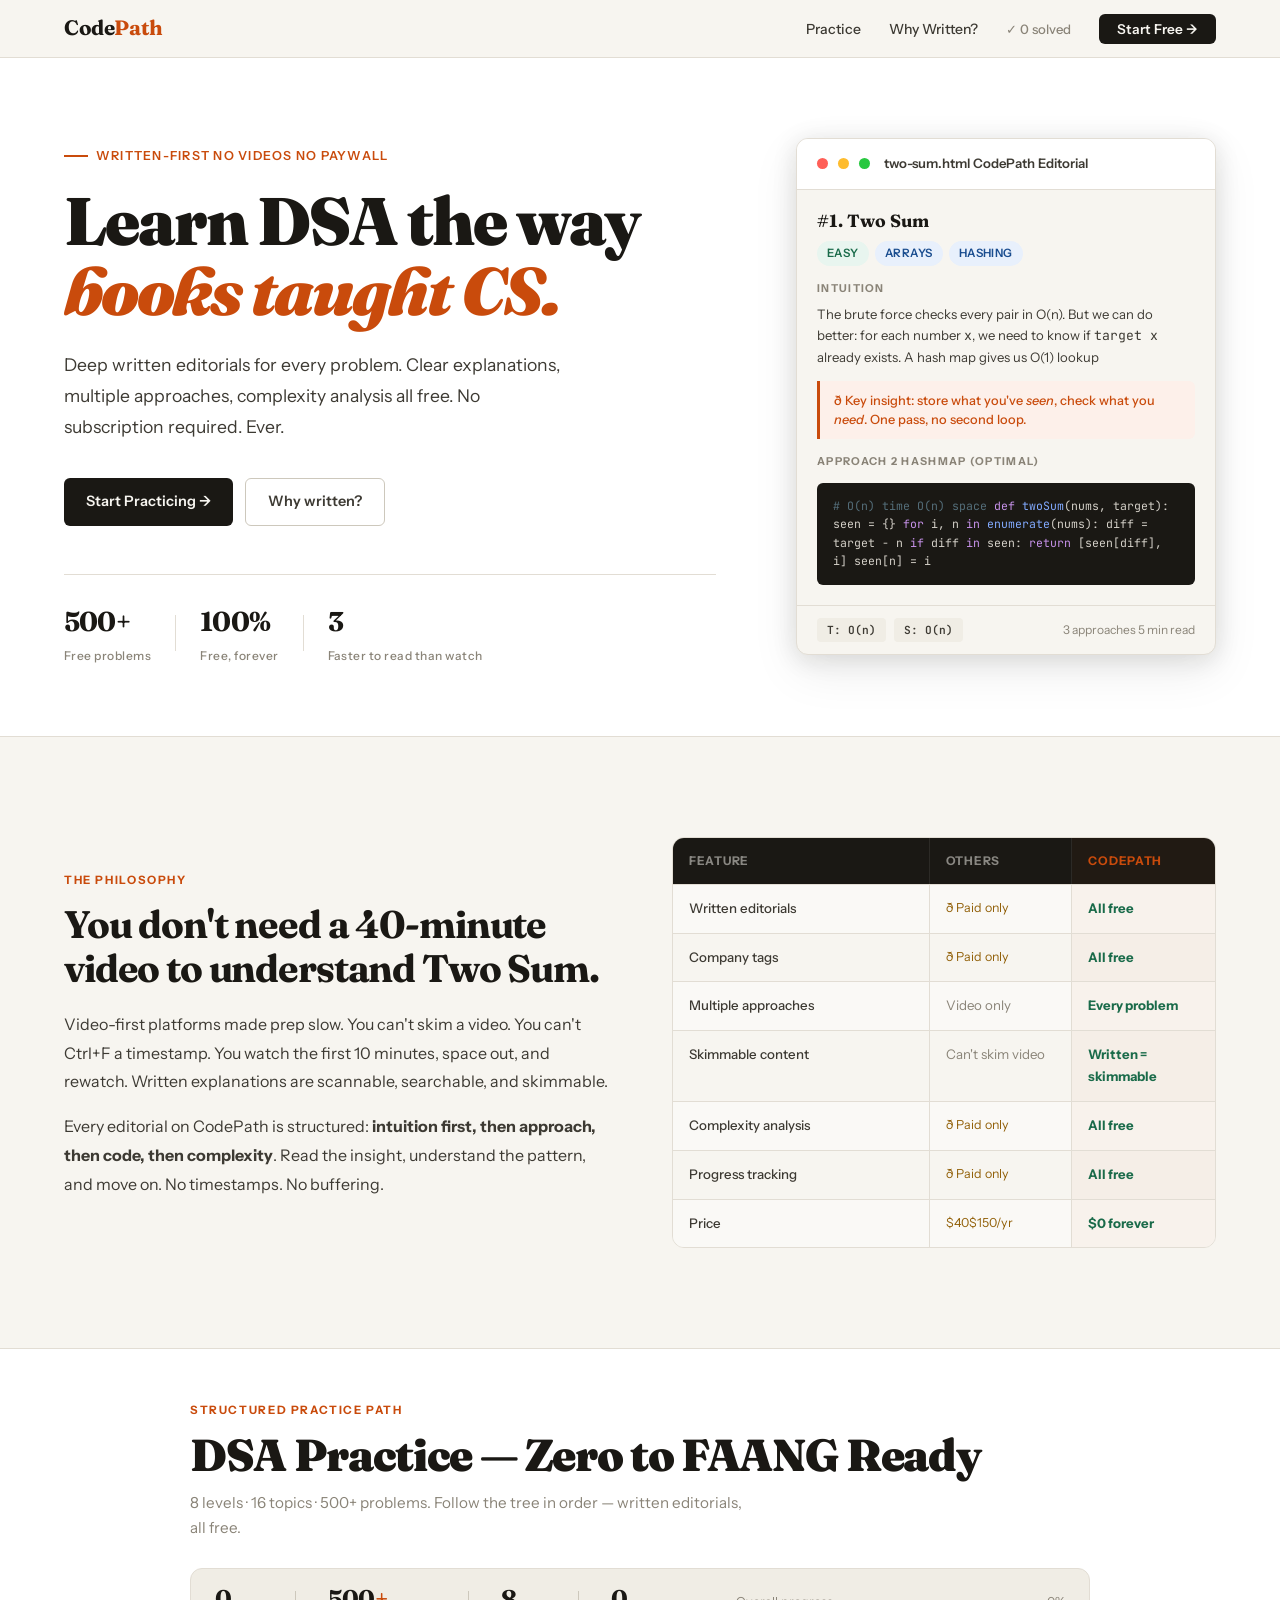
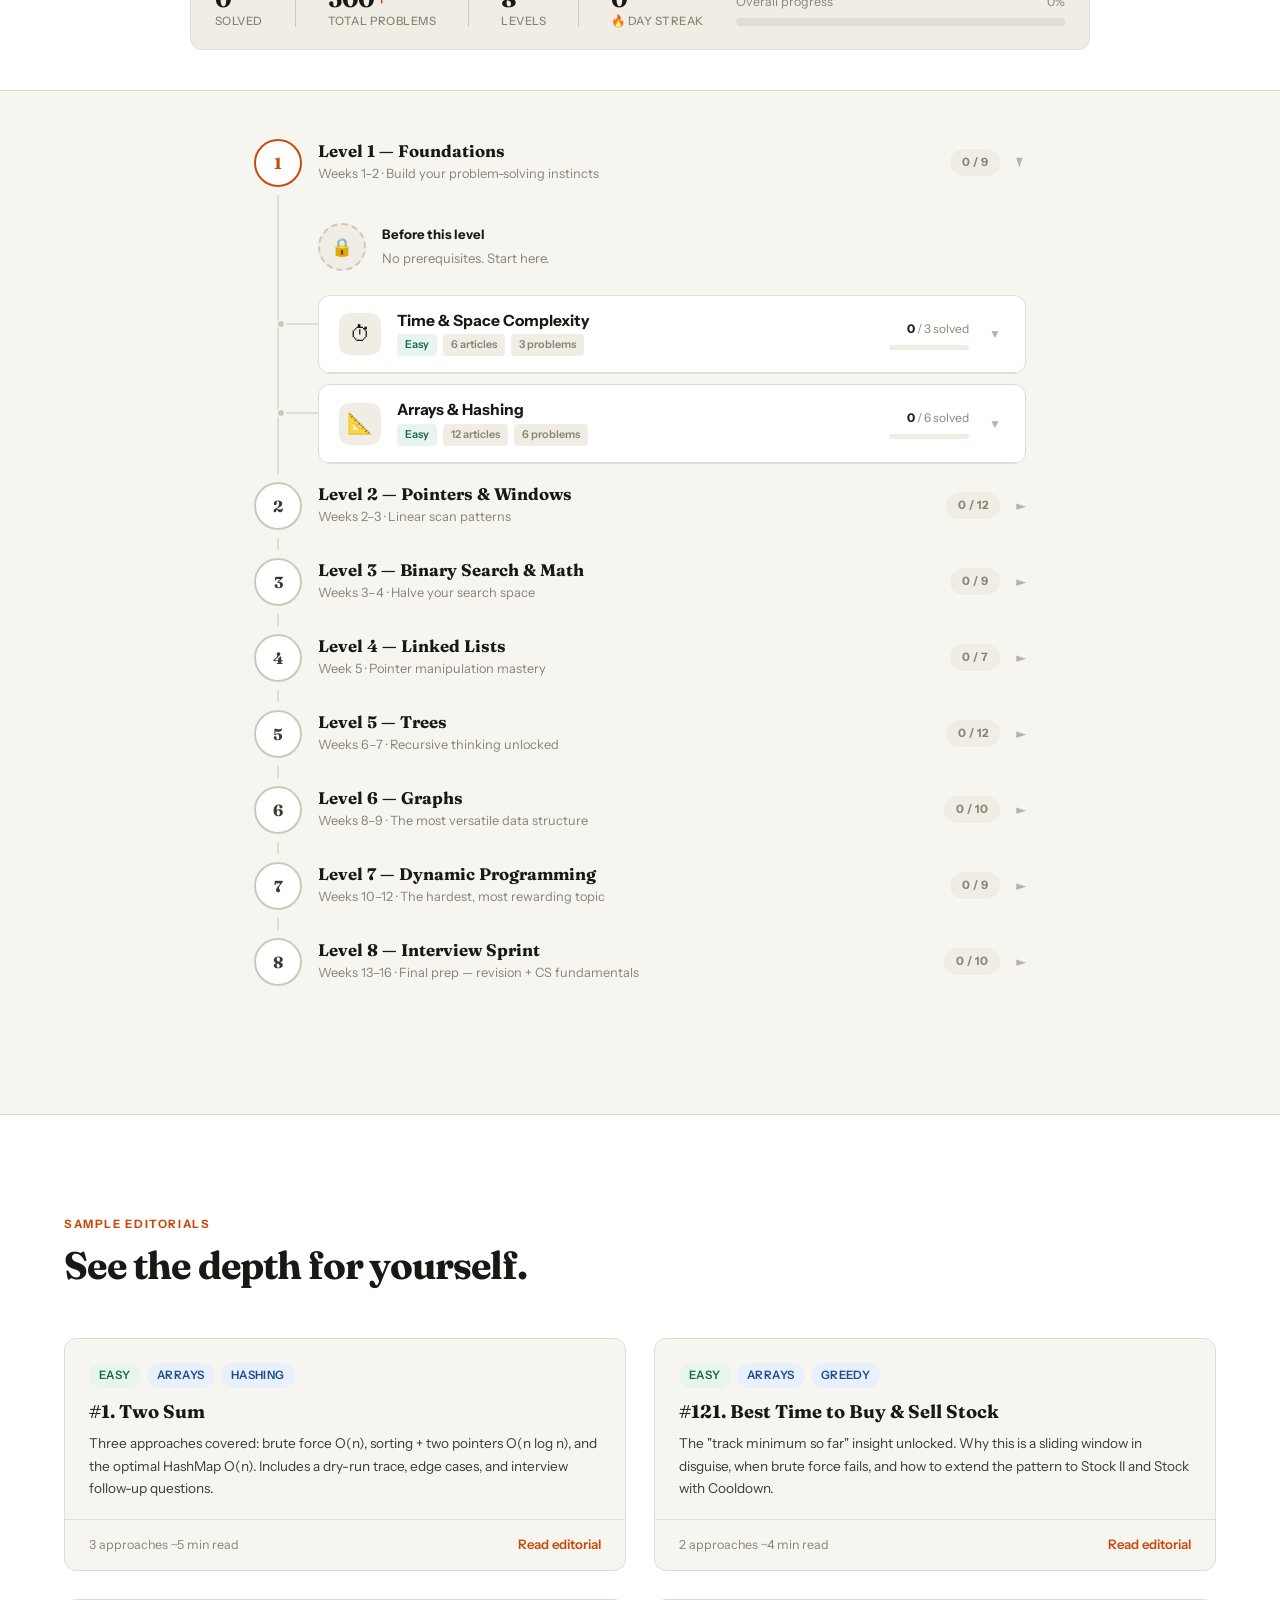
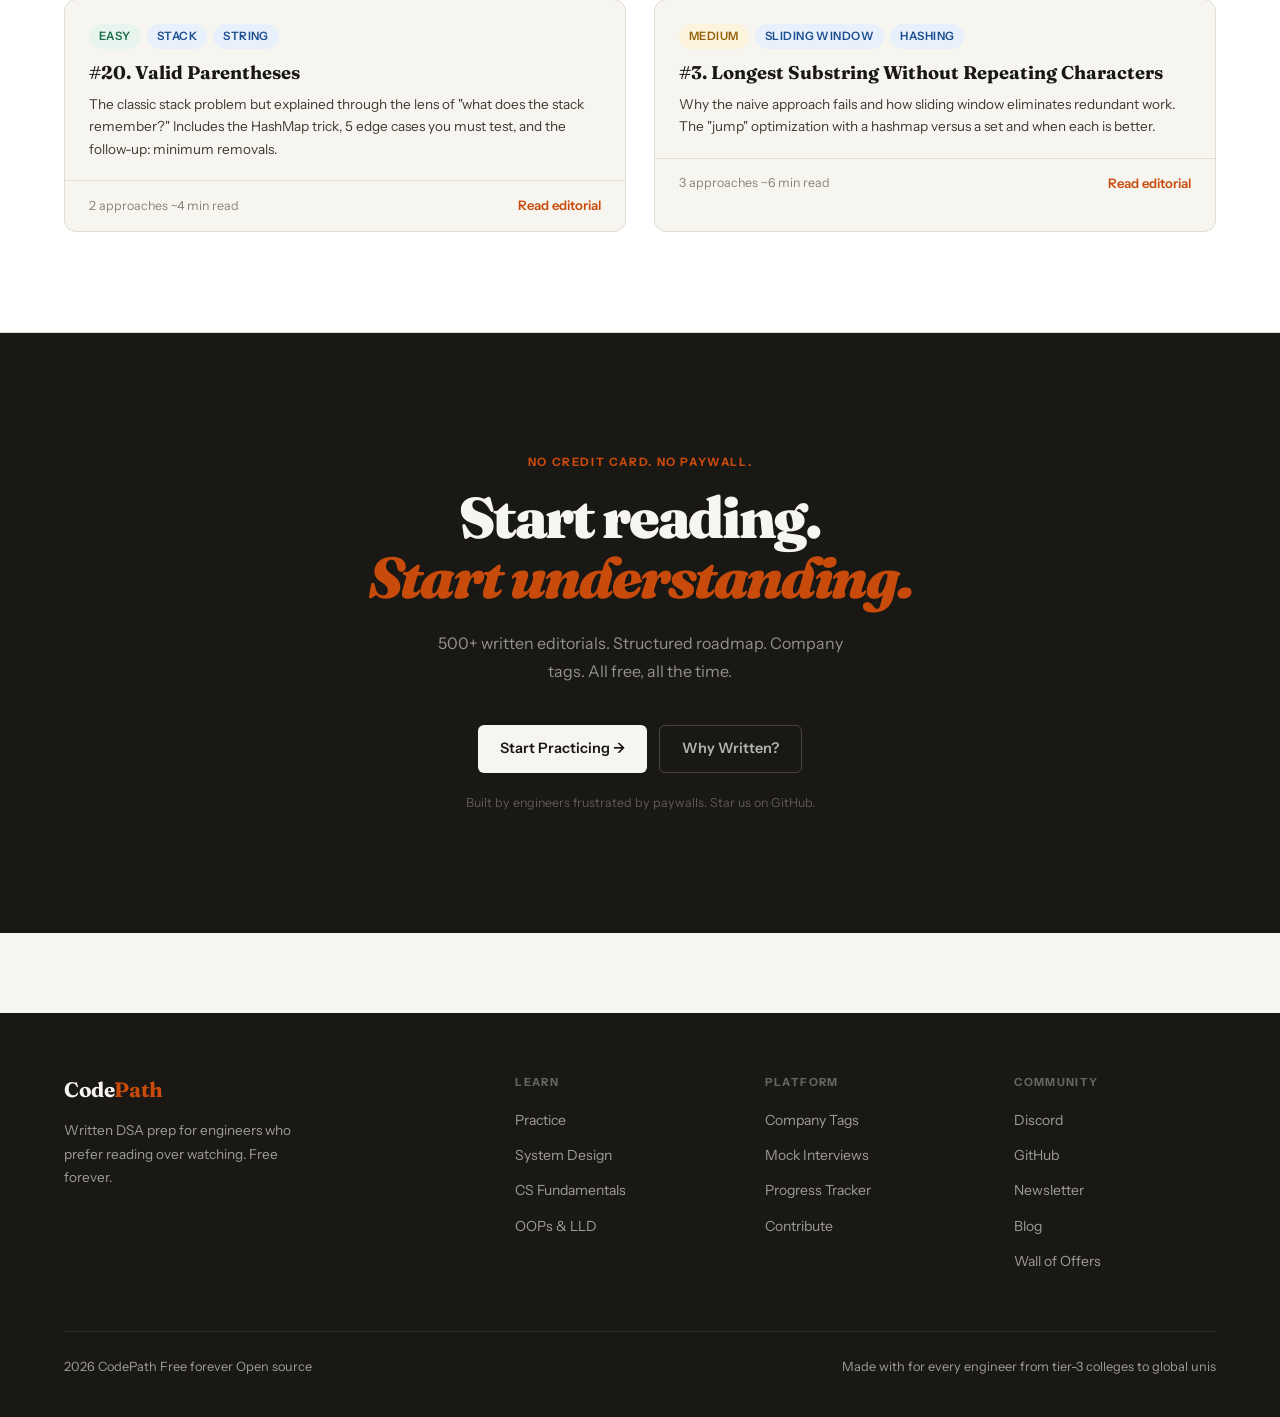
<file: index.html>
<!DOCTYPE html>
<html lang="en">
<head>
  <meta charset="UTF-8">
  <meta name="viewport" content="width=device-width, initial-scale=1.0">
  <title>CodePath — Written DSA Prep. Free Forever.</title>
  <meta name="description" content="Master Data Structures & Algorithms through clear written explanations, structured roadmaps, and 500+ free problems. No videos, no paywalls, no excuses.">
  <meta property="og:title" content="CodePath — Written DSA Prep. Free Forever.">
  <meta property="og:description" content="500+ problems with deep written editorials. All free. No subscription needed.">
  <meta name="twitter:card" content="summary_large_image">
  <!-- SHARED DESIGN SYSTEM -->
  <link rel="preconnect" href="https://fonts.googleapis.com">
  <link href="https://fonts.googleapis.com/css2?family=Fraunces:ital,opsz,wght@0,9..144,300;0,9..144,500;0,9..144,700;0,9..144,900;1,9..144,300;1,9..144,500&family=JetBrains+Mono:wght@400;500;600&family=Instrument+Sans:wght@400;500;600;700&display=swap" rel="stylesheet">
  <style>
/* CodePath — Shared Design System */

/* ── TOKENS ─────────────────────────────── */
:root {
  --bg:        #f7f5f0;
  --bg2:       #f0ede5;
  --surface:   #ffffff;
  --surface2:  #faf9f6;
  --border:    #e2ddd4;
  --border2:   #cdc8bc;

  --ink:       #1a1814;
  --ink2:      #3d3a33;
  --muted:     #8a8478;
  --faint:     #b8b3a8;

  --green:     #1a6b4a;
  --green-bg:  #e8f5ef;
  --amber:     #92610a;
  --amber-bg:  #fef3dc;
  --red:       #9b2020;
  --red-bg:    #fde8e8;
  --blue:      #1a4d8f;
  --blue-bg:   #e8f0fc;

  --accent:    #c94b0c;       /* editorial orange-red — distinctive */
  --accent-bg: #fdf0ea;

  --mono:      'JetBrains Mono', 'Courier New', monospace;
  --serif:     'Fraunces', Georgia, serif;
  --sans:      'Instrument Sans', system-ui, sans-serif;

  --radius:    6px;
  --radius-lg: 12px;
  --shadow:    0 1px 3px rgba(26,24,20,0.08), 0 4px 16px rgba(26,24,20,0.06);
  --shadow-lg: 0 4px 24px rgba(26,24,20,0.12), 0 16px 48px rgba(26,24,20,0.08);
}

/* ── RESET ──────────────────────────────── */
*, *::before, *::after { box-sizing: border-box; margin: 0; padding: 0; }
html { font-size: 16px; scroll-behavior: smooth; }

body {
  background: var(--bg);
  color: var(--ink);
  font-family: var(--sans);
  font-size: 1rem;
  line-height: 1.65;
  -webkit-font-smoothing: antialiased;
}

img { max-width: 100%; display: block; }
a { color: var(--accent); text-decoration: none; }
a:hover { text-decoration: underline; }
code { font-family: var(--mono); }

/* ── NAV ────────────────────────────────── */
.site-nav {
  position: sticky;
  top: 0;
  z-index: 100;
  background: rgba(247,245,240,0.92);
  backdrop-filter: blur(12px);
  -webkit-backdrop-filter: blur(12px);
  border-bottom: 1px solid var(--border);
  padding: 0 5%;
  height: 58px;
  display: flex;
  align-items: center;
  justify-content: space-between;
}

.nav-logo {
  font-family: var(--serif);
  font-weight: 700;
  font-size: 1.3rem;
  color: var(--ink);
  letter-spacing: -0.02em;
}

.nav-logo span { color: var(--accent); }

.nav-links {
  display: flex;
  align-items: center;
  gap: 28px;
  list-style: none;
}

.nav-links a {
  color: var(--ink2);
  font-size: 0.875rem;
  font-weight: 500;
  text-decoration: none;
  transition: color 0.15s;
}

.nav-links a:hover { color: var(--ink); }

.nav-links a.active { color: var(--accent); font-weight: 600; }

.nav-cta {
  background: var(--ink) !important;
  color: var(--bg) !important;
  padding: 7px 18px;
  border-radius: var(--radius);
  font-weight: 600 !important;
  font-size: 0.85rem !important;
  transition: background 0.15s !important;
}
.nav-cta:hover { background: var(--accent) !important; text-decoration: none !important; }

/* ── LAYOUT ─────────────────────────────── */
.container {
  max-width: 1160px;
  margin: 0 auto;
  padding: 0 5%;
}

.container--narrow {
  max-width: 780px;
  margin: 0 auto;
  padding: 0 5%;
}

/* ── TAGS / BADGES ──────────────────────── */
.badge {
  display: inline-flex;
  align-items: center;
  gap: 5px;
  padding: 3px 10px;
  border-radius: 99px;
  font-size: 0.72rem;
  font-weight: 600;
  letter-spacing: 0.04em;
  text-transform: uppercase;
  white-space: nowrap;
}

.badge--easy   { background: var(--green-bg); color: var(--green); }
.badge--medium { background: var(--amber-bg); color: var(--amber); }
.badge--hard   { background: var(--red-bg);   color: var(--red);   }
.badge--topic  { background: var(--blue-bg);  color: var(--blue);  }
.badge--new    { background: var(--accent-bg); color: var(--accent); }

/* ── BUTTONS ────────────────────────────── */
.btn {
  display: inline-flex;
  align-items: center;
  gap: 7px;
  padding: 11px 22px;
  border-radius: var(--radius);
  font-family: var(--sans);
  font-size: 0.9rem;
  font-weight: 600;
  cursor: pointer;
  border: none;
  text-decoration: none;
  transition: all 0.15s;
  white-space: nowrap;
}

.btn--primary {
  background: var(--ink);
  color: var(--bg);
}
.btn--primary:hover {
  background: var(--accent);
  text-decoration: none;
  color: white;
}

.btn--outline {
  background: transparent;
  color: var(--ink2);
  border: 1px solid var(--border2);
}
.btn--outline:hover {
  border-color: var(--ink);
  color: var(--ink);
  text-decoration: none;
}

.btn--ghost {
  background: transparent;
  color: var(--muted);
  padding: 8px 14px;
}
.btn--ghost:hover {
  background: var(--bg2);
  color: var(--ink);
  text-decoration: none;
}

/* ── DIVIDER ────────────────────────────── */
.divider {
  border: none;
  border-top: 1px solid var(--border);
  margin: 40px 0;
}

/* ── FOOTER ─────────────────────────────── */
.site-footer {
  background: var(--ink);
  color: rgba(247,245,240,0.6);
  padding: 60px 5% 40px;
  margin-top: 80px;
}

.footer-inner {
  max-width: 1160px;
  margin: 0 auto;
  display: grid;
  grid-template-columns: 2fr 1fr 1fr 1fr;
  gap: 48px;
  margin-bottom: 48px;
}

.footer-brand .nav-logo { color: var(--bg); }
.footer-brand p {
  margin-top: 12px;
  font-size: 0.85rem;
  line-height: 1.7;
  max-width: 260px;
}

.footer-col h5 {
  font-family: var(--sans);
  font-size: 0.7rem;
  font-weight: 700;
  letter-spacing: 0.12em;
  text-transform: uppercase;
  color: rgba(247,245,240,0.35);
  margin-bottom: 14px;
}

.footer-col ul { list-style: none; }
.footer-col li { margin-bottom: 9px; }
.footer-col a {
  color: rgba(247,245,240,0.6);
  font-size: 0.875rem;
  text-decoration: none;
  transition: color 0.15s;
}
.footer-col a:hover { color: var(--bg); }

.footer-bottom {
  max-width: 1160px;
  margin: 0 auto;
  padding-top: 24px;
  border-top: 1px solid rgba(247,245,240,0.1);
  display: flex;
  justify-content: space-between;
  align-items: center;
  font-size: 0.8rem;
}

/* ── UTILITIES ──────────────────────────── */
.text-muted   { color: var(--muted); }
.text-accent  { color: var(--accent); }
.text-serif   { font-family: var(--serif); }
.text-mono    { font-family: var(--mono); }
.sr-only { position: absolute; width: 1px; height: 1px; overflow: hidden; clip: rect(0,0,0,0); }

@media (max-width: 768px) {
  .nav-links { display: none; }
  .footer-inner { grid-template-columns: 1fr 1fr; gap: 32px; }
}

  </style>

  <style>
    /*  HOME-SPECIFIC STYLES  */

    /* HERO */
    .hero {
      padding: 80px 5% 70px;
      border-bottom: 1px solid var(--border);
      background: var(--surface);
    }

    .hero-inner {
      max-width: 1160px;
      margin: 0 auto;
      display: grid;
      grid-template-columns: 1fr 420px;
      gap: 80px;
      align-items: start;
    }

    .hero-eyebrow {
      display: inline-flex;
      align-items: center;
      gap: 8px;
      font-size: 0.78rem;
      font-weight: 600;
      letter-spacing: 0.1em;
      text-transform: uppercase;
      color: var(--accent);
      margin-bottom: 20px;
    }

    .hero-eyebrow::before {
      content: '';
      width: 24px; height: 2px;
      background: var(--accent);
      display: block;
    }

    .hero-headline {
      font-family: var(--serif);
      font-size: clamp(2.6rem, 5.5vw, 4.2rem);
      font-weight: 900;
      line-height: 1.04;
      letter-spacing: -0.03em;
      color: var(--ink);
      margin-bottom: 24px;
    }

    .hero-headline em {
      font-style: italic;
      color: var(--accent);
    }

    .hero-sub {
      font-size: 1.1rem;
      color: var(--ink2);
      max-width: 500px;
      line-height: 1.75;
      margin-bottom: 36px;
      font-weight: 400;
    }

    .hero-actions {
      display: flex;
      gap: 12px;
      flex-wrap: wrap;
      margin-bottom: 48px;
    }

    .hero-proof {
      display: flex;
      align-items: center;
      gap: 24px;
      padding-top: 24px;
      border-top: 1px solid var(--border);
    }

    .proof-item {
      display: flex;
      flex-direction: column;
      gap: 2px;
    }

    .proof-num {
      font-family: var(--serif);
      font-size: 1.7rem;
      font-weight: 700;
      color: var(--ink);
      letter-spacing: -0.03em;
    }

    .proof-label {
      font-size: 0.75rem;
      color: var(--muted);
      font-weight: 500;
      letter-spacing: 0.04em;
    }

    .proof-divider {
      width: 1px;
      height: 36px;
      background: var(--border);
    }

    /* EDITORIAL PREVIEW CARD */
    .preview-card {
      background: var(--bg);
      border: 1px solid var(--border);
      border-radius: var(--radius-lg);
      overflow: hidden;
      box-shadow: var(--shadow-lg);
      font-size: 0.875rem;
    }

    .preview-header {
      background: var(--surface);
      border-bottom: 1px solid var(--border);
      padding: 14px 20px;
      display: flex;
      align-items: center;
      gap: 10px;
    }

    .preview-dot { width: 11px; height: 11px; border-radius: 50%; }

    .preview-title {
      font-family: var(--sans);
      font-weight: 600;
      font-size: 0.82rem;
      color: var(--ink2);
      margin-left: 4px;
    }

    .preview-body { padding: 20px; }

    .preview-problem-title {
      font-family: var(--serif);
      font-size: 1.1rem;
      font-weight: 700;
      color: var(--ink);
      margin-bottom: 10px;
      line-height: 1.2;
    }

    .preview-tags {
      display: flex;
      gap: 6px;
      flex-wrap: wrap;
      margin-bottom: 14px;
    }

    .preview-section-label {
      font-size: 0.68rem;
      font-weight: 700;
      letter-spacing: 0.12em;
      text-transform: uppercase;
      color: var(--muted);
      margin-bottom: 6px;
      margin-top: 14px;
    }

    .preview-text {
      font-size: 0.82rem;
      line-height: 1.65;
      color: var(--ink2);
    }

    .preview-insight {
      background: var(--accent-bg);
      border-left: 3px solid var(--accent);
      padding: 10px 14px;
      border-radius: 0 var(--radius) var(--radius) 0;
      margin: 12px 0;
    }

    .preview-insight p {
      font-size: 0.8rem;
      color: var(--accent);
      font-weight: 500;
      line-height: 1.5;
    }

    .preview-code {
      background: var(--ink);
      color: #d4d0c8;
      padding: 14px 16px;
      border-radius: var(--radius);
      font-family: var(--mono);
      font-size: 0.72rem;
      line-height: 1.6;
      overflow-x: auto;
      margin-top: 12px;
    }

    .preview-code .kw  { color: #c792ea; }
    .preview-code .fn  { color: #82aaff; }
    .preview-code .cm  { color: #546e7a; }
    .preview-code .str { color: #c3e88d; }
    .preview-code .num { color: #f78c6c; }

    .preview-footer {
      border-top: 1px solid var(--border);
      padding: 12px 20px;
      display: flex;
      justify-content: space-between;
      align-items: center;
      font-size: 0.75rem;
      color: var(--muted);
    }

    .complexity-pills {
      display: flex;
      gap: 8px;
    }

    .cpill {
      background: var(--bg2);
      padding: 3px 10px;
      border-radius: 4px;
      font-family: var(--mono);
      font-size: 0.7rem;
      font-weight: 600;
      color: var(--ink2);
    }

    /*  WHY SECTION  */
    .why-section {
      padding: 100px 5%;
      background: var(--bg);
    }

    .why-grid {
      display: grid;
      grid-template-columns: 1fr 1fr;
      gap: 64px;
      max-width: 1160px;
      margin: 0 auto;
      align-items: center;
    }

    .why-label {
      font-size: 0.72rem;
      font-weight: 700;
      letter-spacing: 0.14em;
      text-transform: uppercase;
      color: var(--accent);
      margin-bottom: 12px;
    }

    .why-title {
      font-family: var(--serif);
      font-size: clamp(1.9rem, 3vw, 2.6rem);
      font-weight: 700;
      letter-spacing: -0.03em;
      color: var(--ink);
      line-height: 1.15;
      margin-bottom: 20px;
    }

    .why-body {
      color: var(--ink2);
      font-size: 1rem;
      line-height: 1.8;
      margin-bottom: 16px;
    }

    .why-compare {
      display: flex;
      flex-direction: column;
      gap: 0;
      border: 1px solid var(--border);
      border-radius: var(--radius-lg);
      overflow: hidden;
    }

    .compare-row {
      display: grid;
      grid-template-columns: 1.8fr 1fr 1fr;
      border-bottom: 1px solid var(--border);
    }

    .compare-row:last-child { border-bottom: none; }

    .compare-row.header-row {
      background: var(--ink);
    }

    .compare-cell {
      padding: 13px 16px;
      font-size: 0.83rem;
      border-right: 1px solid var(--border);
    }

    .compare-cell:last-child { border-right: none; }

    .compare-row.header-row .compare-cell {
      font-weight: 700;
      font-size: 0.75rem;
      letter-spacing: 0.06em;
      text-transform: uppercase;
      color: rgba(247,245,240,0.5);
      border-right-color: rgba(255,255,255,0.08);
    }

    .compare-row.header-row .compare-cell.ours {
      color: var(--accent);
    }

    .compare-row:nth-child(even) { background: var(--surface2); }

    .compare-cell.feature { color: var(--ink2); font-weight: 500; }
    .compare-cell.yes { color: var(--green); font-weight: 700; font-size: 0.82rem; }
    .compare-cell.no  { color: var(--muted); }
    .compare-cell.paid { color: var(--amber); font-size: 0.78rem; }
    .compare-cell.ours { background: rgba(201,75,12,0.04); }

    /*  TOPICS SECTION  */
    .topics-section {
      padding: 100px 5%;
      background: var(--surface);
      border-top: 1px solid var(--border);
      border-bottom: 1px solid var(--border);
    }

    .topics-header {
      max-width: 1160px;
      margin: 0 auto 52px;
      display: flex;
      justify-content: space-between;
      align-items: flex-end;
    }

    .section-eyebrow {
      font-size: 0.72rem;
      font-weight: 700;
      letter-spacing: 0.14em;
      text-transform: uppercase;
      color: var(--accent);
      margin-bottom: 10px;
    }

    .section-title {
      font-family: var(--serif);
      font-size: clamp(1.8rem, 3vw, 2.4rem);
      font-weight: 700;
      letter-spacing: -0.03em;
      color: var(--ink);
      line-height: 1.1;
    }

    .topics-grid {
      max-width: 1160px;
      margin: 0 auto;
      display: grid;
      grid-template-columns: repeat(4, 1fr);
      gap: 12px;
    }

    .topic-card {
      background: var(--bg);
      border: 1px solid var(--border);
      border-radius: var(--radius-lg);
      padding: 22px 20px;
      text-decoration: none;
      color: var(--ink);
      display: flex;
      flex-direction: column;
      gap: 10px;
      transition: border-color 0.15s, box-shadow 0.15s, transform 0.15s;
      cursor: pointer;
    }

    .topic-card:hover {
      border-color: var(--accent);
      box-shadow: 0 4px 16px rgba(201,75,12,0.08);
      transform: translateY(-2px);
      text-decoration: none;
    }

    .topic-icon {
      font-size: 1.5rem;
      line-height: 1;
    }

    .topic-name {
      font-family: var(--sans);
      font-size: 0.9rem;
      font-weight: 700;
      color: var(--ink);
      line-height: 1.3;
    }

    .topic-meta {
      display: flex;
      justify-content: space-between;
      align-items: center;
      margin-top: auto;
    }

    .topic-count { font-size: 0.75rem; color: var(--muted); }

    .topic-progress {
      font-size: 0.7rem;
      font-weight: 600;
      color: var(--green);
    }

    /*  ROADMAP SECTION  */
    .roadmap-section {
      padding: 100px 5%;
      background: var(--bg);
    }

    .roadmap-inner {
      max-width: 1160px;
      margin: 0 auto;
    }

    .roadmap-header { margin-bottom: 52px; }

    .phases {
      display: grid;
      gap: 0;
    }

    .phase {
      display: grid;
      grid-template-columns: 80px 1fr;
      gap: 0;
      position: relative;
    }

    .phase-left {
      display: flex;
      flex-direction: column;
      align-items: center;
      padding-top: 4px;
    }

    .phase-num {
      width: 44px; height: 44px;
      border-radius: 50%;
      background: var(--surface);
      border: 2px solid var(--border2);
      display: flex; align-items: center; justify-content: center;
      font-family: var(--serif);
      font-size: 1.1rem;
      font-weight: 700;
      color: var(--ink);
      flex-shrink: 0;
      position: relative;
      z-index: 1;
      transition: border-color 0.15s, background 0.15s;
    }

    .phase:hover .phase-num {
      border-color: var(--accent);
      background: var(--accent-bg);
      color: var(--accent);
    }

    .phase-line {
      width: 2px;
      flex: 1;
      background: var(--border);
      min-height: 32px;
    }

    .phase:last-child .phase-line { display: none; }

    .phase-content {
      padding: 0 0 44px 24px;
    }

    .phase-tag {
      font-size: 0.7rem;
      font-weight: 700;
      letter-spacing: 0.1em;
      text-transform: uppercase;
      color: var(--muted);
      margin-bottom: 6px;
    }

    .phase-title {
      font-family: var(--serif);
      font-size: 1.3rem;
      font-weight: 700;
      color: var(--ink);
      margin-bottom: 8px;
    }

    .phase-desc {
      font-size: 0.9rem;
      color: var(--ink2);
      line-height: 1.7;
      max-width: 540px;
      margin-bottom: 14px;
    }

    .phase-topics {
      display: flex;
      flex-wrap: wrap;
      gap: 6px;
    }

    .phase-topic-chip {
      background: var(--surface);
      border: 1px solid var(--border);
      border-radius: 99px;
      padding: 4px 12px;
      font-size: 0.75rem;
      font-weight: 500;
      color: var(--ink2);
      white-space: nowrap;
    }

    /*  EDITORIAL EXCERPT SECTION  */
    .editorial-section {
      padding: 100px 5%;
      background: var(--surface);
      border-top: 1px solid var(--border);
      border-bottom: 1px solid var(--border);
    }

    .editorial-grid {
      max-width: 1160px;
      margin: 0 auto;
      display: grid;
      grid-template-columns: 1fr 1fr;
      gap: 28px;
      margin-top: 52px;
    }

    .editorial-card {
      border: 1px solid var(--border);
      border-radius: var(--radius-lg);
      overflow: hidden;
      background: var(--bg);
      text-decoration: none;
      color: var(--ink);
      transition: border-color 0.15s, box-shadow 0.15s;
      display: block;
    }

    .editorial-card:hover {
      border-color: var(--accent);
      box-shadow: var(--shadow);
      text-decoration: none;
    }

    .editorial-card-top {
      padding: 24px 24px 20px;
      border-bottom: 1px solid var(--border);
    }

    .editorial-card-tags {
      display: flex;
      gap: 6px;
      flex-wrap: wrap;
      margin-bottom: 12px;
    }

    .editorial-card-title {
      font-family: var(--serif);
      font-size: 1.15rem;
      font-weight: 700;
      color: var(--ink);
      line-height: 1.3;
      margin-bottom: 8px;
    }

    .editorial-card-excerpt {
      font-size: 0.85rem;
      color: var(--ink2);
      line-height: 1.65;
    }

    .editorial-card-bottom {
      padding: 14px 24px;
      display: flex;
      justify-content: space-between;
      align-items: center;
      font-size: 0.78rem;
      color: var(--muted);
    }

    .read-link {
      font-weight: 600;
      font-size: 0.82rem;
      color: var(--accent);
      display: flex;
      align-items: center;
      gap: 4px;
    }

    /*  CTA SECTION  */
    .cta-section {
      padding: 120px 5%;
      background: var(--ink);
      text-align: center;
    }

    .cta-eyebrow {
      font-size: 0.72rem;
      font-weight: 700;
      letter-spacing: 0.14em;
      text-transform: uppercase;
      color: var(--accent);
      margin-bottom: 16px;
    }

    .cta-title {
      font-family: var(--serif);
      font-size: clamp(2.2rem, 5vw, 3.6rem);
      font-weight: 900;
      letter-spacing: -0.04em;
      color: var(--bg);
      line-height: 1.05;
      margin-bottom: 20px;
    }

    .cta-title em { font-style: italic; color: var(--accent); }

    .cta-sub {
      color: rgba(247,245,240,0.55);
      font-size: 1rem;
      max-width: 440px;
      margin: 0 auto 40px;
      line-height: 1.75;
    }

    .cta-buttons {
      display: flex;
      gap: 12px;
      justify-content: center;
      flex-wrap: wrap;
    }

    .btn--inverted {
      background: var(--bg);
      color: var(--ink);
    }

    .btn--inverted:hover {
      background: var(--accent);
      color: white;
      text-decoration: none;
    }

    .btn--ghost-light {
      background: transparent;
      border: 1px solid rgba(247,245,240,0.2);
      color: rgba(247,245,240,0.7);
      padding: 11px 22px;
      border-radius: var(--radius);
      font-size: 0.9rem;
      font-weight: 600;
      text-decoration: none;
      transition: all 0.15s;
    }

    .btn--ghost-light:hover {
      border-color: var(--bg);
      color: var(--bg);
      text-decoration: none;
    }

    .cta-footnote {
      margin-top: 20px;
      font-size: 0.78rem;
      color: rgba(247,245,240,0.3);
    }

    /*  RESPONSIVE  */
    @media (max-width: 900px) {
      .hero-inner { grid-template-columns: 1fr; gap: 40px; }
      .why-grid { grid-template-columns: 1fr; }
      .editorial-grid { grid-template-columns: 1fr; }
      .topics-grid { grid-template-columns: repeat(2, 1fr); }
    }

    @media (max-width: 600px) {
      .topics-grid { grid-template-columns: 1fr 1fr; }
      .hero-headline { font-size: 2.3rem; }
    }
  </style>
  <style>
/* CodePath — Shared Design System */

/* ── TOKENS ─────────────────────────────── */
:root {
  --bg:        #f7f5f0;
  --bg2:       #f0ede5;
  --surface:   #ffffff;
  --surface2:  #faf9f6;
  --border:    #e2ddd4;
  --border2:   #cdc8bc;

  --ink:       #1a1814;
  --ink2:      #3d3a33;
  --muted:     #8a8478;
  --faint:     #b8b3a8;

  --green:     #1a6b4a;
  --green-bg:  #e8f5ef;
  --amber:     #92610a;
  --amber-bg:  #fef3dc;
  --red:       #9b2020;
  --red-bg:    #fde8e8;
  --blue:      #1a4d8f;
  --blue-bg:   #e8f0fc;

  --accent:    #c94b0c;       /* editorial orange-red — distinctive */
  --accent-bg: #fdf0ea;

  --mono:      'JetBrains Mono', 'Courier New', monospace;
  --serif:     'Fraunces', Georgia, serif;
  --sans:      'Instrument Sans', system-ui, sans-serif;

  --radius:    6px;
  --radius-lg: 12px;
  --shadow:    0 1px 3px rgba(26,24,20,0.08), 0 4px 16px rgba(26,24,20,0.06);
  --shadow-lg: 0 4px 24px rgba(26,24,20,0.12), 0 16px 48px rgba(26,24,20,0.08);
}

/* ── RESET ──────────────────────────────── */
*, *::before, *::after { box-sizing: border-box; margin: 0; padding: 0; }
html { font-size: 16px; scroll-behavior: smooth; }

body {
  background: var(--bg);
  color: var(--ink);
  font-family: var(--sans);
  font-size: 1rem;
  line-height: 1.65;
  -webkit-font-smoothing: antialiased;
}

img { max-width: 100%; display: block; }
a { color: var(--accent); text-decoration: none; }
a:hover { text-decoration: underline; }
code { font-family: var(--mono); }

/* ── NAV ────────────────────────────────── */
.site-nav {
  position: sticky;
  top: 0;
  z-index: 100;
  background: rgba(247,245,240,0.92);
  backdrop-filter: blur(12px);
  -webkit-backdrop-filter: blur(12px);
  border-bottom: 1px solid var(--border);
  padding: 0 5%;
  height: 58px;
  display: flex;
  align-items: center;
  justify-content: space-between;
}

.nav-logo {
  font-family: var(--serif);
  font-weight: 700;
  font-size: 1.3rem;
  color: var(--ink);
  letter-spacing: -0.02em;
}

.nav-logo span { color: var(--accent); }

.nav-links {
  display: flex;
  align-items: center;
  gap: 28px;
  list-style: none;
}

.nav-links a {
  color: var(--ink2);
  font-size: 0.875rem;
  font-weight: 500;
  text-decoration: none;
  transition: color 0.15s;
}

.nav-links a:hover { color: var(--ink); }

.nav-links a.active { color: var(--accent); font-weight: 600; }

.nav-cta {
  background: var(--ink) !important;
  color: var(--bg) !important;
  padding: 7px 18px;
  border-radius: var(--radius);
  font-weight: 600 !important;
  font-size: 0.85rem !important;
  transition: background 0.15s !important;
}
.nav-cta:hover { background: var(--accent) !important; text-decoration: none !important; }

/* ── LAYOUT ─────────────────────────────── */
.container {
  max-width: 1160px;
  margin: 0 auto;
  padding: 0 5%;
}

.container--narrow {
  max-width: 780px;
  margin: 0 auto;
  padding: 0 5%;
}

/* ── TAGS / BADGES ──────────────────────── */
.badge {
  display: inline-flex;
  align-items: center;
  gap: 5px;
  padding: 3px 10px;
  border-radius: 99px;
  font-size: 0.72rem;
  font-weight: 600;
  letter-spacing: 0.04em;
  text-transform: uppercase;
  white-space: nowrap;
}

.badge--easy   { background: var(--green-bg); color: var(--green); }
.badge--medium { background: var(--amber-bg); color: var(--amber); }
.badge--hard   { background: var(--red-bg);   color: var(--red);   }
.badge--topic  { background: var(--blue-bg);  color: var(--blue);  }
.badge--new    { background: var(--accent-bg); color: var(--accent); }

/* ── BUTTONS ────────────────────────────── */
.btn {
  display: inline-flex;
  align-items: center;
  gap: 7px;
  padding: 11px 22px;
  border-radius: var(--radius);
  font-family: var(--sans);
  font-size: 0.9rem;
  font-weight: 600;
  cursor: pointer;
  border: none;
  text-decoration: none;
  transition: all 0.15s;
  white-space: nowrap;
}

.btn--primary {
  background: var(--ink);
  color: var(--bg);
}
.btn--primary:hover {
  background: var(--accent);
  text-decoration: none;
  color: white;
}

.btn--outline {
  background: transparent;
  color: var(--ink2);
  border: 1px solid var(--border2);
}
.btn--outline:hover {
  border-color: var(--ink);
  color: var(--ink);
  text-decoration: none;
}

.btn--ghost {
  background: transparent;
  color: var(--muted);
  padding: 8px 14px;
}
.btn--ghost:hover {
  background: var(--bg2);
  color: var(--ink);
  text-decoration: none;
}

/* ── DIVIDER ────────────────────────────── */
.divider {
  border: none;
  border-top: 1px solid var(--border);
  margin: 40px 0;
}

/* ── FOOTER ─────────────────────────────── */
.site-footer {
  background: var(--ink);
  color: rgba(247,245,240,0.6);
  padding: 60px 5% 40px;
  margin-top: 80px;
}

.footer-inner {
  max-width: 1160px;
  margin: 0 auto;
  display: grid;
  grid-template-columns: 2fr 1fr 1fr 1fr;
  gap: 48px;
  margin-bottom: 48px;
}

.footer-brand .nav-logo { color: var(--bg); }
.footer-brand p {
  margin-top: 12px;
  font-size: 0.85rem;
  line-height: 1.7;
  max-width: 260px;
}

.footer-col h5 {
  font-family: var(--sans);
  font-size: 0.7rem;
  font-weight: 700;
  letter-spacing: 0.12em;
  text-transform: uppercase;
  color: rgba(247,245,240,0.35);
  margin-bottom: 14px;
}

.footer-col ul { list-style: none; }
.footer-col li { margin-bottom: 9px; }
.footer-col a {
  color: rgba(247,245,240,0.6);
  font-size: 0.875rem;
  text-decoration: none;
  transition: color 0.15s;
}
.footer-col a:hover { color: var(--bg); }

.footer-bottom {
  max-width: 1160px;
  margin: 0 auto;
  padding-top: 24px;
  border-top: 1px solid rgba(247,245,240,0.1);
  display: flex;
  justify-content: space-between;
  align-items: center;
  font-size: 0.8rem;
}

/* ── UTILITIES ──────────────────────────── */
.text-muted   { color: var(--muted); }
.text-accent  { color: var(--accent); }
.text-serif   { font-family: var(--serif); }
.text-mono    { font-family: var(--mono); }
.sr-only { position: absolute; width: 1px; height: 1px; overflow: hidden; clip: rect(0,0,0,0); }

@media (max-width: 768px) {
  .nav-links { display: none; }
  .footer-inner { grid-template-columns: 1fr 1fr; gap: 32px; }
}

</style>
  <style>
  /* ── PRACTICE SECTION ───────────────────── */
  .practice-section { background: var(--bg); border-top: 1px solid var(--border); }
  .practice-header { background: var(--surface); border-bottom: 1px solid var(--border); padding: 52px 5% 40px; }
  .practice-header-inner { max-width: 900px; margin: 0 auto; }
  .page-title { font-family: var(--serif); font-size: clamp(1.9rem,4vw,2.8rem); font-weight: 900; letter-spacing: -0.03em; color: var(--ink); line-height: 1.1; margin-bottom: 10px; }
  .page-sub { color: var(--muted); font-size: 0.95rem; max-width: 560px; margin-bottom: 28px; }
  .stats-bar { display:flex; gap:32px; flex-wrap:wrap; padding:18px 24px; background:var(--bg2); border:1px solid var(--border); border-radius:var(--radius-lg); align-items:center; }
  .stat-item { display:flex; flex-direction:column; gap:1px; }
  .stat-num { font-family:var(--serif); font-size:1.5rem; font-weight:700; color:var(--ink); letter-spacing:-0.03em; line-height:1; }
  .stat-label { font-size:0.72rem; color:var(--muted); font-weight:500; letter-spacing:0.04em; text-transform:uppercase; }
  .stat-divider { width:1px; height:36px; background:var(--border2); }
  .overall-bar-wrap { flex:1; min-width:180px; }
  .overall-bar-label { font-size:0.78rem; color:var(--muted); margin-bottom:6px; display:flex; justify-content:space-between; }
  .overall-bar { height:8px; background:var(--border); border-radius:99px; overflow:hidden; }
  .overall-bar-fill { height:100%; background:linear-gradient(90deg,var(--green),#2ecc89); border-radius:99px; transition:width 0.8s ease; }
  .roadmap-wrap { max-width:900px; margin:0 auto; padding:48px 5% 100px; }
  .level-block { margin-bottom:8px; position:relative; }
  .level-block::before { content:''; position:absolute; left:23px; top:56px; bottom:0; width:2px; background:var(--border); z-index:0; }
  .level-block:last-child::before { display:none; }
  .level-header { display:flex; align-items:center; gap:16px; padding:0 0 20px; position:relative; z-index:1; cursor:pointer; user-select:none; }
  .level-badge { width:48px; height:48px; flex-shrink:0; border-radius:50%; background:var(--surface); border:2px solid var(--border2); display:flex; align-items:center; justify-content:center; font-family:var(--serif); font-size:1rem; font-weight:700; color:var(--ink2); transition:border-color .2s,background .2s,color .2s; position:relative; z-index:2; }
  .level-block.unlocked .level-badge,.level-block.active .level-badge { border-color:var(--accent); color:var(--accent); }
  .level-block.completed .level-badge { background:var(--green); border-color:var(--green); color:white; }
  .level-meta { flex:1; }
  .level-name { font-family:var(--serif); font-size:1.05rem; font-weight:700; color:var(--ink); line-height:1.2; margin-bottom:2px; }
  .level-desc { font-size:0.8rem; color:var(--muted); }
  .level-progress-pill { font-size:0.72rem; font-weight:700; padding:4px 12px; border-radius:99px; background:var(--bg2); color:var(--muted); white-space:nowrap; letter-spacing:0.04em; transition:background .2s,color .2s; }
  .level-block.completed .level-progress-pill { background:var(--green-bg); color:var(--green); }
  .level-block.active .level-progress-pill { background:var(--accent-bg); color:var(--accent); }
  .level-chevron { color:var(--faint); font-size:0.8rem; transition:transform .2s; flex-shrink:0; }
  .level-block.open .level-chevron { transform:rotate(90deg); }
  .level-body { padding-left:64px; overflow:hidden; max-height:0; transition:max-height .35s ease; }
  .level-block.open .level-body { max-height:3000px; }
  .topic-row { position:relative; margin-bottom:10px; }
  .topic-row::before { content:''; position:absolute; left:-42px; top:24px; width:10px; height:10px; border-radius:50%; background:var(--border2); border:2px solid var(--bg); transition:background .2s; z-index:2; }
  .topic-row::after { content:''; position:absolute; left:-32px; top:28px; width:32px; height:2px; background:var(--border); }
  .topic-row.t-solved::before { background:var(--green); }
  .topic-row.t-partial::before { background:var(--amber); }
  .topic-row.t-active::before { background:var(--accent); }
  .topic-card-tree { background:var(--surface); border:1px solid var(--border); border-radius:var(--radius-lg); overflow:hidden; transition:border-color .15s,box-shadow .15s; cursor:pointer; }
  .topic-card-tree:hover { border-color:var(--accent); box-shadow:var(--shadow); }
  .topic-row.t-solved .topic-card-tree { border-color:#b3ddc9; }
  .topic-row.t-active .topic-card-tree { border-color:rgba(201,75,12,0.35); }
  .topic-card-top { display:flex; align-items:center; gap:16px; padding:16px 20px; user-select:none; }
  .topic-icon-wrap { width:42px; height:42px; flex-shrink:0; border-radius:10px; display:flex; align-items:center; justify-content:center; font-size:1.3rem; background:var(--bg2); }
  .topic-info { flex:1; min-width:0; }
  .topic-name-tree { font-family:var(--sans); font-size:0.97rem; font-weight:700; color:var(--ink); line-height:1.2; margin-bottom:4px; }
  .topic-chips { display:flex; gap:6px; flex-wrap:wrap; }
  .chip { font-size:0.68rem; font-weight:600; padding:2px 8px; border-radius:4px; white-space:nowrap; background:var(--bg2); color:var(--muted); }
  .chip.easy { background:var(--green-bg); color:var(--green); }
  .chip.med  { background:var(--amber-bg); color:var(--amber); }
  .chip.hard { background:var(--red-bg);   color:var(--red); }
  .topic-right { display:flex; flex-direction:column; align-items:flex-end; gap:6px; flex-shrink:0; }
  .topic-counts { font-size:0.75rem; color:var(--muted); text-align:right; }
  .topic-counts strong { color:var(--ink); font-weight:700; }
  .topic-progress-bar { width:80px; height:5px; background:var(--bg2); border-radius:99px; overflow:hidden; }
  .topic-progress-fill { height:100%; background:linear-gradient(90deg,var(--green),#2ecc89); border-radius:99px; transition:width .5s ease; }
  .topic-expand-btn { background:none; border:none; cursor:pointer; color:var(--faint); font-size:0.75rem; padding:4px; transition:color .15s,transform .2s; flex-shrink:0; }
  .topic-expand-btn:hover { color:var(--ink); }
  .topic-row.open .topic-expand-btn { transform:rotate(180deg); }
  .problem-list { border-top:1px solid var(--border); max-height:0; overflow:hidden; transition:max-height .3s ease; }
  .topic-row.open .problem-list { max-height:2000px; }
  .problem-item { display:flex; align-items:center; gap:12px; padding:10px 20px; border-bottom:1px solid var(--border); font-size:0.86rem; transition:background .1s; text-decoration:none; color:var(--ink2); }
  .problem-item:last-child { border-bottom:none; }
  .problem-item:hover { background:var(--bg2); }
  .p-status { width:14px; height:14px; flex-shrink:0; border-radius:50%; border:2px solid var(--border2); background:transparent; cursor:pointer; transition:background .15s,border-color .15s; position:relative; }
  .p-status.solved { background:var(--green); border-color:var(--green); }
  .p-status.solved::after { content:'\2713'; position:absolute; top:50%; left:50%; transform:translate(-50%,-50%); color:white; font-size:8px; font-weight:700; line-height:1; }
  .p-num { font-family:var(--mono); font-size:0.72rem; color:var(--faint); width:32px; flex-shrink:0; }
  .p-name { flex:1; font-weight:500; color:var(--ink2); }
  .p-diff { font-size:0.72rem; font-weight:700; flex-shrink:0; }
  .diff-e { color:var(--green); } .diff-m { color:var(--amber); } .diff-h { color:var(--red); }
  .p-read { font-size:0.72rem; font-weight:600; color:var(--accent); flex-shrink:0; }
  .checkpoint { display:flex; align-items:center; gap:16px; padding:16px 0; margin-bottom:8px; }
  .checkpoint-badge { width:48px; height:48px; flex-shrink:0; border-radius:50%; background:var(--bg2); border:2px dashed var(--border2); display:flex; align-items:center; justify-content:center; font-size:1.1rem; }
  .checkpoint-text { font-size:0.82rem; }
  .checkpoint-text strong { color:var(--ink); font-weight:700; display:block; margin-bottom:2px; }
  .checkpoint-text span { color:var(--muted); }
  </style>
</head>

<body>

<!-- NAV -->
<nav class="site-nav">
  <div class="nav-logo">Code<span>Path</span></div>
  <ul class="nav-links">
    <li><a href="#practice">Practice</a></li>
    <li><a href="#why">Why Written?</a></li>
    <li><a href="#" style="color:var(--muted);font-size:0.82rem;">✓ <span id="solved-counter">0</span> solved</a></li>
    <li><a href="#practice" class="nav-cta">Start Free →</a></li>
  </ul>
</nav>

<!-- 
     HERO
 -->
<section class="hero">
  <div class="hero-inner">

    <!-- LEFT COPY -->
    <div>
      <div class="hero-eyebrow">Written-first  No videos  No paywall</div>
      <h1 class="hero-headline">
        Learn DSA the way<br>
        <em>books taught CS.</em>
      </h1>
      <p class="hero-sub">
        Deep written editorials for every problem. Clear explanations, multiple approaches, complexity analysis  all free. No subscription required. Ever.
      </p>
      <div class="hero-actions">
        <a href="#practice" class="btn btn--primary">Start Practicing →</a>
        <a href="#why" class="btn btn--outline">Why written? </a>
      </div>
      <div class="hero-proof">
        <div class="proof-item">
          <span class="proof-num">500+</span>
          <span class="proof-label">Free problems</span>
        </div>
        <div class="proof-divider"></div>
        <div class="proof-item">
          <span class="proof-num">100%</span>
          <span class="proof-label">Free, forever</span>
        </div>
        <div class="proof-divider"></div>
        <div class="proof-item">
          <span class="proof-num">3</span>
          <span class="proof-label">Faster to read than watch</span>
        </div>
      </div>
    </div>

    <!-- RIGHT  EDITORIAL PREVIEW CARD -->
    <div class="preview-card reveal">
      <div class="preview-header">
        <div class="preview-dot" style="background:#ff5f57;"></div>
        <div class="preview-dot" style="background:#febc2e;"></div>
        <div class="preview-dot" style="background:#28c840;"></div>
        <span class="preview-title">two-sum.html  CodePath Editorial</span>
      </div>
      <div class="preview-body">
        <div class="preview-problem-title">#1. Two Sum</div>
        <div class="preview-tags">
          <span class="badge badge--easy">Easy</span>
          <span class="badge badge--topic">Arrays</span>
          <span class="badge badge--topic">Hashing</span>
        </div>

        <div class="preview-section-label">Intuition</div>
        <p class="preview-text">
          The brute force checks every pair in O(n). But we can do better: for each number <code>x</code>, we need to know if <code>target  x</code> already exists. A hash map gives us O(1) lookup
        </p>

        <div class="preview-insight">
          <p>ð Key insight: store what you've <em>seen</em>, check what you <em>need</em>. One pass, no second loop.</p>
        </div>

        <div class="preview-section-label">Approach 2  HashMap (optimal)</div>
        <div class="preview-code"><span class="cm"># O(n) time  O(n) space</span>
<span class="kw">def</span> <span class="fn">twoSum</span>(nums, target):
    seen = {}
    <span class="kw">for</span> i, n <span class="kw">in</span> <span class="fn">enumerate</span>(nums):
        diff = target - n
        <span class="kw">if</span> diff <span class="kw">in</span> seen:
            <span class="kw">return</span> [seen[diff], i]
        seen[n] = i</div>
      </div>
      <div class="preview-footer">
        <div class="complexity-pills">
          <span class="cpill">T: O(n)</span>
          <span class="cpill">S: O(n)</span>
        </div>
        <span>3 approaches  5 min read</span>
      </div>
    </div>

  </div>
</section>

<!-- 
     WHY WRITTEN
 -->
<section class="why-section" id="why">
  <div class="why-grid">
    <div class="reveal">
      <div class="why-label">The Philosophy</div>
      <h2 class="why-title">You don't need a 40-minute video to understand Two Sum.</h2>
      <p class="why-body">
        Video-first platforms made prep slow. You can't skim a video. You can't Ctrl+F a timestamp. You watch the first 10 minutes, space out, and rewatch. Written explanations are scannable, searchable, and skimmable.
      </p>
      <p class="why-body">
        Every editorial on CodePath is structured: <strong>intuition first, then approach, then code, then complexity</strong>. Read the insight, understand the pattern, and move on. No timestamps. No buffering.
      </p>
    </div>

    <div class="reveal">
      <div class="why-compare">
        <div class="compare-row header-row">
          <div class="compare-cell feature">Feature</div>
          <div class="compare-cell">Others</div>
          <div class="compare-cell ours">CodePath</div>
        </div>
        <div class="compare-row">
          <div class="compare-cell feature">Written editorials</div>
          <div class="compare-cell paid">ð Paid only</div>
          <div class="compare-cell yes ours"> All free</div>
        </div>
        <div class="compare-row">
          <div class="compare-cell feature">Company tags</div>
          <div class="compare-cell paid">ð Paid only</div>
          <div class="compare-cell yes ours"> All free</div>
        </div>
        <div class="compare-row">
          <div class="compare-cell feature">Multiple approaches</div>
          <div class="compare-cell no">Video only</div>
          <div class="compare-cell yes ours"> Every problem</div>
        </div>
        <div class="compare-row">
          <div class="compare-cell feature">Skimmable content</div>
          <div class="compare-cell no"> Can't skim video</div>
          <div class="compare-cell yes ours"> Written = skimmable</div>
        </div>
        <div class="compare-row">
          <div class="compare-cell feature">Complexity analysis</div>
          <div class="compare-cell paid">ð Paid only</div>
          <div class="compare-cell yes ours"> All free</div>
        </div>
        <div class="compare-row">
          <div class="compare-cell feature">Progress tracking</div>
          <div class="compare-cell paid">ð Paid only</div>
          <div class="compare-cell yes ours"> All free</div>
        </div>
        <div class="compare-row">
          <div class="compare-cell feature">Price</div>
          <div class="compare-cell paid">$40$150/yr</div>
          <div class="compare-cell yes ours">$0 forever</div>
        </div>
      </div>
    </div>
  </div>
</section>

<!-- PRACTICE -->
<section class="practice-section" id="practice">
  <div class="practice-header">
    <div class="practice-header-inner">
      <div class="section-eyebrow">Structured Practice Path</div>
      <h2 class="page-title">DSA Practice — Zero to FAANG Ready</h2>
      <p class="page-sub">8 levels &middot; 16 topics &middot; 500+ problems. Follow the tree in order &mdash; written editorials, all free.</p>
      <div class="stats-bar">
        <div class="stat-item">
          <div class="stat-num" id="total-solved">0</div>
          <div class="stat-label">Solved</div>
        </div>
        <div class="stat-divider"></div>
        <div class="stat-item">
          <div class="stat-num">500<span style="color:var(--accent)">+</span></div>
          <div class="stat-label">Total problems</div>
        </div>
        <div class="stat-divider"></div>
        <div class="stat-item">
          <div class="stat-num">8</div>
          <div class="stat-label">Levels</div>
        </div>
        <div class="stat-divider"></div>
        <div class="stat-item">
          <div class="stat-num" id="streak-num">0</div>
          <div class="stat-label">🔥 Day streak</div>
        </div>
        <div class="overall-bar-wrap">
          <div class="overall-bar-label">
            <span>Overall progress</span>
            <span id="pct-label">0%</span>
          </div>
          <div class="overall-bar"><div class="overall-bar-fill" id="overall-fill" style="width:0%"></div></div>
        </div>
      </div>
    </div>
  </div>
  <div class="roadmap-wrap" id="roadmap-root"></div>
</section>
<!-- 
     EDITORIAL EXCERPTS
 -->
<section class="editorial-section">
  <div style="max-width:1160px;margin:0 auto;">
    <div class="section-eyebrow reveal">Sample Editorials</div>
    <h2 class="section-title reveal">See the depth for yourself.</h2>
  </div>

  <div class="editorial-grid">
    <a href="two-sum.html" class="editorial-card reveal">
      <div class="editorial-card-top">
        <div class="editorial-card-tags">
          <span class="badge badge--easy">Easy</span>
          <span class="badge badge--topic">Arrays</span>
          <span class="badge badge--topic">Hashing</span>
        </div>
        <div class="editorial-card-title">#1. Two Sum</div>
        <p class="editorial-card-excerpt">
          Three approaches covered: brute force O(n), sorting + two pointers O(n log n), and the optimal HashMap O(n). Includes a dry-run trace, edge cases, and interview follow-up questions.
        </p>
      </div>
      <div class="editorial-card-bottom">
        <span>3 approaches  ~5 min read</span>
        <span class="read-link">Read editorial </span>
      </div>
    </a>

    <a href="two-sum.html" class="editorial-card reveal">
      <div class="editorial-card-top">
        <div class="editorial-card-tags">
          <span class="badge badge--easy">Easy</span>
          <span class="badge badge--topic">Arrays</span>
          <span class="badge badge--topic">Greedy</span>
        </div>
        <div class="editorial-card-title">#121. Best Time to Buy & Sell Stock</div>
        <p class="editorial-card-excerpt">
          The "track minimum so far" insight unlocked. Why this is a sliding window in disguise, when brute force fails, and how to extend the pattern to Stock II and Stock with Cooldown.
        </p>
      </div>
      <div class="editorial-card-bottom">
        <span>2 approaches  ~4 min read</span>
        <span class="read-link">Read editorial </span>
      </div>
    </a>

    <a href="two-sum.html" class="editorial-card reveal">
      <div class="editorial-card-top">
        <div class="editorial-card-tags">
          <span class="badge badge--easy">Easy</span>
          <span class="badge badge--topic">Stack</span>
          <span class="badge badge--topic">String</span>
        </div>
        <div class="editorial-card-title">#20. Valid Parentheses</div>
        <p class="editorial-card-excerpt">
          The classic stack problem  but explained through the lens of "what does the stack remember?" Includes the HashMap trick, 5 edge cases you must test, and the follow-up: minimum removals.
        </p>
      </div>
      <div class="editorial-card-bottom">
        <span>2 approaches  ~4 min read</span>
        <span class="read-link">Read editorial </span>
      </div>
    </a>

    <a href="two-sum.html" class="editorial-card reveal">
      <div class="editorial-card-top">
        <div class="editorial-card-tags">
          <span class="badge badge--medium">Medium</span>
          <span class="badge badge--topic">Sliding Window</span>
          <span class="badge badge--topic">Hashing</span>
        </div>
        <div class="editorial-card-title">#3. Longest Substring Without Repeating Characters</div>
        <p class="editorial-card-excerpt">
          Why the naive approach fails and how sliding window eliminates redundant work. The "jump" optimization with a hashmap versus a set  and when each is better.
        </p>
      </div>
      <div class="editorial-card-bottom">
        <span>3 approaches  ~6 min read</span>
        <span class="read-link">Read editorial </span>
      </div>
    </a>
  </div>
</section>

<!-- 
     FINAL CTA
 -->
<section class="cta-section">
  <div class="cta-eyebrow">No credit card. No paywall.</div>
  <h2 class="cta-title">
    Start reading.<br>
    <em>Start understanding.</em>
  </h2>
  <p class="cta-sub">500+ written editorials. Structured roadmap. Company tags. All free, all the time.</p>
  <div class="cta-buttons">
    <a href="#practice" class="btn btn--inverted">Start Practicing →</a>
    <a href="#why" class="btn--ghost-light">Why Written?</a>
  </div>
  <p class="cta-footnote">Built by engineers frustrated by paywalls.  Star us on GitHub.</p>
</section>

<!-- FOOTER -->
<footer class="site-footer">
  <div class="footer-inner">
    <div class="footer-brand">
      <div class="nav-logo">Code<span style="color:var(--accent)">Path</span></div>
      <p>Written DSA prep for engineers who prefer reading over watching. Free forever.</p>
    </div>
    <div class="footer-col">
      <h5>Learn</h5>
      <ul>
        <li><a href="#practice">Practice</a></li>
        <li><a href="#">System Design</a></li>
        <li><a href="#">CS Fundamentals</a></li>
        <li><a href="#">OOPs & LLD</a></li>
      </ul>
    </div>
    <div class="footer-col">
      <h5>Platform</h5>
      <ul>
        <li><a href="#">Company Tags</a></li>
        <li><a href="#">Mock Interviews</a></li>
        <li><a href="#">Progress Tracker</a></li>
        <li><a href="#">Contribute</a></li>
      </ul>
    </div>
    <div class="footer-col">
      <h5>Community</h5>
      <ul>
        <li><a href="#">Discord</a></li>
        <li><a href="#">GitHub</a></li>
        <li><a href="#">Newsletter</a></li>
        <li><a href="#">Blog</a></li>
        <li><a href="#">Wall of Offers</a></li>
      </ul>
    </div>
  </div>
  <div class="footer-bottom">
    <span> 2026 CodePath  Free forever  Open source</span>
    <span>Made with  for every engineer  from tier-3 colleges to global unis</span>
  </div>
</footer>

<script>
/* =========================================
   ALGOFORGE — Shared JS Utilities
   ========================================= */

'use strict';

// ── PROGRESS STORE ────────────────────────
// Uses localStorage so progress persists across pages
const Progress = (() => {
  const KEY = 'cp_progress';

  function load() {
    try { return JSON.parse(localStorage.getItem(KEY)) || {}; }
    catch { return {}; }
  }

  function save(data) {
    try { localStorage.setItem(KEY, JSON.stringify(data)); }
    catch {}
  }

  function markSolved(slug) {
    const d = load();
    d[slug] = { status: 'solved', ts: Date.now() };
    save(d);
    _emit('progress:change', { slug, status: 'solved' });
  }

  function markReview(slug) {
    const d = load();
    d[slug] = { status: 'review', ts: Date.now() };
    save(d);
    _emit('progress:change', { slug, status: 'review' });
  }

  function clear(slug) {
    const d = load();
    delete d[slug];
    save(d);
    _emit('progress:change', { slug, status: null });
  }

  function getStatus(slug) {
    return (load()[slug] || {}).status || null;
  }

  function getAll() { return load(); }

  function solvedCount() {
    return Object.values(load()).filter(v => v.status === 'solved').length;
  }

  function _emit(event, detail) {
    document.dispatchEvent(new CustomEvent(event, { detail }));
  }

  return { markSolved, markReview, clear, getStatus, getAll, solvedCount };
})();

// ── STREAK TRACKER ────────────────────────
const Streak = (() => {
  const KEY = 'cp_streak';

  function today() {
    return new Date().toISOString().slice(0, 10);
  }

  function bump() {
    const data = JSON.parse(localStorage.getItem(KEY) || '{"count":0,"last":""}');
    const t = today();
    if (data.last === t) return data.count;

    const yesterday = new Date();
    yesterday.setDate(yesterday.getDate() - 1);
    const yStr = yesterday.toISOString().slice(0, 10);

    if (data.last === yStr) {
      data.count++;
    } else if (data.last !== t) {
      data.count = 1;
    }
    data.last = t;
    localStorage.setItem(KEY, JSON.stringify(data));
    return data.count;
  }

  function get() {
    return JSON.parse(localStorage.getItem(KEY) || '{"count":0,"last":""}').count;
  }

  return { bump, get };
})();

// ── SEARCH ────────────────────────────────
function initSearch(inputEl, rowsSelector) {
  if (!inputEl) return;
  inputEl.addEventListener('input', () => {
    const q = inputEl.value.toLowerCase().trim();
    document.querySelectorAll(rowsSelector).forEach(row => {
      const text = row.textContent.toLowerCase();
      row.style.display = (!q || text.includes(q)) ? '' : 'none';
    });
  });
}

// ── FILTER PILLS ─────────────────────────
function initFilters(pillsSelector, rowsSelector, dataAttr) {
  const pills = document.querySelectorAll(pillsSelector);
  if (!pills.length) return;

  pills.forEach(pill => {
    pill.addEventListener('click', () => {
      pills.forEach(p => p.classList.remove('active'));
      pill.classList.add('active');
      const val = pill.dataset.filter;
      document.querySelectorAll(rowsSelector).forEach(row => {
        row.style.display = (val === 'all' || row.dataset[dataAttr] === val) ? '' : 'none';
      });
    });
  });
}

// ── COPY CODE BUTTON ─────────────────────
function initCopyButtons() {
  document.querySelectorAll('pre').forEach(pre => {
    const btn = document.createElement('button');
    btn.className = 'copy-btn';
    btn.textContent = 'Copy';
    btn.setAttribute('aria-label', 'Copy code');
    pre.style.position = 'relative';
    pre.appendChild(btn);
    btn.addEventListener('click', () => {
      navigator.clipboard.writeText(pre.querySelector('code')?.textContent || pre.textContent)
        .then(() => {
          btn.textContent = 'Copied!';
          setTimeout(() => btn.textContent = 'Copy', 1800);
        });
    });
  });
}

// ── SMOOTH REVEAL ─────────────────────────
function initReveal() {
  const obs = new IntersectionObserver((entries) => {
    entries.forEach(e => {
      if (e.isIntersecting) {
        e.target.style.opacity = '1';
        e.target.style.transform = 'translateY(0)';
        obs.unobserve(e.target);
      }
    });
  }, { threshold: 0.08 });

  document.querySelectorAll('.reveal').forEach(el => {
    el.style.opacity = '0';
    el.style.transform = 'translateY(18px)';
    el.style.transition = 'opacity 0.5s ease, transform 0.5s ease';
    obs.observe(el);
  });
}

// ── PROBLEM STATUS UI ─────────────────────
function renderStatusDot(slug, container) {
  const status = Progress.getStatus(slug);
  const colors = { solved: '#1a6b4a', review: '#92610a', null: '#e2ddd4' };
  const dot = container.querySelector('.status-dot');
  if (dot) {
    dot.style.background = colors[status] || colors[null];
    dot.title = status ? status.charAt(0).toUpperCase() + status.slice(1) : 'Not attempted';
  }
}

// ── READING PROGRESS BAR ─────────────────
function initReadingBar() {
  const bar = document.getElementById('reading-bar');
  if (!bar) return;
  window.addEventListener('scroll', () => {
    const h = document.body.scrollHeight - window.innerHeight;
    bar.style.width = Math.min(100, (window.scrollY / h) * 100) + '%';
  }, { passive: true });
}

// ── TABLE OF CONTENTS ─────────────────────
function buildTOC(contentSelector, tocSelector) {
  const content = document.querySelector(contentSelector);
  const toc = document.querySelector(tocSelector);
  if (!content || !toc) return;

  const headings = content.querySelectorAll('h2, h3');
  if (!headings.length) return;

  const ul = document.createElement('ul');
  ul.className = 'toc-list';

  headings.forEach((h, i) => {
    if (!h.id) h.id = 'heading-' + i;
    const li = document.createElement('li');
    li.className = h.tagName === 'H3' ? 'toc-sub' : '';
    const a = document.createElement('a');
    a.href = '#' + h.id;
    a.textContent = h.textContent;
    a.addEventListener('click', e => {
      e.preventDefault();
      h.scrollIntoView({ behavior: 'smooth', block: 'start' });
    });
    li.appendChild(a);
    ul.appendChild(li);
  });

  toc.appendChild(ul);

  // Highlight active section
  const obs = new IntersectionObserver(entries => {
    entries.forEach(entry => {
      const link = toc.querySelector(`a[href="#${entry.target.id}"]`);
      if (link) link.classList.toggle('active', entry.isIntersecting);
    });
  }, { rootMargin: '0px 0px -60% 0px' });

  headings.forEach(h => obs.observe(h));
}

// ── ROADMAP DATA ──────────────────────────
const ROADMAP = [
  { id:'l1', level:1, name:'Foundations', desc:'Weeks 1–2 · Build your problem-solving instincts', checkpoint:'No prerequisites. Start here.', topics:[
    { id:'time-complexity', icon:'⏱', name:'Time & Space Complexity', articles:6, problems:15, difficulty:'easy', desc:'Big-O notation, best/worst/average case', problems_list:[
      {num:'—',name:'Analyze Sorting Algorithms',diff:'E',slug:'analyze-sorting'},
      {num:'—',name:'Count Operations in Loop',diff:'E',slug:'count-ops'},
      {num:'—',name:'Recursive Complexity',diff:'M',slug:'recursive-complexity'},
    ]},
    { id:'arrays', icon:'📐', name:'Arrays & Hashing', articles:12, problems:44, difficulty:'easy', desc:'The foundation of everything. Master before moving on.', problems_list:[
      {num:'1',name:'Two Sum',diff:'E',slug:'two-sum'},
      {num:'217',name:'Contains Duplicate',diff:'E',slug:'contains-duplicate'},
      {num:'238',name:'Product of Array Except Self',diff:'M',slug:'product-except-self'},
      {num:'49',name:'Group Anagrams',diff:'M',slug:'group-anagrams'},
      {num:'347',name:'Top K Frequent Elements',diff:'M',slug:'top-k-frequent'},
      {num:'128',name:'Longest Consecutive Sequence',diff:'M',slug:'longest-consecutive'},
    ]},
  ]},
  { id:'l2', level:2, name:'Pointers & Windows', desc:'Weeks 2–3 · Linear scan patterns', checkpoint:'Solve 80% of Level 1 before continuing.', topics:[
    { id:'two-pointers', icon:'⇔️', name:'Two Pointers', articles:8, problems:22, difficulty:'easy', desc:'Shrink/expand pattern. Eliminates one loop.', problems_list:[
      {num:'125',name:'Valid Palindrome',diff:'E',slug:'valid-palindrome'},
      {num:'15',name:'3Sum',diff:'M',slug:'3sum'},
      {num:'11',name:'Container With Most Water',diff:'M',slug:'container-with-most-water'},
      {num:'42',name:'Trapping Rain Water',diff:'H',slug:'trapping-rain-water'},
    ]},
    { id:'sliding-window', icon:'🪟', name:'Sliding Window', articles:7, problems:18, difficulty:'medium', desc:'Maintain a window of elements.', problems_list:[
      {num:'121',name:'Best Time to Buy and Sell Stock',diff:'E',slug:'best-time-to-buy-stock'},
      {num:'3',name:'Longest Substring Without Repeating',diff:'M',slug:'longest-substring-without-repeating'},
      {num:'424',name:'Longest Repeating Character Replacement',diff:'M',slug:'longest-repeating-char-replacement'},
      {num:'76',name:'Minimum Window Substring',diff:'H',slug:'minimum-window-substring'},
    ]},
    { id:'stack', icon:'📚', name:'Stack', articles:8, problems:24, difficulty:'easy', desc:'LIFO structure. Invaluable for matching and parsing.', problems_list:[
      {num:'20',name:'Valid Parentheses',diff:'E',slug:'valid-parentheses'},
      {num:'155',name:'Min Stack',diff:'M',slug:'min-stack'},
      {num:'739',name:'Daily Temperatures',diff:'M',slug:'daily-temperatures'},
      {num:'84',name:'Largest Rectangle in Histogram',diff:'H',slug:'largest-rectangle-histogram'},
    ]},
  ]},
  { id:'l3', level:3, name:'Binary Search & Math', desc:'Weeks 3–4 · Halve your search space', checkpoint:'Be comfortable with Two Pointers before here.', topics:[
    { id:'binary-search', icon:'🔍', name:'Binary Search', articles:9, problems:24, difficulty:'medium', desc:'Not just sorted arrays — apply to any monotonic function.', problems_list:[
      {num:'704',name:'Binary Search',diff:'E',slug:'binary-search'},
      {num:'74',name:'Search a 2D Matrix',diff:'M',slug:'search-2d-matrix'},
      {num:'875',name:'Koko Eating Bananas',diff:'M',slug:'koko-eating-bananas'},
      {num:'33',name:'Search in Rotated Sorted Array',diff:'M',slug:'search-rotated-array'},
      {num:'4',name:'Median of Two Sorted Arrays',diff:'H',slug:'median-two-sorted-arrays'},
    ]},
    { id:'bit-manipulation', icon:'⚙️', name:'Bit Manipulation', articles:5, problems:11, difficulty:'medium', desc:'XOR tricks, bit masking, power-of-2 checks.', problems_list:[
      {num:'136',name:'Single Number',diff:'E',slug:'single-number'},
      {num:'191',name:'Number of 1 Bits',diff:'E',slug:'number-of-1-bits'},
      {num:'338',name:'Counting Bits',diff:'E',slug:'counting-bits'},
      {num:'371',name:'Sum of Two Integers',diff:'M',slug:'sum-two-integers'},
    ]},
  ]},
  { id:'l4', level:4, name:'Linked Lists', desc:'Week 5 · Pointer manipulation mastery', checkpoint:'Two pointers should feel natural by now.', topics:[
    { id:'linked-list', icon:'🔗', name:'Linked Lists', articles:10, problems:31, difficulty:'medium', desc:'Reverse, detect cycles, merge — O(1) space tricks.', problems_list:[
      {num:'206',name:'Reverse Linked List',diff:'E',slug:'reverse-linked-list'},
      {num:'21',name:'Merge Two Sorted Lists',diff:'E',slug:'merge-two-sorted-lists'},
      {num:'141',name:'Linked List Cycle',diff:'E',slug:'linked-list-cycle'},
      {num:'143',name:'Reorder List',diff:'M',slug:'reorder-list'},
      {num:'19',name:'Remove Nth Node From End of List',diff:'M',slug:'remove-nth-node'},
      {num:'146',name:'LRU Cache',diff:'M',slug:'lru-cache'},
      {num:'25',name:'Reverse Nodes in k-Group',diff:'H',slug:'reverse-nodes-k-group'},
    ]},
  ]},
  { id:'l5', level:5, name:'Trees', desc:'Weeks 6–7 · Recursive thinking unlocked', checkpoint:'You must be comfortable with recursion.', topics:[
    { id:'binary-trees', icon:'🌳', name:'Binary Trees', articles:12, problems:45, difficulty:'medium', desc:'DFS (pre/in/post-order) and BFS traversals.', problems_list:[
      {num:'226',name:'Invert Binary Tree',diff:'E',slug:'invert-binary-tree'},
      {num:'104',name:'Maximum Depth of Binary Tree',diff:'E',slug:'max-depth-binary-tree'},
      {num:'543',name:'Diameter of Binary Tree',diff:'E',slug:'diameter-binary-tree'},
      {num:'102',name:'Binary Tree Level Order Traversal',diff:'M',slug:'level-order-traversal'},
      {num:'235',name:'Lowest Common Ancestor of BST',diff:'M',slug:'lca-bst'},
      {num:'124',name:'Binary Tree Maximum Path Sum',diff:'H',slug:'binary-tree-max-path-sum'},
    ]},
    { id:'heap', icon:'⛏️', name:'Heap / Priority Queue', articles:6, problems:20, difficulty:'medium', desc:'Top K problems. Min-heap and max-heap.', problems_list:[
      {num:'703',name:'Kth Largest Element in a Stream',diff:'E',slug:'kth-largest-stream'},
      {num:'215',name:'Kth Largest Element in Array',diff:'M',slug:'kth-largest-array'},
      {num:'295',name:'Find Median from Data Stream',diff:'H',slug:'find-median-data-stream'},
    ]},
    { id:'tries', icon:'🔤', name:'Tries', articles:4, problems:12, difficulty:'medium', desc:'Prefix trees. Indispensable for autocomplete.', problems_list:[
      {num:'208',name:'Implement Trie',diff:'M',slug:'implement-trie'},
      {num:'211',name:'Design Add and Search Words DS',diff:'M',slug:'add-search-words'},
      {num:'212',name:'Word Search II',diff:'H',slug:'word-search-ii'},
    ]},
  ]},
  { id:'l6', level:6, name:'Graphs', desc:'Weeks 8–9 · The most versatile data structure', checkpoint:'Tree DFS/BFS must be solid. Graphs generalise trees.', topics:[
    { id:'graphs', icon:'🗺️', name:'Graphs — BFS & DFS', articles:10, problems:32, difficulty:'medium', desc:'BFS for shortest path, DFS for connectivity.', problems_list:[
      {num:'200',name:'Number of Islands',diff:'M',slug:'number-of-islands'},
      {num:'133',name:'Clone Graph',diff:'M',slug:'clone-graph'},
      {num:'207',name:'Course Schedule',diff:'M',slug:'course-schedule'},
      {num:'323',name:'Number of Connected Components',diff:'M',slug:'connected-components'},
      {num:'127',name:'Word Ladder',diff:'H',slug:'word-ladder'},
    ]},
    { id:'backtracking', icon:'🔄', name:'Backtracking', articles:7, problems:22, difficulty:'hard', desc:'Explore all possibilities, prune early.', problems_list:[
      {num:'78',name:'Subsets',diff:'M',slug:'subsets'},
      {num:'39',name:'Combination Sum',diff:'M',slug:'combination-sum'},
      {num:'46',name:'Permutations',diff:'M',slug:'permutations'},
      {num:'79',name:'Word Search',diff:'M',slug:'word-search'},
      {num:'51',name:'N-Queens',diff:'H',slug:'n-queens'},
    ]},
  ]},
  { id:'l7', level:7, name:'Dynamic Programming', desc:'Weeks 10–12 · The hardest, most rewarding topic', checkpoint:'Be solid on recursion and backtracking first.', topics:[
    { id:'dp-1d', icon:'🧩', name:'DP — 1D Problems', articles:8, problems:28, difficulty:'medium', desc:'Fibonacci variants, house robber, climbing stairs.', problems_list:[
      {num:'70',name:'Climbing Stairs',diff:'E',slug:'climbing-stairs'},
      {num:'198',name:'House Robber',diff:'M',slug:'house-robber'},
      {num:'5',name:'Longest Palindromic Substring',diff:'M',slug:'longest-palindromic-substring'},
      {num:'322',name:'Coin Change',diff:'M',slug:'coin-change'},
      {num:'300',name:'Longest Increasing Subsequence',diff:'M',slug:'longest-increasing-subsequence'},
    ]},
    { id:'dp-2d', icon:'🧠', name:'DP — 2D Problems', articles:9, problems:22, difficulty:'hard', desc:'Grid DP, edit distance, knapsack. The hard tier.', problems_list:[
      {num:'62',name:'Unique Paths',diff:'M',slug:'unique-paths'},
      {num:'1143',name:'Longest Common Subsequence',diff:'M',slug:'longest-common-subsequence'},
      {num:'72',name:'Edit Distance',diff:'H',slug:'edit-distance'},
      {num:'312',name:'Burst Balloons',diff:'H',slug:'burst-balloons'},
    ]},
  ]},
  { id:'l8', level:8, name:'Interview Sprint', desc:'Weeks 13–16 · Final prep — revision + CS fundamentals', checkpoint:'All previous levels at 70%+ before sprinting.', topics:[
    { id:'greedy', icon:'⚡', name:'Greedy', articles:5, problems:14, difficulty:'medium', desc:'Make the locally optimal choice.', problems_list:[
      {num:'53',name:"Maximum Subarray (Kadane's)",diff:'M',slug:'maximum-subarray'},
      {num:'55',name:'Jump Game',diff:'M',slug:'jump-game'},
      {num:'134',name:'Gas Station',diff:'M',slug:'gas-station'},
    ]},
    { id:'intervals', icon:'📏', name:'Intervals', articles:4, problems:12, difficulty:'medium', desc:'Sort by start, sweep line, merge overlaps.', problems_list:[
      {num:'57',name:'Insert Interval',diff:'M',slug:'insert-interval'},
      {num:'56',name:'Merge Intervals',diff:'M',slug:'merge-intervals'},
      {num:'435',name:'Non-overlapping Intervals',diff:'M',slug:'non-overlapping-intervals'},
    ]},
    { id:'cs-fundamentals', icon:'🖥️', name:'CS Fundamentals', articles:20, problems:0, difficulty:'easy', desc:'OS, DBMS, CN, OOPs — the non-DSA interviews.', problems_list:[
      {num:'—',name:'OS: Processes, Threads, Scheduling',diff:'E',slug:'os-fundamentals'},
      {num:'—',name:'DBMS: Normalisation, Indexing, ACID',diff:'E',slug:'dbms-fundamentals'},
      {num:'—',name:'CN: TCP/IP, DNS, HTTP',diff:'E',slug:'cn-fundamentals'},
      {num:'—',name:'OOPs: SOLID, Design Patterns',diff:'M',slug:'oops-fundamentals'},
    ]},
  ]},
];

// ── RENDER ────────────────────────────────
function diffLabel(d) {
  if(d==='E') return '<span class="p-diff diff-e">Easy</span>';
  if(d==='M') return '<span class="p-diff diff-m">Med</span>';
  return '<span class="p-diff diff-h">Hard</span>';
}
function topicSolvedCount(topic) {
  return topic.problems_list.filter(p => Progress.getStatus(p.slug) === 'solved').length;
}
function topicClass(topic) {
  const s = topicSolvedCount(topic), t = topic.problems_list.length;
  if(s===0) return ''; if(s===t) return 't-solved'; return 't-partial';
}
function renderProblemList(topic) {
  return topic.problems_list.map(p => {
    const solved = Progress.getStatus(p.slug) === 'solved';
    return `<a class="problem-item" href="${p.slug}.html">
      <span class="p-status${solved?' solved':''}" data-slug="${p.slug}"
            onclick="event.preventDefault();toggleSolve('${p.slug}',this)"></span>
      <span class="p-num">${p.num}</span>
      <span class="p-name">${p.name}</span>
      ${diffLabel(p.diff)}
      <span class="p-read">Read →</span>
    </a>`;
  }).join('');
}
function renderTopic(topic) {
  const s = topicSolvedCount(topic), t = topic.problems_list.length;
  const pct = t>0 ? Math.round((s/t)*100) : 0;
  const dc = {easy:'chip easy',medium:'chip med',hard:'chip hard'}[topic.difficulty]||'chip';
  return `<div class="topic-row ${topicClass(topic)}" id="tr-${topic.id}">
    <div class="topic-card-tree">
      <div class="topic-card-top" onclick="toggleTopic('${topic.id}')">
        <div class="topic-icon-wrap">${topic.icon}</div>
        <div class="topic-info">
          <div class="topic-name-tree">${topic.name}</div>
          <div class="topic-chips">
            <span class="${dc}">${topic.difficulty.charAt(0).toUpperCase()+topic.difficulty.slice(1)}</span>
            <span class="chip">${topic.articles} articles</span>
            ${t>0?`<span class="chip">${t} problems</span>`:''}
          </div>
        </div>
        <div class="topic-right">
          <div class="topic-counts"><strong>${s}</strong> / ${t} solved</div>
          ${t>0?`<div class="topic-progress-bar"><div class="topic-progress-fill" id="fill-${topic.id}" style="width:${pct}%"></div></div>`:''}
        </div>
        <button class="topic-expand-btn" aria-label="Expand">▼</button>
      </div>
      <div class="problem-list" id="pl-${topic.id}">${renderProblemList(topic)}</div>
    </div>
  </div>`;
}
function renderLevel(lvl, isFirst) {
  const allP = lvl.topics.flatMap(t=>t.problems_list);
  const s = allP.filter(p=>Progress.getStatus(p.slug)==='solved').length;
  const t = allP.length, pct = t>0?Math.round((s/t)*100):0;
  const complete = t>0&&s===t, active = !complete&&s>0;
  const state = complete?'completed':active?'active':(isFirst?'unlocked':'');
  return `<div class="level-block ${state}${isFirst?' open':''}" id="${lvl.id}">
    <div class="level-header" onclick="toggleLevel('${lvl.id}')">
      <div class="level-badge">${complete?'✓':lvl.level}</div>
      <div class="level-meta">
        <div class="level-name">Level ${lvl.level} — ${lvl.name}</div>
        <div class="level-desc">${lvl.desc}</div>
      </div>
      <div class="level-progress-pill" id="pill-${lvl.id}">${complete?'Complete ✓':`${s} / ${t}`}</div>
      <span class="level-chevron">►</span>
    </div>
    <div class="level-body">
      <div class="checkpoint">
        <div class="checkpoint-badge">🔒</div>
        <div class="checkpoint-text"><strong>Before this level</strong><span>${lvl.checkpoint}</span></div>
      </div>
      ${lvl.topics.map(t=>renderTopic(t)).join('')}
    </div>
  </div>`;
}
function renderRoadmap() {
  const root = document.getElementById('roadmap-root');
  if(!root) return;
  root.innerHTML = ROADMAP.map((lvl,i)=>renderLevel(lvl,i===0)).join('');
  updateStats();
}
function toggleLevel(id) { document.getElementById(id).classList.toggle('open'); }
function toggleTopic(id) { document.getElementById('tr-'+id).classList.toggle('open'); }
function toggleSolve(slug, dotEl) {
  if(Progress.getStatus(slug)==='solved') { Progress.clear(slug); dotEl.classList.remove('solved'); }
  else { Progress.markSolved(slug); dotEl.classList.add('solved'); Streak.bump(); }
  updateStats(); refreshTopicBars();
}
function updateStats() {
  const s = Progress.solvedCount(), total = 500, pct = Math.round((s/total)*100);
  const ts = document.getElementById('total-solved'); if(ts) ts.textContent = s;
  const of = document.getElementById('overall-fill'); if(of) of.style.width = pct+'%';
  const pl = document.getElementById('pct-label'); if(pl) pl.textContent = pct+'%';
  const sc = document.getElementById('solved-counter'); if(sc) sc.textContent = s;
  const sn = document.getElementById('streak-num'); if(sn) sn.textContent = Streak.get();
}
function refreshTopicBars() {
  ROADMAP.forEach(lvl => {
    lvl.topics.forEach(topic => {
      const s = topicSolvedCount(topic), t = topic.problems_list.length;
      const fill = document.getElementById('fill-'+topic.id);
      if(fill) fill.style.width = (t>0?Math.round((s/t)*100):0)+'%';
      const row = document.getElementById('tr-'+topic.id);
      if(row) row.className = 'topic-row '+topicClass(topic)+(row.classList.contains('open')?' open':'');
    });
    const allP = lvl.topics.flatMap(t=>t.problems_list);
    const s = allP.filter(p=>Progress.getStatus(p.slug)==='solved').length, t = allP.length;
    const pill = document.getElementById('pill-'+lvl.id);
    if(pill) { const done=t>0&&s===t; pill.textContent=done?'Complete ✓':`${s} / ${t}`;
      const bl = document.getElementById(lvl.id);
      if(bl){bl.classList.toggle('completed',done);bl.classList.toggle('active',!done&&s>0);} }
  });
}

// ── INIT ON DOM READY ─────────────────────
document.addEventListener('DOMContentLoaded', () => {
  renderRoadmap();
  Streak.bump();
  initReveal();
  initCopyButtons();
  initReadingBar();
  const counter = document.getElementById('solved-counter');
  if(counter) counter.textContent = Progress.solvedCount();
});

</script>
</body>
</html>
</file>
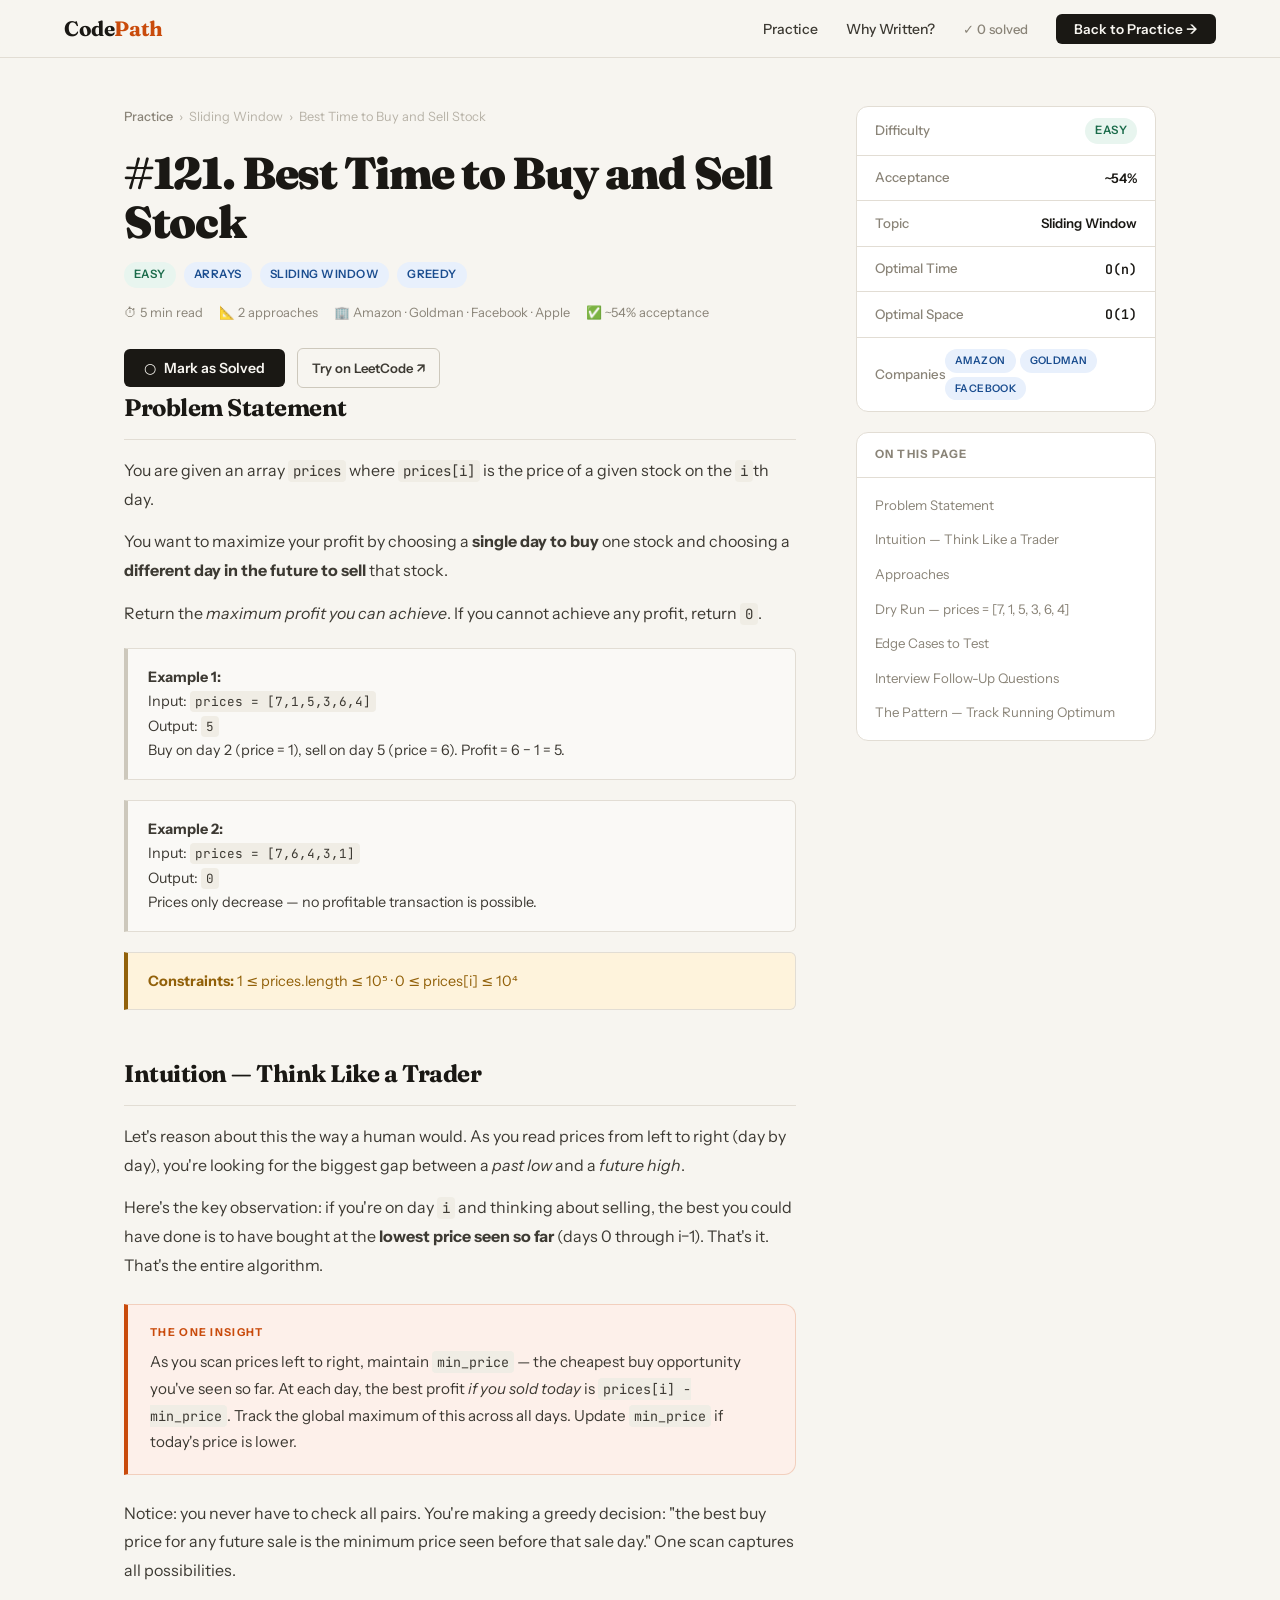
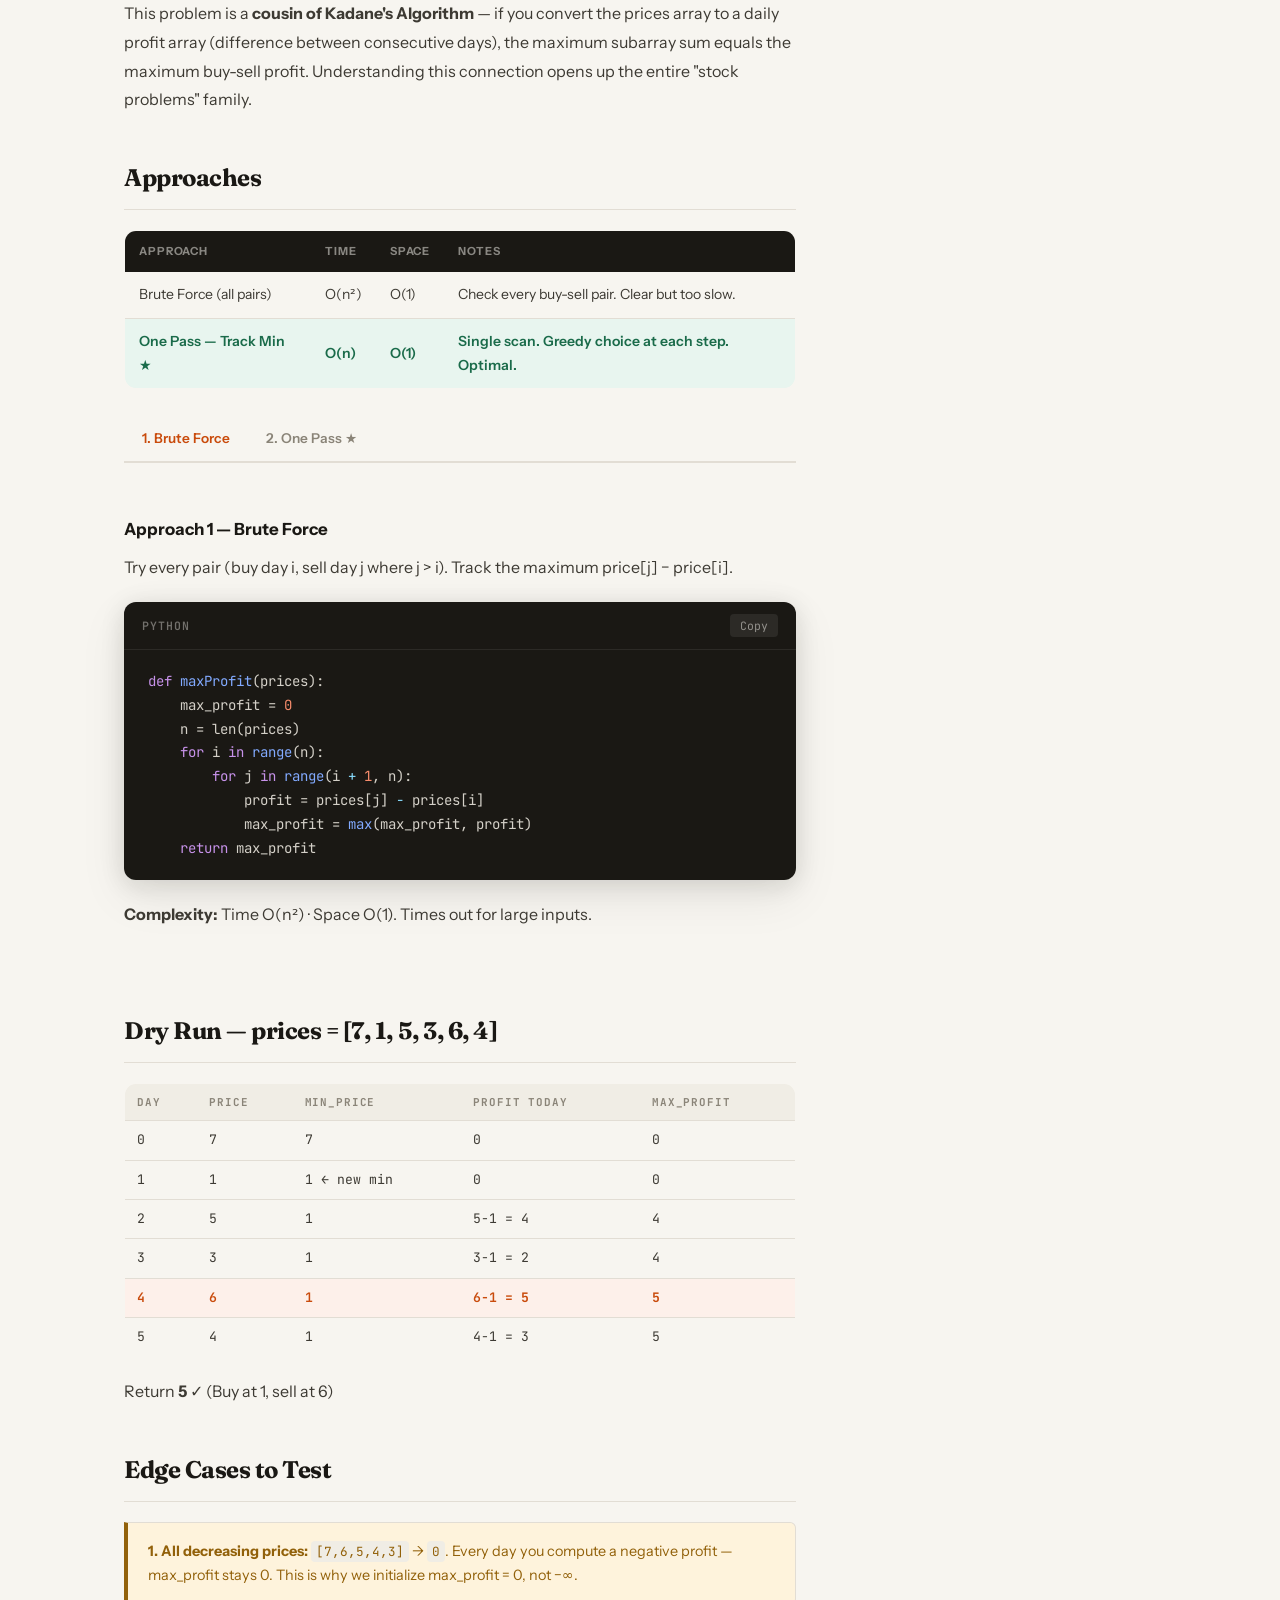
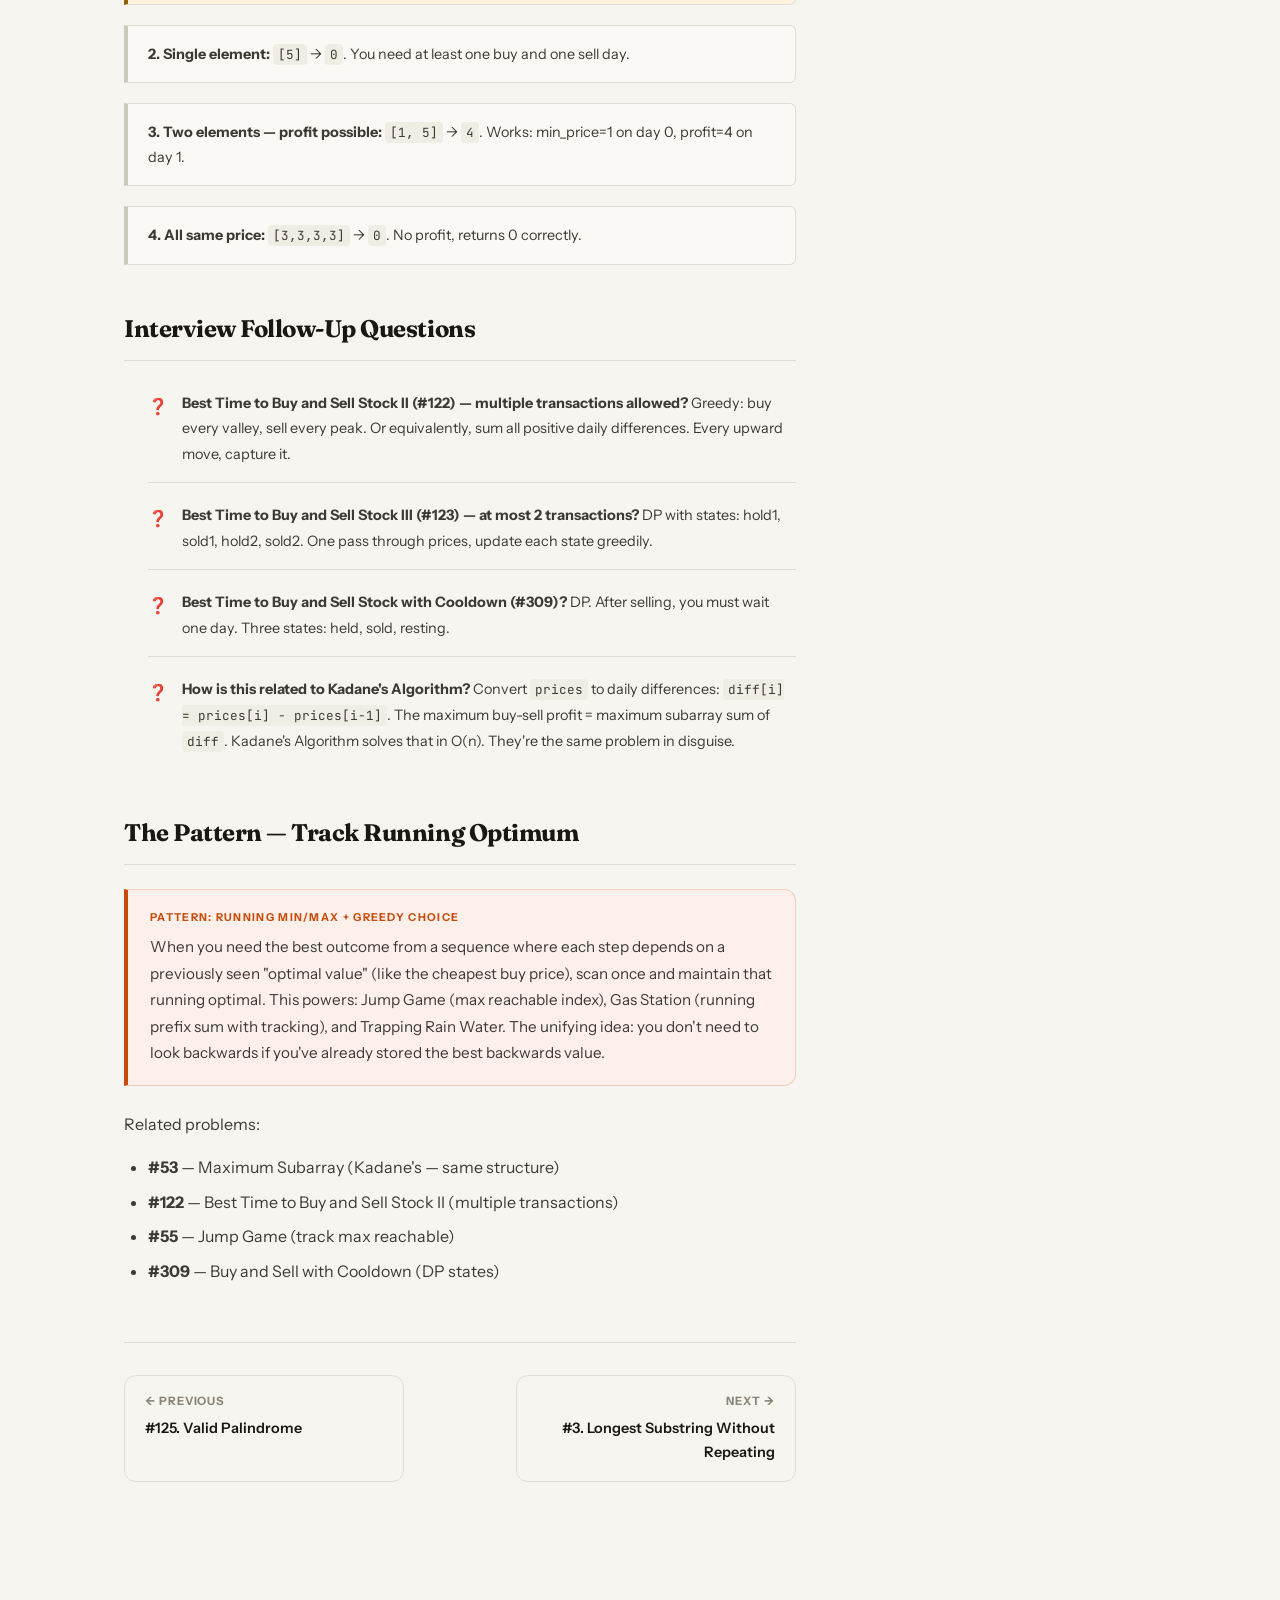
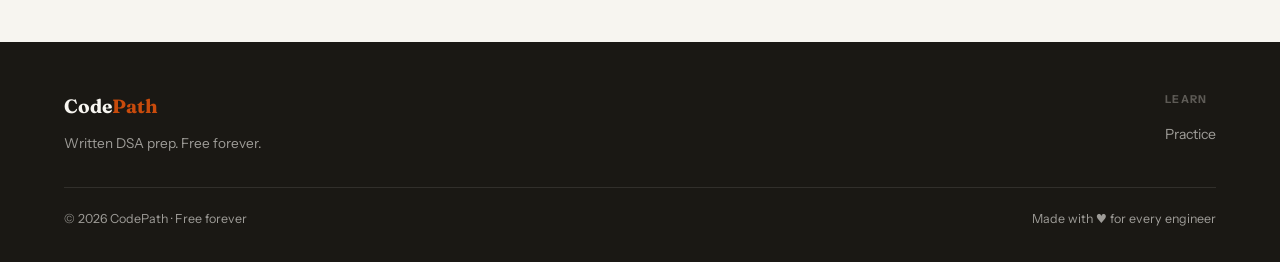
<file: best-time-to-buy-stock.html>
<!DOCTYPE html>
<html lang="en">
<head>
  <meta charset="UTF-8">
  <meta name="viewport" content="width=device-width, initial-scale=1.0">
  <title>Best Time to Buy and Sell Stock — Full Editorial | CodePath</title>
  <meta name="description" content="Deep editorial for Best Time to Buy and Sell Stock (#121). The 'track minimum so far' pattern. One pass, O(n). Learn why this is a cousin of Kadane's algorithm.">
  <link rel="preconnect" href="https://fonts.googleapis.com">
  <link href="https://fonts.googleapis.com/css2?family=Fraunces:ital,opsz,wght@0,9..144,700;0,9..144,900&family=JetBrains+Mono:wght@400;500&family=Instrument+Sans:wght@400;500;600;700&display=swap" rel="stylesheet">
  <link rel="stylesheet" href="editorial.css">
</head>
<body>
<div id="reading-bar"></div>

<nav class="site-nav">
  <a class="nav-logo" href="index.html">Code<span>Path</span></a>
  <ul class="nav-links">
    <li><a href="index.html#practice">Practice</a></li>
    <li><a href="index.html#why">Why Written?</a></li>
    <li><a href="#" style="color:var(--muted);font-size:0.82rem;">✓ <span id="solved-counter">0</span> solved</a></li>
    <li><a href="index.html#practice" class="nav-cta">Back to Practice →</a></li>
  </ul>
</nav>

<div class="editorial-layout">

  <article>
    <div class="article-header">
      <div class="article-breadcrumb">
        <a href="index.html#practice">Practice</a>
        <span>›</span>
        <span>Sliding Window</span>
        <span>›</span>
        <span>Best Time to Buy and Sell Stock</span>
      </div>

      <h1 class="article-title">#121. Best Time to Buy and Sell Stock</h1>

      <div class="article-meta">
        <span class="badge badge--easy">Easy</span>
        <span class="badge badge--topic">Arrays</span>
        <span class="badge badge--topic">Sliding Window</span>
        <span class="badge badge--topic">Greedy</span>
      </div>

      <div class="article-stats">
        <span>⏱ 5 min read</span>
        <span>📐 2 approaches</span>
        <span>🏢 Amazon · Goldman · Facebook · Apple</span>
        <span>✅ ~54% acceptance</span>
      </div>

      <div style="display:flex;align-items:center;gap:12px;flex-wrap:wrap;">
        <button class="solve-btn" id="solve-btn" onclick="toggleSolved()">
          <span id="solve-icon">○</span>
          <span id="solve-text">Mark as Solved</span>
        </button>
        <a href="https://leetcode.com/problems/best-time-to-buy-and-sell-stock/" target="_blank" rel="noopener"
           class="btn btn--outline" style="font-size:0.82rem;padding:8px 14px;">
          Try on LeetCode ↗
        </a>
      </div>
    </div>

    <div class="article-content" id="article-content">

      <h2 id="problem">Problem Statement</h2>

      <p>You are given an array <code>prices</code> where <code>prices[i]</code> is the price of a given stock on the <code>i</code>th day.</p>

      <p>You want to maximize your profit by choosing a <strong>single day to buy</strong> one stock and choosing a <strong>different day in the future to sell</strong> that stock.</p>

      <p>Return the <em>maximum profit you can achieve</em>. If you cannot achieve any profit, return <code>0</code>.</p>

      <div class="callout">
        <p><strong>Example 1:</strong><br>
        Input: <code>prices = [7,1,5,3,6,4]</code><br>
        Output: <code>5</code><br>
        Buy on day 2 (price = 1), sell on day 5 (price = 6). Profit = 6 − 1 = 5.</p>
      </div>

      <div class="callout">
        <p><strong>Example 2:</strong><br>
        Input: <code>prices = [7,6,4,3,1]</code><br>
        Output: <code>0</code><br>
        Prices only decrease — no profitable transaction is possible.</p>
      </div>

      <div class="callout warning">
        <p><strong>Constraints:</strong> 1 ≤ prices.length ≤ 10⁵ · 0 ≤ prices[i] ≤ 10⁴</p>
      </div>

      <h2 id="intuition">Intuition — Think Like a Trader</h2>

      <p>Let's reason about this the way a human would. As you read prices from left to right (day by day), you're looking for the biggest gap between a <em>past low</em> and a <em>future high</em>.</p>

      <p>Here's the key observation: if you're on day <code>i</code> and thinking about selling, the best you could have done is to have bought at the <strong>lowest price seen so far</strong> (days 0 through i−1). That's it. That's the entire algorithm.</p>

      <div class="insight">
        <div class="insight-label">The One Insight</div>
        <p>As you scan prices left to right, maintain <code>min_price</code> — the cheapest buy opportunity you've seen so far. At each day, the best profit <em>if you sold today</em> is <code>prices[i] − min_price</code>. Track the global maximum of this across all days. Update <code>min_price</code> if today's price is lower.</p>
      </div>

      <p>Notice: you never have to check all pairs. You're making a greedy decision: "the best buy price for any future sale is the minimum price seen before that sale day." One scan captures all possibilities.</p>

      <p>This problem is a <strong>cousin of Kadane's Algorithm</strong> — if you convert the prices array to a daily profit array (difference between consecutive days), the maximum subarray sum equals the maximum buy-sell profit. Understanding this connection opens up the entire "stock problems" family.</p>

      <h2 id="approaches">Approaches</h2>

      <table class="complexity-table">
        <thead>
          <tr><th>Approach</th><th>Time</th><th>Space</th><th>Notes</th></tr>
        </thead>
        <tbody>
          <tr>
            <td>Brute Force (all pairs)</td>
            <td>O(n²)</td>
            <td>O(1)</td>
            <td>Check every buy-sell pair. Clear but too slow.</td>
          </tr>
          <tr class="best">
            <td>One Pass — Track Min ★</td>
            <td>O(n)</td>
            <td>O(1)</td>
            <td>Single scan. Greedy choice at each step. Optimal.</td>
          </tr>
        </tbody>
      </table>

      <div class="approach-tabs">
        <div class="approach-tab active" data-tab="bf3">1. Brute Force</div>
        <div class="approach-tab" data-tab="onepass">2. One Pass ★</div>
      </div>

      <div class="tab-panel active" id="bf3">
        <h3>Approach 1 — Brute Force</h3>
        <p>Try every pair (buy day i, sell day j where j > i). Track the maximum price[j] − price[i].</p>
        <div class="code-block">
          <div class="code-header"><span class="code-lang">Python</span><button class="copy-btn">Copy</button></div>
          <pre><code><span class="c-kw">def</span> <span class="c-fn">maxProfit</span>(prices):
    max_profit = <span class="c-num">0</span>
    n = len(prices)
    <span class="c-kw">for</span> i <span class="c-kw">in</span> <span class="c-fn">range</span>(n):
        <span class="c-kw">for</span> j <span class="c-kw">in</span> <span class="c-fn">range</span>(i <span class="c-op">+</span> <span class="c-num">1</span>, n):
            profit = prices[j] <span class="c-op">-</span> prices[i]
            max_profit = <span class="c-fn">max</span>(max_profit, profit)
    <span class="c-kw">return</span> max_profit</code></pre>
        </div>
        <p><strong>Complexity:</strong> Time O(n²) · Space O(1). Times out for large inputs.</p>
      </div>

      <div class="tab-panel" id="onepass">
        <h3>Approach 2 — One Pass, Track Minimum ★</h3>

        <div class="code-block">
          <div class="code-header"><span class="code-lang">Python</span><button class="copy-btn">Copy</button></div>
          <pre><code><span class="c-kw">def</span> <span class="c-fn">maxProfit</span>(prices):
    min_price = <span class="c-fn">float</span>(<span class="c-str">'inf'</span>)  <span class="c-cm"># cheapest buy seen so far</span>
    max_profit = <span class="c-num">0</span>

    <span class="c-kw">for</span> price <span class="c-kw">in</span> prices:
        <span class="c-kw">if</span> price <span class="c-op">&lt;</span> min_price:
            min_price = price          <span class="c-cm"># found a cheaper buy day</span>
        <span class="c-kw">elif</span> price <span class="c-op">-</span> min_price <span class="c-op">&gt;</span> max_profit:
            max_profit = price <span class="c-op">-</span> min_price  <span class="c-cm"># better profit if sold today</span>

    <span class="c-kw">return</span> max_profit</code></pre>
        </div>

        <div class="code-block">
          <div class="code-header"><span class="code-lang">Java</span><button class="copy-btn">Copy</button></div>
          <pre><code><span class="c-kw">public</span> <span class="c-type">int</span> <span class="c-fn">maxProfit</span>(<span class="c-type">int</span>[] prices) {
    <span class="c-type">int</span> minPrice = Integer.MAX_VALUE;
    <span class="c-type">int</span> maxProfit = <span class="c-num">0</span>;

    <span class="c-kw">for</span> (<span class="c-type">int</span> price : prices) {
        <span class="c-kw">if</span> (price &lt; minPrice) {
            minPrice = price;
        } <span class="c-kw">else if</span> (price <span class="c-op">-</span> minPrice &gt; maxProfit) {
            maxProfit = price <span class="c-op">-</span> minPrice;
        }
    }
    <span class="c-kw">return</span> maxProfit;
}</code></pre>
        </div>

        <div class="code-block">
          <div class="code-header"><span class="code-lang">C++</span><button class="copy-btn">Copy</button></div>
          <pre><code><span class="c-type">int</span> <span class="c-fn">maxProfit</span>(vector&lt;<span class="c-type">int</span>&gt;&amp; prices) {
    <span class="c-type">int</span> minPrice = INT_MAX, maxProfit = <span class="c-num">0</span>;
    <span class="c-kw">for</span> (<span class="c-type">int</span> p : prices) {
        minPrice = <span class="c-fn">min</span>(minPrice, p);
        maxProfit = <span class="c-fn">max</span>(maxProfit, p <span class="c-op">-</span> minPrice);
    }
    <span class="c-kw">return</span> maxProfit;
}</code></pre>
        </div>

        <p><strong>Complexity:</strong> Time O(n) · Space O(1). One pass, two variables.</p>
      </div>

      <h2 id="dry-run">Dry Run — prices = [7, 1, 5, 3, 6, 4]</h2>

      <table class="dry-run-table">
        <thead>
          <tr><th>Day</th><th>price</th><th>min_price</th><th>profit today</th><th>max_profit</th></tr>
        </thead>
        <tbody>
          <tr><td>0</td><td>7</td><td>7</td><td>0</td><td>0</td></tr>
          <tr><td>1</td><td>1</td><td>1 ← new min</td><td>0</td><td>0</td></tr>
          <tr><td>2</td><td>5</td><td>1</td><td>5−1 = 4</td><td>4</td></tr>
          <tr><td>3</td><td>3</td><td>1</td><td>3−1 = 2</td><td>4</td></tr>
          <tr class="highlight"><td>4</td><td>6</td><td>1</td><td>6−1 = <strong>5</strong></td><td><strong>5</strong></td></tr>
          <tr><td>5</td><td>4</td><td>1</td><td>4−1 = 3</td><td>5</td></tr>
        </tbody>
      </table>

      <p>Return <strong>5</strong> ✓ (Buy at 1, sell at 6)</p>

      <h2 id="edge-cases">Edge Cases to Test</h2>

      <div class="callout warning">
        <p><strong>1. All decreasing prices:</strong> <code>[7,6,5,4,3]</code> → <code>0</code>. Every day you compute a negative profit — max_profit stays 0. This is why we initialize max_profit = 0, not −∞.</p>
      </div>
      <div class="callout">
        <p><strong>2. Single element:</strong> <code>[5]</code> → <code>0</code>. You need at least one buy and one sell day.</p>
      </div>
      <div class="callout">
        <p><strong>3. Two elements — profit possible:</strong> <code>[1, 5]</code> → <code>4</code>. Works: min_price=1 on day 0, profit=4 on day 1.</p>
      </div>
      <div class="callout">
        <p><strong>4. All same price:</strong> <code>[3,3,3,3]</code> → <code>0</code>. No profit, returns 0 correctly.</p>
      </div>

      <h2 id="follow-up">Interview Follow-Up Questions</h2>

      <ul class="followup-list">
        <li>
          <span class="fq-icon">❓</span>
          <div><strong>Best Time to Buy and Sell Stock II (#122) — multiple transactions allowed?</strong> Greedy: buy every valley, sell every peak. Or equivalently, sum all positive daily differences. Every upward move, capture it.</div>
        </li>
        <li>
          <span class="fq-icon">❓</span>
          <div><strong>Best Time to Buy and Sell Stock III (#123) — at most 2 transactions?</strong> DP with states: hold1, sold1, hold2, sold2. One pass through prices, update each state greedily.</div>
        </li>
        <li>
          <span class="fq-icon">❓</span>
          <div><strong>Best Time to Buy and Sell Stock with Cooldown (#309)?</strong> DP. After selling, you must wait one day. Three states: held, sold, resting.</div>
        </li>
        <li>
          <span class="fq-icon">❓</span>
          <div><strong>How is this related to Kadane's Algorithm?</strong> Convert <code>prices</code> to daily differences: <code>diff[i] = prices[i] - prices[i-1]</code>. The maximum buy-sell profit = maximum subarray sum of <code>diff</code>. Kadane's Algorithm solves that in O(n). They're the same problem in disguise.</div>
        </li>
      </ul>

      <h2 id="pattern">The Pattern — Track Running Optimum</h2>

      <div class="insight">
        <div class="insight-label">Pattern: Running Min/Max + Greedy Choice</div>
        <p>When you need the best outcome from a sequence where each step depends on a previously seen "optimal value" (like the cheapest buy price), scan once and maintain that running optimal. This powers: Jump Game (max reachable index), Gas Station (running prefix sum with tracking), and Trapping Rain Water. The unifying idea: you don't need to look backwards if you've already stored the best backwards value.</p>
      </div>

      <p>Related problems:</p>
      <ul>
        <li><strong>#53</strong> — Maximum Subarray (Kadane's — same structure)</li>
        <li><strong>#122</strong> — Best Time to Buy and Sell Stock II (multiple transactions)</li>
        <li><strong>#55</strong> — Jump Game (track max reachable)</li>
        <li><strong>#309</strong> — Buy and Sell with Cooldown (DP states)</li>
      </ul>

      <div class="prev-next">
        <a href="valid-palindrome.html" class="nav-problem prev">
          <div class="nav-dir">← Previous</div>
          <div class="nav-name">#125. Valid Palindrome</div>
        </a>
        <a href="longest-substring-without-repeating.html" class="nav-problem next">
          <div class="nav-dir">Next →</div>
          <div class="nav-name">#3. Longest Substring Without Repeating</div>
        </a>
      </div>

    </div>
  </article>

  <aside class="article-sidebar">
    <div class="meta-card">
      <div class="meta-row"><span class="meta-label">Difficulty</span><span class="badge badge--easy">Easy</span></div>
      <div class="meta-row"><span class="meta-label">Acceptance</span><span class="meta-value">~54%</span></div>
      <div class="meta-row"><span class="meta-label">Topic</span><span class="meta-value">Sliding Window</span></div>
      <div class="meta-row"><span class="meta-label">Optimal Time</span><span class="meta-value text-mono">O(n)</span></div>
      <div class="meta-row"><span class="meta-label">Optimal Space</span><span class="meta-value text-mono">O(1)</span></div>
      <div class="meta-row">
        <span class="meta-label">Companies</span>
        <div style="display:flex;gap:4px;flex-wrap:wrap;">
          <span class="badge badge--topic" style="font-size:0.65rem;">Amazon</span>
          <span class="badge badge--topic" style="font-size:0.65rem;">Goldman</span>
          <span class="badge badge--topic" style="font-size:0.65rem;">Facebook</span>
        </div>
      </div>
    </div>
    <div class="toc-card">
      <div class="toc-header">On this page</div>
      <div id="toc-container"></div>
    </div>
  </aside>

</div>

<footer class="site-footer">
  <div class="footer-inner">
    <div class="footer-brand">
      <div class="footer-logo">Code<span>Path</span></div>
      <p>Written DSA prep. Free forever.</p>
    </div>
    <div class="footer-col"><h5>Learn</h5><ul><li><a href="index.html#practice">Practice</a></li></ul></div>
  </div>
  <div class="footer-bottom">
    <span>© 2026 CodePath · Free forever</span>
    <span>Made with ♥ for every engineer</span>
  </div>
</footer>

<script>
'use strict';
const SLUG = 'best-time-to-buy-stock';
const Progress = (() => {
  const KEY = 'cp_progress';
  function load() { try { return JSON.parse(localStorage.getItem(KEY)) || {}; } catch { return {}; } }
  function save(d) { try { localStorage.setItem(KEY, JSON.stringify(d)); } catch {} }
  function markSolved(s) { const d = load(); d[s] = { status:'solved', ts:Date.now() }; save(d); }
  function clear(s) { const d = load(); delete d[s]; save(d); }
  function getStatus(s) { return (load()[s] || {}).status || null; }
  function solvedCount() { return Object.values(load()).filter(v => v.status === 'solved').length; }
  return { markSolved, clear, getStatus, solvedCount };
})();
function toggleSolved() {
  const btn = document.getElementById('solve-btn'), icon = document.getElementById('solve-icon'), text = document.getElementById('solve-text');
  if (Progress.getStatus(SLUG) === 'solved') {
    Progress.clear(SLUG); btn.classList.remove('solved'); icon.textContent = '○'; text.textContent = 'Mark as Solved';
  } else {
    Progress.markSolved(SLUG); btn.classList.add('solved'); icon.textContent = '✓'; text.textContent = 'Solved!';
  }
  const sc = document.getElementById('solved-counter'); if (sc) sc.textContent = Progress.solvedCount();
}
document.querySelectorAll('.approach-tab').forEach(tab => {
  tab.addEventListener('click', () => {
    document.querySelectorAll('.approach-tab').forEach(t => t.classList.remove('active'));
    document.querySelectorAll('.tab-panel').forEach(p => p.classList.remove('active'));
    tab.classList.add('active'); document.getElementById(tab.dataset.tab).classList.add('active');
  });
});
document.querySelectorAll('.copy-btn').forEach(btn => {
  btn.addEventListener('click', () => {
    const code = btn.closest('.code-block').querySelector('code');
    navigator.clipboard.writeText(code.textContent).then(() => { btn.textContent = 'Copied!'; setTimeout(() => btn.textContent = 'Copy', 1800); });
  });
});
window.addEventListener('scroll', () => {
  const bar = document.getElementById('reading-bar');
  if (bar) bar.style.width = Math.min(100, (window.scrollY / (document.body.scrollHeight - window.innerHeight)) * 100) + '%';
}, { passive: true });
document.addEventListener('DOMContentLoaded', () => {
  const content = document.getElementById('article-content'), container = document.getElementById('toc-container');
  if (content && container) {
    const ul = document.createElement('ul'); ul.className = 'toc-list';
    content.querySelectorAll('h2').forEach(h => {
      const li = document.createElement('li'), a = document.createElement('a');
      a.href = '#' + h.id; a.textContent = h.textContent;
      a.addEventListener('click', e => { e.preventDefault(); h.scrollIntoView({ behavior:'smooth' }); });
      li.appendChild(a); ul.appendChild(li);
    });
    container.appendChild(ul);
  }
  const sc = document.getElementById('solved-counter'); if (sc) sc.textContent = Progress.solvedCount();
  if (Progress.getStatus(SLUG) === 'solved') {
    const btn = document.getElementById('solve-btn'), icon = document.getElementById('solve-icon'), text = document.getElementById('solve-text');
    if (btn) { btn.classList.add('solved'); icon.textContent = '✓'; text.textContent = 'Solved!'; }
  }
});
</script>
</body>
</html>
</file>
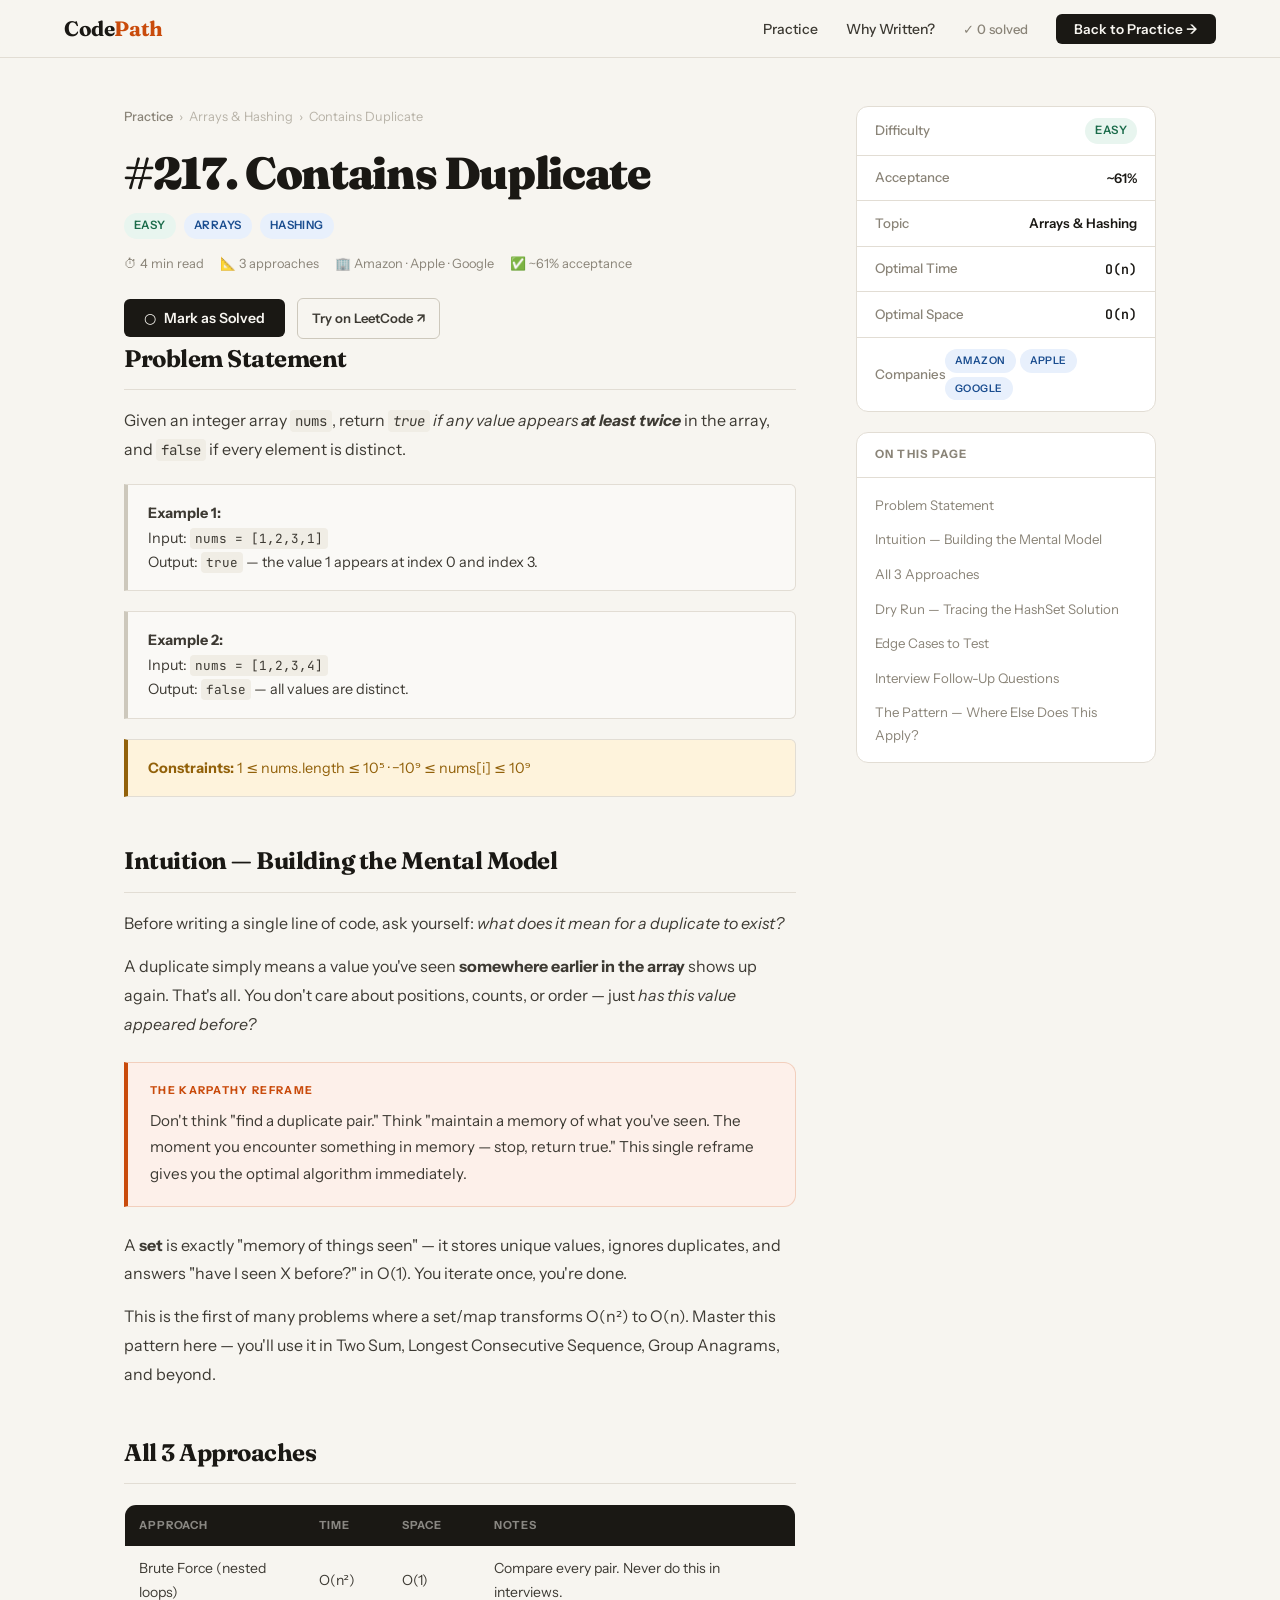
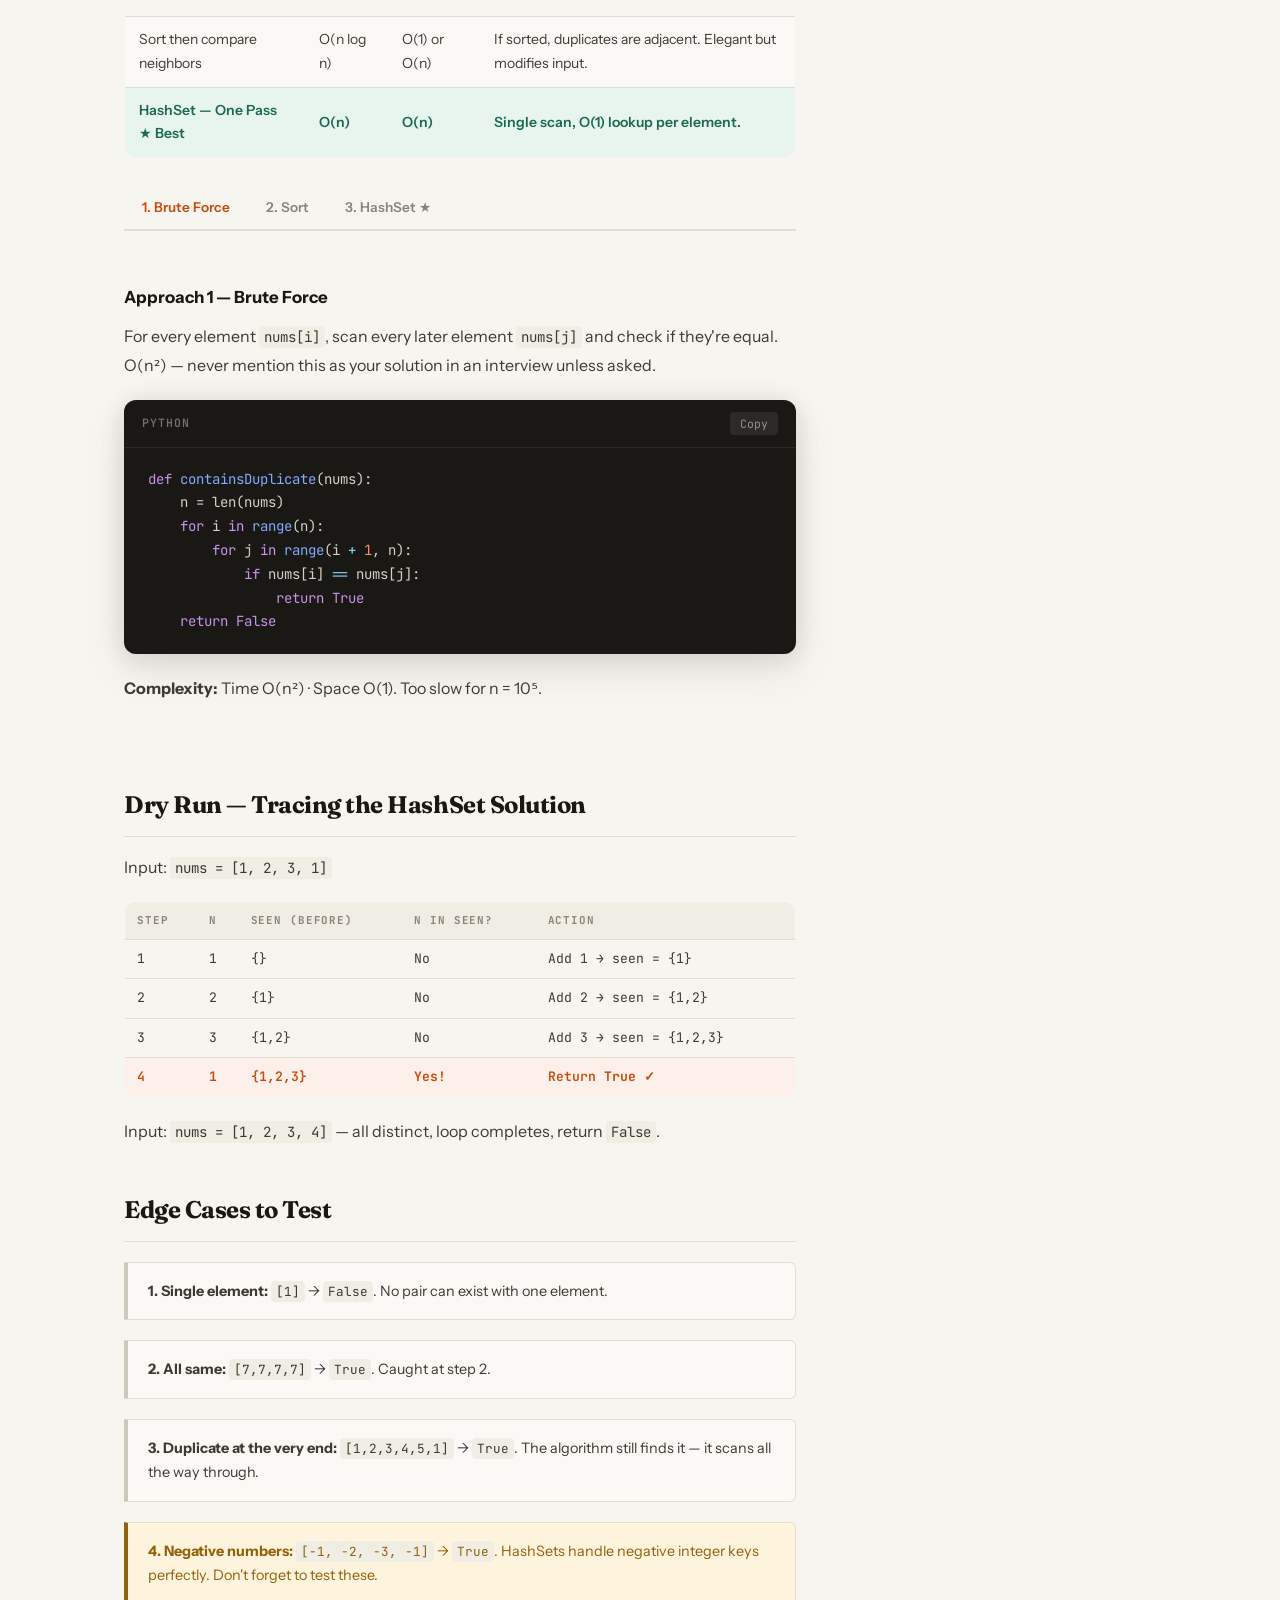
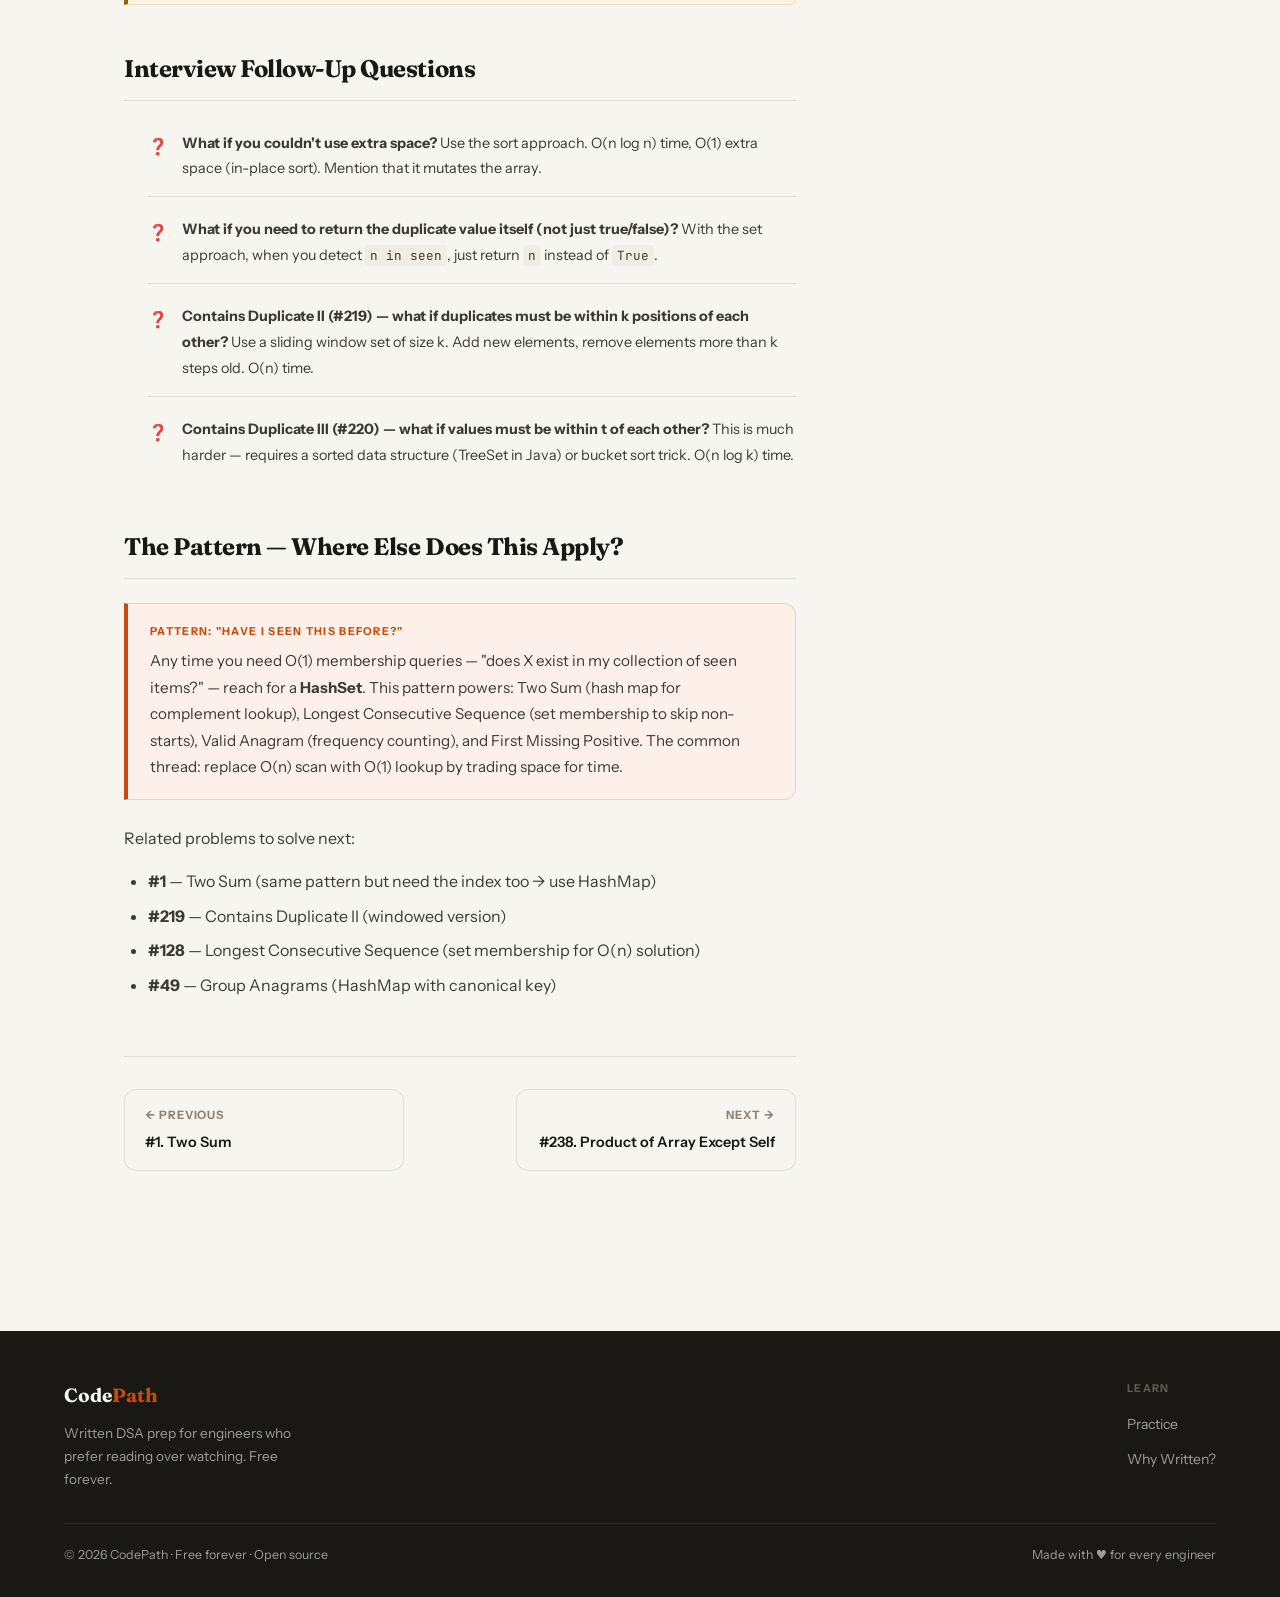
<file: contains-duplicate.html>
<!DOCTYPE html>
<html lang="en">
<head>
  <meta charset="UTF-8">
  <meta name="viewport" content="width=device-width, initial-scale=1.0">
  <title>Contains Duplicate — Full Editorial | CodePath</title>
  <meta name="description" content="Deep written editorial for Contains Duplicate (#217). Three approaches: brute force O(n²), sort O(n log n), and HashSet O(n). Includes the 'seen set' pattern, dry run, edge cases, and follow-up questions.">
  <link rel="preconnect" href="https://fonts.googleapis.com">
  <link href="https://fonts.googleapis.com/css2?family=Fraunces:ital,opsz,wght@0,9..144,700;0,9..144,900&family=JetBrains+Mono:wght@400;500&family=Instrument+Sans:wght@400;500;600;700&display=swap" rel="stylesheet">
  <link rel="stylesheet" href="editorial.css">
</head>
<body>
<div id="reading-bar"></div>

<nav class="site-nav">
  <a class="nav-logo" href="index.html">Code<span>Path</span></a>
  <ul class="nav-links">
    <li><a href="index.html#practice">Practice</a></li>
    <li><a href="index.html#why">Why Written?</a></li>
    <li><a href="#" style="color:var(--muted);font-size:0.82rem;">✓ <span id="solved-counter">0</span> solved</a></li>
    <li><a href="index.html#practice" class="nav-cta">Back to Practice →</a></li>
  </ul>
</nav>

<div class="editorial-layout">

  <!-- MAIN ARTICLE -->
  <article>
    <div class="article-header">
      <div class="article-breadcrumb">
        <a href="index.html#practice">Practice</a>
        <span>›</span>
        <span>Arrays &amp; Hashing</span>
        <span>›</span>
        <span>Contains Duplicate</span>
      </div>

      <h1 class="article-title">#217. Contains Duplicate</h1>

      <div class="article-meta">
        <span class="badge badge--easy">Easy</span>
        <span class="badge badge--topic">Arrays</span>
        <span class="badge badge--topic">Hashing</span>
      </div>

      <div class="article-stats">
        <span>⏱ 4 min read</span>
        <span>📐 3 approaches</span>
        <span>🏢 Amazon · Apple · Google</span>
        <span>✅ ~61% acceptance</span>
      </div>

      <div style="display:flex;align-items:center;gap:12px;flex-wrap:wrap;">
        <button class="solve-btn" id="solve-btn" onclick="toggleSolved()">
          <span id="solve-icon">○</span>
          <span id="solve-text">Mark as Solved</span>
        </button>
        <a href="https://leetcode.com/problems/contains-duplicate/" target="_blank" rel="noopener"
           class="btn btn--outline" style="font-size:0.82rem;padding:8px 14px;">
          Try on LeetCode ↗
        </a>
      </div>
    </div>

    <div class="article-content" id="article-content">

      <h2 id="problem">Problem Statement</h2>

      <p>Given an integer array <code>nums</code>, return <em><code>true</code> if any value appears <strong>at least twice</strong></em> in the array, and <code>false</code> if every element is distinct.</p>

      <div class="callout">
        <p><strong>Example 1:</strong><br>
        Input: <code>nums = [1,2,3,1]</code><br>
        Output: <code>true</code> — the value 1 appears at index 0 and index 3.</p>
      </div>

      <div class="callout">
        <p><strong>Example 2:</strong><br>
        Input: <code>nums = [1,2,3,4]</code><br>
        Output: <code>false</code> — all values are distinct.</p>
      </div>

      <div class="callout warning">
        <p><strong>Constraints:</strong> 1 ≤ nums.length ≤ 10⁵ · −10⁹ ≤ nums[i] ≤ 10⁹</p>
      </div>

      <h2 id="intuition">Intuition — Building the Mental Model</h2>

      <p>Before writing a single line of code, ask yourself: <em>what does it mean for a duplicate to exist?</em></p>

      <p>A duplicate simply means a value you've seen <strong>somewhere earlier in the array</strong> shows up again. That's all. You don't care about positions, counts, or order — just <em>has this value appeared before?</em></p>

      <div class="insight">
        <div class="insight-label">The Karpathy Reframe</div>
        <p>Don't think "find a duplicate pair." Think "maintain a memory of what you've seen. The moment you encounter something in memory — stop, return true." This single reframe gives you the optimal algorithm immediately.</p>
      </div>

      <p>A <strong>set</strong> is exactly "memory of things seen" — it stores unique values, ignores duplicates, and answers "have I seen X before?" in O(1). You iterate once, you're done.</p>

      <p>This is the first of many problems where a set/map transforms O(n²) to O(n). Master this pattern here — you'll use it in Two Sum, Longest Consecutive Sequence, Group Anagrams, and beyond.</p>

      <h2 id="approaches">All 3 Approaches</h2>

      <table class="complexity-table">
        <thead>
          <tr>
            <th>Approach</th>
            <th>Time</th>
            <th>Space</th>
            <th>Notes</th>
          </tr>
        </thead>
        <tbody>
          <tr>
            <td>Brute Force (nested loops)</td>
            <td>O(n²)</td>
            <td>O(1)</td>
            <td>Compare every pair. Never do this in interviews.</td>
          </tr>
          <tr>
            <td>Sort then compare neighbors</td>
            <td>O(n log n)</td>
            <td>O(1) or O(n)</td>
            <td>If sorted, duplicates are adjacent. Elegant but modifies input.</td>
          </tr>
          <tr class="best">
            <td>HashSet — One Pass ★ Best</td>
            <td>O(n)</td>
            <td>O(n)</td>
            <td>Single scan, O(1) lookup per element.</td>
          </tr>
        </tbody>
      </table>

      <div class="approach-tabs">
        <div class="approach-tab active" data-tab="bf">1. Brute Force</div>
        <div class="approach-tab" data-tab="sort">2. Sort</div>
        <div class="approach-tab" data-tab="set">3. HashSet ★</div>
      </div>

      <!-- BRUTE FORCE -->
      <div class="tab-panel active" id="bf">
        <h3>Approach 1 — Brute Force</h3>
        <p>For every element <code>nums[i]</code>, scan every later element <code>nums[j]</code> and check if they're equal. O(n²) — never mention this as your solution in an interview unless asked.</p>

        <div class="code-block">
          <div class="code-header">
            <span class="code-lang">Python</span>
            <button class="copy-btn">Copy</button>
          </div>
          <pre><code><span class="c-kw">def</span> <span class="c-fn">containsDuplicate</span>(nums):
    n = len(nums)
    <span class="c-kw">for</span> i <span class="c-kw">in</span> <span class="c-fn">range</span>(n):
        <span class="c-kw">for</span> j <span class="c-kw">in</span> <span class="c-fn">range</span>(i <span class="c-op">+</span> <span class="c-num">1</span>, n):
            <span class="c-kw">if</span> nums[i] <span class="c-op">==</span> nums[j]:
                <span class="c-kw">return</span> <span class="c-kw">True</span>
    <span class="c-kw">return</span> <span class="c-kw">False</span></code></pre>
        </div>
        <p><strong>Complexity:</strong> Time O(n²) · Space O(1). Too slow for n = 10⁵.</p>
      </div>

      <!-- SORT -->
      <div class="tab-panel" id="sort">
        <h3>Approach 2 — Sort then Compare Neighbors</h3>
        <p>After sorting, any duplicate values must be <em>adjacent</em>. One scan after sorting is enough.</p>

        <div class="insight">
          <div class="insight-label">Why this works</div>
          <p>Sorting groups identical values together. If any value repeats, it and its copy become neighbors. One forward scan catches any identical adjacent pair.</p>
        </div>

        <div class="code-block">
          <div class="code-header">
            <span class="code-lang">Python</span>
            <button class="copy-btn">Copy</button>
          </div>
          <pre><code><span class="c-kw">def</span> <span class="c-fn">containsDuplicate</span>(nums):
    nums.<span class="c-fn">sort</span>()          <span class="c-cm"># O(n log n) — modifies original</span>
    <span class="c-kw">for</span> i <span class="c-kw">in</span> <span class="c-fn">range</span>(<span class="c-num">1</span>, len(nums)):
        <span class="c-kw">if</span> nums[i] <span class="c-op">==</span> nums[i <span class="c-op">-</span> <span class="c-num">1</span>]:
            <span class="c-kw">return</span> <span class="c-kw">True</span>
    <span class="c-kw">return</span> <span class="c-kw">False</span></code></pre>
        </div>
        <p><strong>Complexity:</strong> Time O(n log n) · Space O(1) with in-place sort, but note it <strong>mutates</strong> the input array. Mention this tradeoff in interviews.</p>
      </div>

      <!-- HASHSET -->
      <div class="tab-panel" id="set">
        <h3>Approach 3 — HashSet (One Pass) ★ Optimal</h3>
        <p>Maintain a set of values seen so far. For each element: if it's in the set, we found a duplicate — return <code>True</code>. Otherwise, add it to the set and continue.</p>

        <div class="code-block">
          <div class="code-header">
            <span class="code-lang">Python</span>
            <button class="copy-btn">Copy</button>
          </div>
          <pre><code><span class="c-kw">def</span> <span class="c-fn">containsDuplicate</span>(nums):
    seen = <span class="c-fn">set</span>()
    <span class="c-kw">for</span> n <span class="c-kw">in</span> nums:
        <span class="c-kw">if</span> n <span class="c-kw">in</span> seen:
            <span class="c-kw">return</span> <span class="c-kw">True</span>
        seen.<span class="c-fn">add</span>(n)
    <span class="c-kw">return</span> <span class="c-kw">False</span>

<span class="c-cm"># One-liner (same logic, less readable):</span>
<span class="c-kw">def</span> <span class="c-fn">containsDuplicate</span>(nums):
    <span class="c-kw">return</span> len(nums) <span class="c-op">!=</span> len(<span class="c-fn">set</span>(nums))</code></pre>
        </div>

        <div class="code-block">
          <div class="code-header">
            <span class="code-lang">Java</span>
            <button class="copy-btn">Copy</button>
          </div>
          <pre><code><span class="c-kw">public</span> <span class="c-type">boolean</span> <span class="c-fn">containsDuplicate</span>(<span class="c-type">int</span>[] nums) {
    Set&lt;<span class="c-type">Integer</span>&gt; seen = <span class="c-kw">new</span> HashSet&lt;&gt;();
    <span class="c-kw">for</span> (<span class="c-type">int</span> n : nums) {
        <span class="c-kw">if</span> (!seen.<span class="c-fn">add</span>(n)) <span class="c-cm">// add() returns false if already present</span>
            <span class="c-kw">return</span> <span class="c-kw">true</span>;
    }
    <span class="c-kw">return</span> <span class="c-kw">false</span>;
}</code></pre>
        </div>

        <div class="code-block">
          <div class="code-header">
            <span class="code-lang">C++</span>
            <button class="copy-btn">Copy</button>
          </div>
          <pre><code><span class="c-type">bool</span> <span class="c-fn">containsDuplicate</span>(vector&lt;<span class="c-type">int</span>&gt;&amp; nums) {
    unordered_set&lt;<span class="c-type">int</span>&gt; seen;
    <span class="c-kw">for</span> (<span class="c-type">int</span> n : nums) {
        <span class="c-kw">if</span> (seen.<span class="c-fn">count</span>(n)) <span class="c-kw">return</span> <span class="c-kw">true</span>;
        seen.<span class="c-fn">insert</span>(n);
    }
    <span class="c-kw">return</span> <span class="c-kw">false</span>;
}</code></pre>
        </div>

        <p><strong>Complexity:</strong> Time O(n) · Space O(n). One pass through the array. This is the answer to give in interviews.</p>
      </div>

      <h2 id="dry-run">Dry Run — Tracing the HashSet Solution</h2>

      <p>Input: <code>nums = [1, 2, 3, 1]</code></p>

      <table class="dry-run-table">
        <thead>
          <tr><th>Step</th><th>n</th><th>seen (before)</th><th>n in seen?</th><th>Action</th></tr>
        </thead>
        <tbody>
          <tr><td>1</td><td>1</td><td>{}</td><td>No</td><td>Add 1 → seen = {1}</td></tr>
          <tr><td>2</td><td>2</td><td>{1}</td><td>No</td><td>Add 2 → seen = {1,2}</td></tr>
          <tr><td>3</td><td>3</td><td>{1,2}</td><td>No</td><td>Add 3 → seen = {1,2,3}</td></tr>
          <tr class="highlight"><td>4</td><td>1</td><td>{1,2,3}</td><td><strong>Yes!</strong></td><td>Return <strong>True</strong> ✓</td></tr>
        </tbody>
      </table>

      <p>Input: <code>nums = [1, 2, 3, 4]</code> — all distinct, loop completes, return <code>False</code>.</p>

      <h2 id="edge-cases">Edge Cases to Test</h2>

      <div class="callout">
        <p><strong>1. Single element:</strong> <code>[1]</code> → <code>False</code>. No pair can exist with one element.</p>
      </div>
      <div class="callout">
        <p><strong>2. All same:</strong> <code>[7,7,7,7]</code> → <code>True</code>. Caught at step 2.</p>
      </div>
      <div class="callout">
        <p><strong>3. Duplicate at the very end:</strong> <code>[1,2,3,4,5,1]</code> → <code>True</code>. The algorithm still finds it — it scans all the way through.</p>
      </div>
      <div class="callout warning">
        <p><strong>4. Negative numbers:</strong> <code>[-1, -2, -3, -1]</code> → <code>True</code>. HashSets handle negative integer keys perfectly. Don't forget to test these.</p>
      </div>

      <h2 id="follow-up">Interview Follow-Up Questions</h2>

      <ul class="followup-list">
        <li>
          <span class="fq-icon">❓</span>
          <div><strong>What if you couldn't use extra space?</strong> Use the sort approach. O(n log n) time, O(1) extra space (in-place sort). Mention that it mutates the array.</div>
        </li>
        <li>
          <span class="fq-icon">❓</span>
          <div><strong>What if you need to return the duplicate value itself (not just true/false)?</strong> With the set approach, when you detect <code>n in seen</code>, just return <code>n</code> instead of <code>True</code>.</div>
        </li>
        <li>
          <span class="fq-icon">❓</span>
          <div><strong>Contains Duplicate II (#219) — what if duplicates must be within k positions of each other?</strong> Use a sliding window set of size k. Add new elements, remove elements more than k steps old. O(n) time.</div>
        </li>
        <li>
          <span class="fq-icon">❓</span>
          <div><strong>Contains Duplicate III (#220) — what if values must be within t of each other?</strong> This is much harder — requires a sorted data structure (TreeSet in Java) or bucket sort trick. O(n log k) time.</div>
        </li>
      </ul>

      <h2 id="pattern">The Pattern — Where Else Does This Apply?</h2>

      <div class="insight">
        <div class="insight-label">Pattern: "Have I Seen This Before?"</div>
        <p>Any time you need O(1) membership queries — "does X exist in my collection of seen items?" — reach for a <strong>HashSet</strong>. This pattern powers: Two Sum (hash map for complement lookup), Longest Consecutive Sequence (set membership to skip non-starts), Valid Anagram (frequency counting), and First Missing Positive. The common thread: replace O(n) scan with O(1) lookup by trading space for time.</p>
      </div>

      <p>Related problems to solve next:</p>
      <ul>
        <li><strong>#1</strong> — Two Sum (same pattern but need the index too → use HashMap)</li>
        <li><strong>#219</strong> — Contains Duplicate II (windowed version)</li>
        <li><strong>#128</strong> — Longest Consecutive Sequence (set membership for O(n) solution)</li>
        <li><strong>#49</strong> — Group Anagrams (HashMap with canonical key)</li>
      </ul>

      <div class="prev-next">
        <a href="two-sum.html" class="nav-problem prev">
          <div class="nav-dir">← Previous</div>
          <div class="nav-name">#1. Two Sum</div>
        </a>
        <a href="product-except-self.html" class="nav-problem next">
          <div class="nav-dir">Next →</div>
          <div class="nav-name">#238. Product of Array Except Self</div>
        </a>
      </div>

    </div>
  </article>

  <!-- SIDEBAR -->
  <aside class="article-sidebar">
    <div class="meta-card">
      <div class="meta-row"><span class="meta-label">Difficulty</span><span class="badge badge--easy">Easy</span></div>
      <div class="meta-row"><span class="meta-label">Acceptance</span><span class="meta-value">~61%</span></div>
      <div class="meta-row"><span class="meta-label">Topic</span><span class="meta-value">Arrays &amp; Hashing</span></div>
      <div class="meta-row"><span class="meta-label">Optimal Time</span><span class="meta-value text-mono">O(n)</span></div>
      <div class="meta-row"><span class="meta-label">Optimal Space</span><span class="meta-value text-mono">O(n)</span></div>
      <div class="meta-row">
        <span class="meta-label">Companies</span>
        <div style="display:flex;gap:4px;flex-wrap:wrap;">
          <span class="badge badge--topic" style="font-size:0.65rem;">Amazon</span>
          <span class="badge badge--topic" style="font-size:0.65rem;">Apple</span>
          <span class="badge badge--topic" style="font-size:0.65rem;">Google</span>
        </div>
      </div>
    </div>
    <div class="toc-card">
      <div class="toc-header">On this page</div>
      <div id="toc-container"></div>
    </div>
  </aside>

</div>

<footer class="site-footer">
  <div class="footer-inner">
    <div class="footer-brand">
      <div class="footer-logo">Code<span>Path</span></div>
      <p>Written DSA prep for engineers who prefer reading over watching. Free forever.</p>
    </div>
    <div class="footer-col">
      <h5>Learn</h5>
      <ul>
        <li><a href="index.html#practice">Practice</a></li>
        <li><a href="index.html#why">Why Written?</a></li>
      </ul>
    </div>
  </div>
  <div class="footer-bottom">
    <span>© 2026 CodePath · Free forever · Open source</span>
    <span>Made with ♥ for every engineer</span>
  </div>
</footer>

<script>
'use strict';
const SLUG = 'contains-duplicate';

// ── PROGRESS ──────────────────────────────
const Progress = (() => {
  const KEY = 'cp_progress';
  function load() { try { return JSON.parse(localStorage.getItem(KEY)) || {}; } catch { return {}; } }
  function save(d) { try { localStorage.setItem(KEY, JSON.stringify(d)); } catch {} }
  function markSolved(s) { const d = load(); d[s] = { status:'solved', ts:Date.now() }; save(d); }
  function clear(s) { const d = load(); delete d[s]; save(d); }
  function getStatus(s) { return (load()[s] || {}).status || null; }
  function solvedCount() { return Object.values(load()).filter(v => v.status === 'solved').length; }
  return { markSolved, clear, getStatus, solvedCount };
})();

// ── SOLVE BUTTON ──────────────────────────
function toggleSolved() {
  const btn = document.getElementById('solve-btn');
  const icon = document.getElementById('solve-icon');
  const text = document.getElementById('solve-text');
  if (Progress.getStatus(SLUG) === 'solved') {
    Progress.clear(SLUG);
    btn.classList.remove('solved');
    icon.textContent = '○'; text.textContent = 'Mark as Solved';
  } else {
    Progress.markSolved(SLUG);
    btn.classList.add('solved');
    icon.textContent = '✓'; text.textContent = 'Solved!';
  }
  const sc = document.getElementById('solved-counter');
  if (sc) sc.textContent = Progress.solvedCount();
}

// ── APPROACH TABS ─────────────────────────
document.querySelectorAll('.approach-tab').forEach(tab => {
  tab.addEventListener('click', () => {
    document.querySelectorAll('.approach-tab').forEach(t => t.classList.remove('active'));
    document.querySelectorAll('.tab-panel').forEach(p => p.classList.remove('active'));
    tab.classList.add('active');
    document.getElementById(tab.dataset.tab).classList.add('active');
  });
});

// ── COPY BUTTONS ──────────────────────────
document.querySelectorAll('.copy-btn').forEach(btn => {
  btn.addEventListener('click', () => {
    const code = btn.closest('.code-block').querySelector('code');
    navigator.clipboard.writeText(code.textContent).then(() => {
      btn.textContent = 'Copied!';
      setTimeout(() => btn.textContent = 'Copy', 1800);
    });
  });
});

// ── READING BAR ───────────────────────────
window.addEventListener('scroll', () => {
  const bar = document.getElementById('reading-bar');
  if (bar) bar.style.width = Math.min(100, (window.scrollY / (document.body.scrollHeight - window.innerHeight)) * 100) + '%';
}, { passive: true });

// ── TOC ───────────────────────────────────
function buildTOC() {
  const content = document.getElementById('article-content');
  const container = document.getElementById('toc-container');
  if (!content || !container) return;
  const headings = content.querySelectorAll('h2');
  const ul = document.createElement('ul');
  ul.className = 'toc-list';
  headings.forEach((h, i) => {
    if (!h.id) h.id = 'h' + i;
    const li = document.createElement('li');
    const a = document.createElement('a');
    a.href = '#' + h.id; a.textContent = h.textContent;
    a.addEventListener('click', e => { e.preventDefault(); h.scrollIntoView({ behavior: 'smooth' }); });
    li.appendChild(a); ul.appendChild(li);
  });
  container.appendChild(ul);
}

// ── INIT ──────────────────────────────────
document.addEventListener('DOMContentLoaded', () => {
  buildTOC();
  const sc = document.getElementById('solved-counter');
  if (sc) sc.textContent = Progress.solvedCount();
  if (Progress.getStatus(SLUG) === 'solved') {
    const btn = document.getElementById('solve-btn');
    const icon = document.getElementById('solve-icon');
    const text = document.getElementById('solve-text');
    if (btn) { btn.classList.add('solved'); icon.textContent = '✓'; text.textContent = 'Solved!'; }
  }
});
</script>
</body>
</html>
</file>
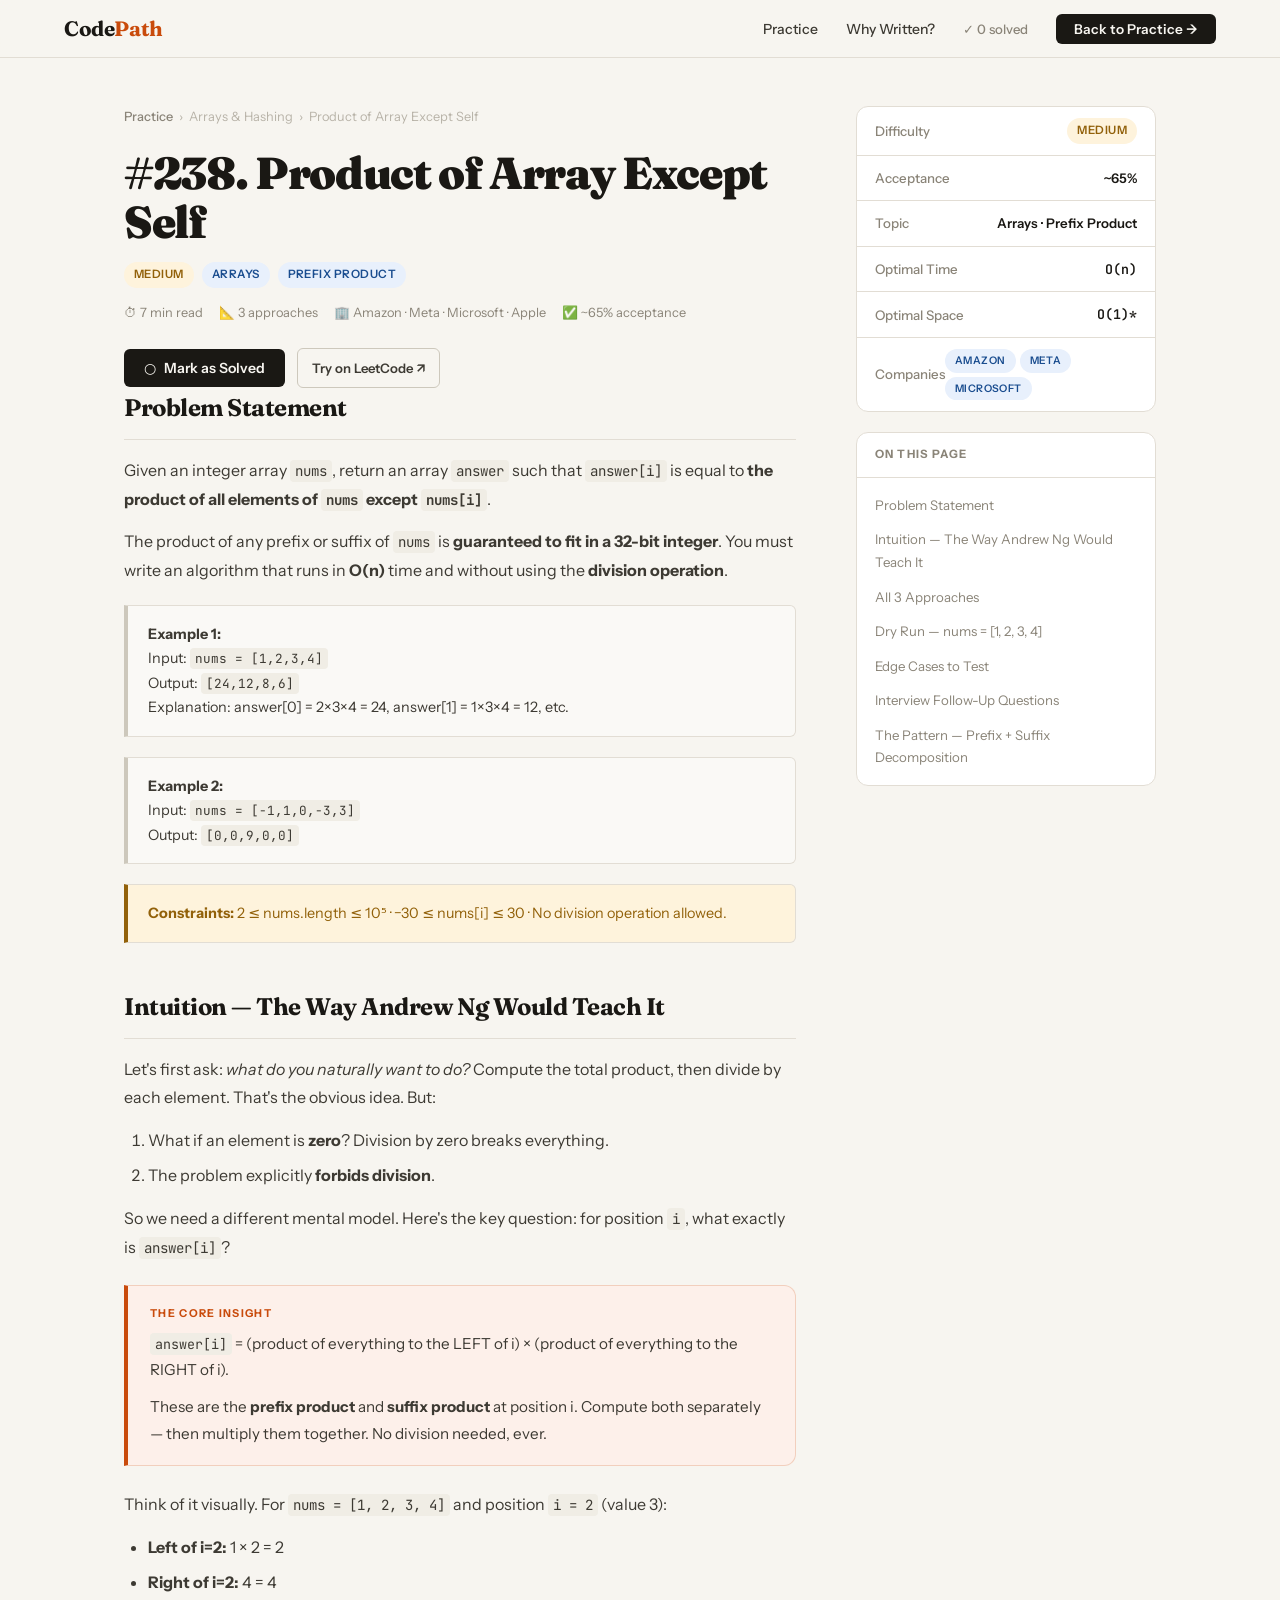
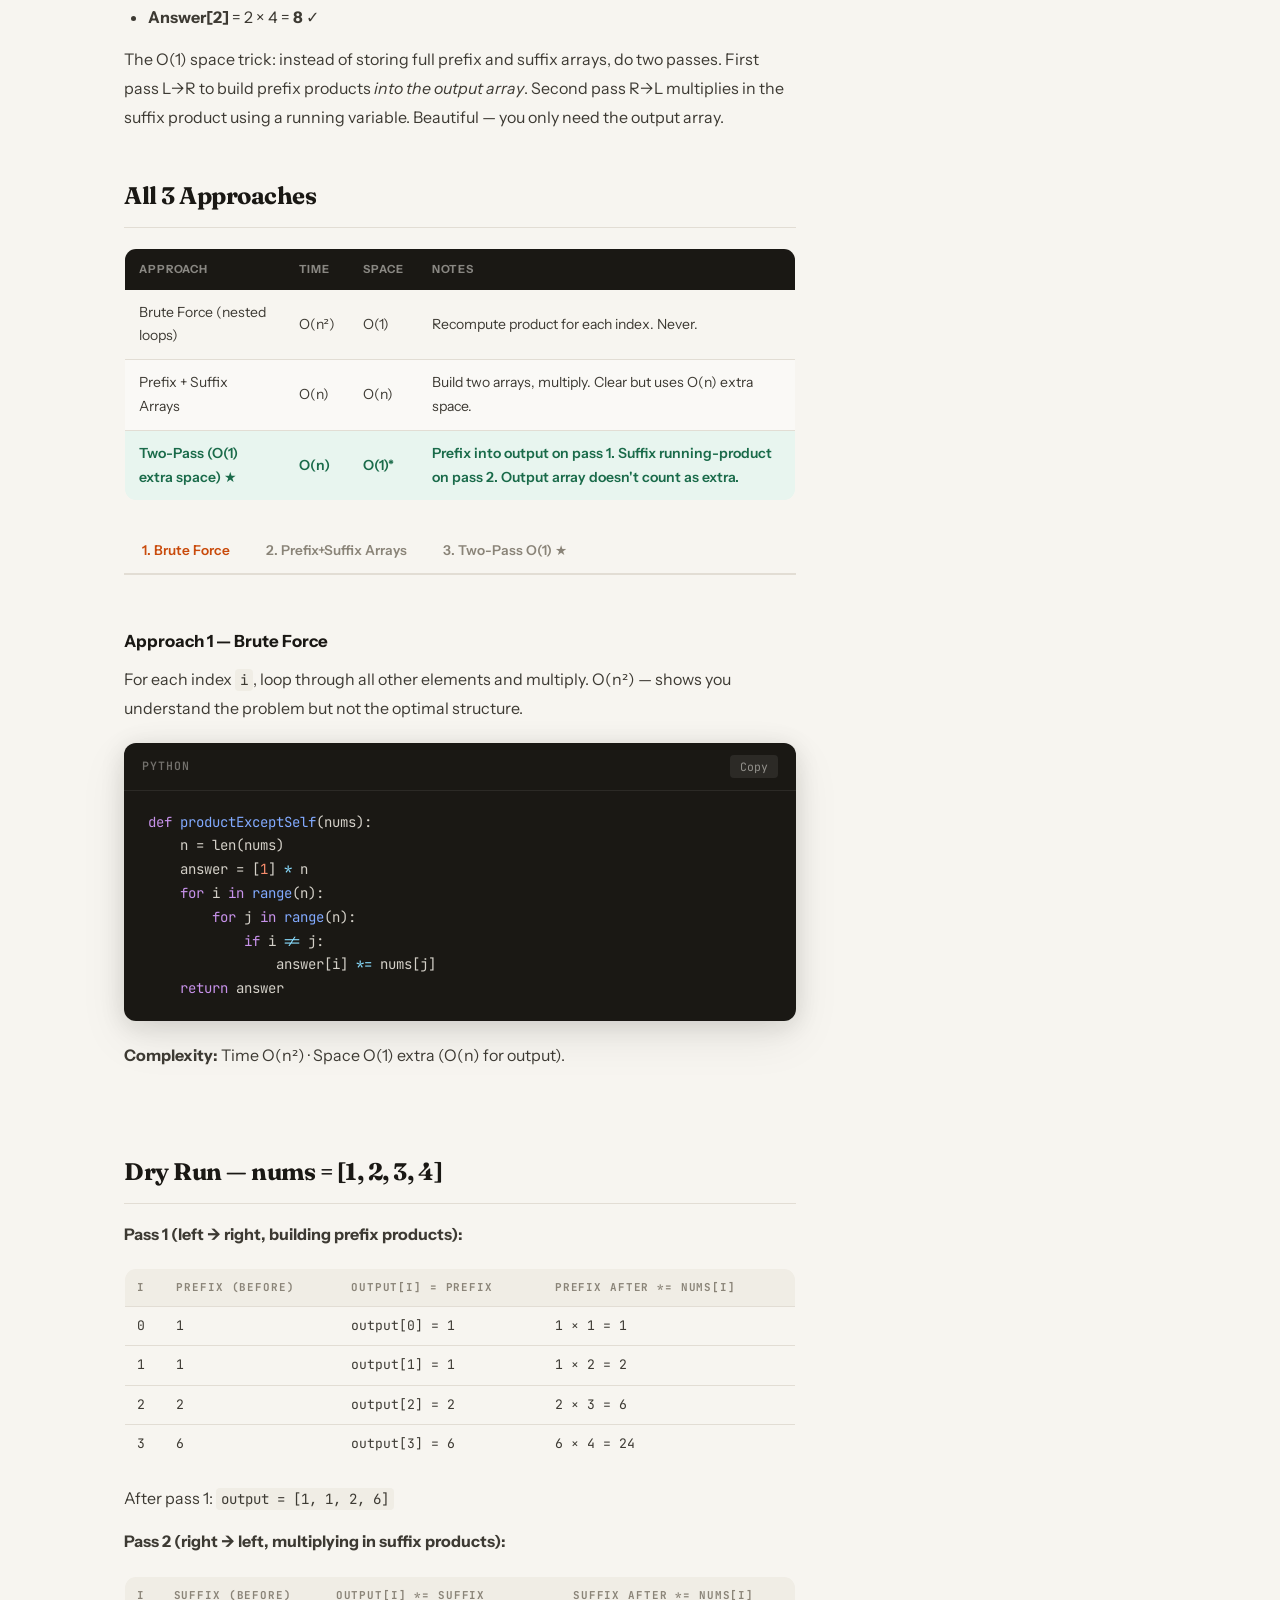
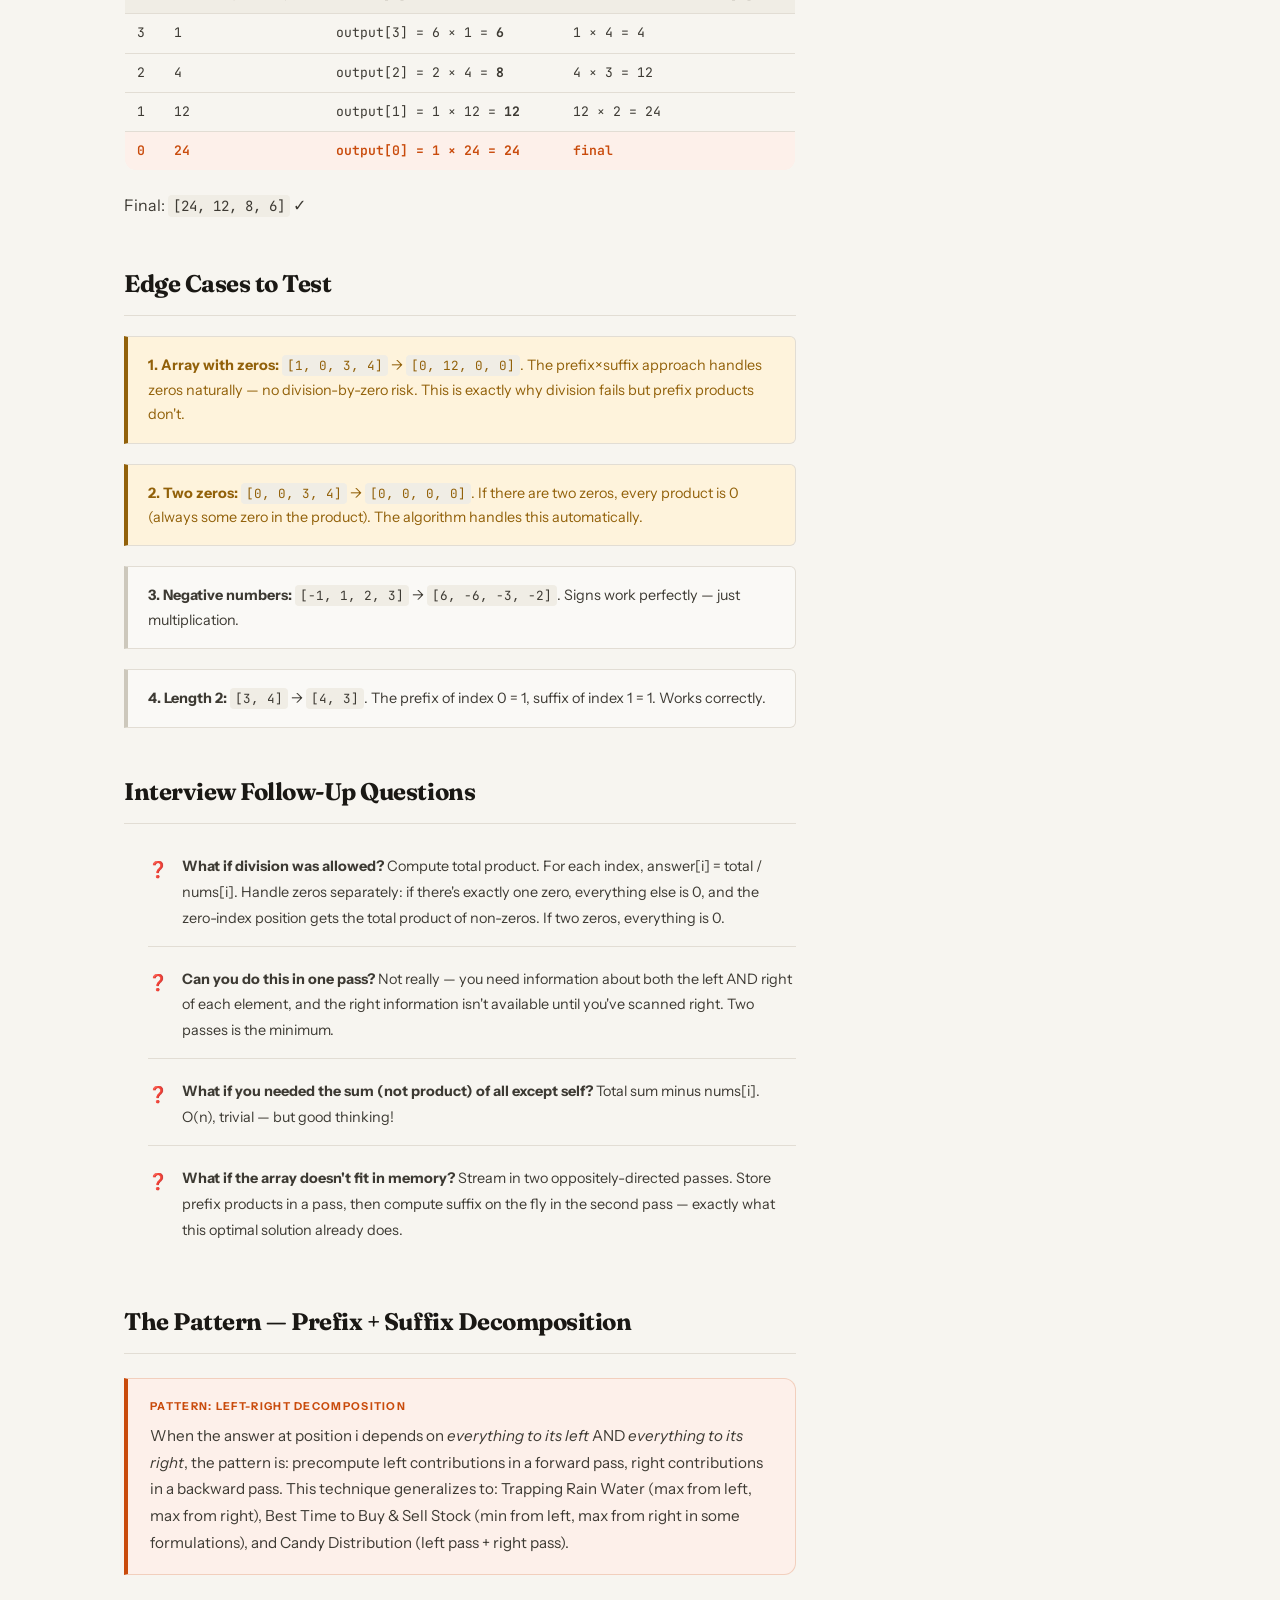
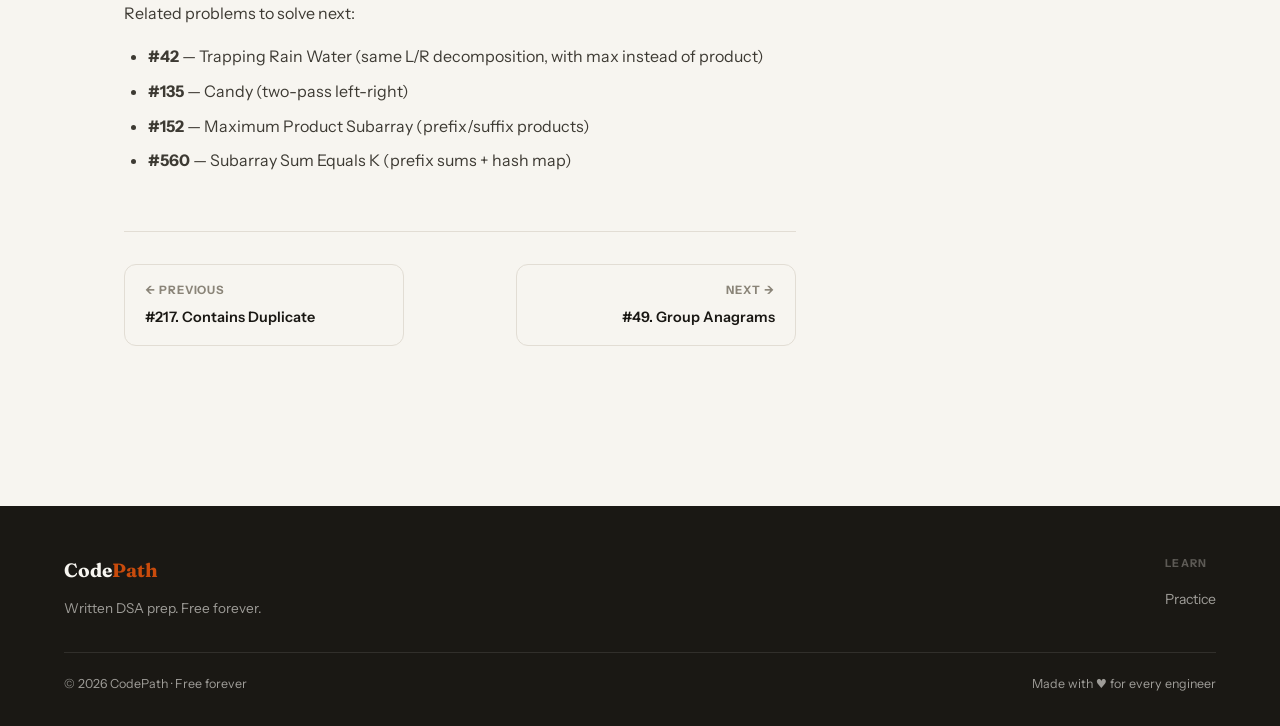
<file: product-except-self.html>
<!DOCTYPE html>
<html lang="en">
<head>
  <meta charset="UTF-8">
  <meta name="viewport" content="width=device-width, initial-scale=1.0">
  <title>Product of Array Except Self — Full Editorial | CodePath</title>
  <meta name="description" content="Deep editorial for Product of Array Except Self (#238). The elegant prefix×suffix trick that avoids division. No loops² needed — O(n) with O(1) extra space.">
  <link rel="preconnect" href="https://fonts.googleapis.com">
  <link href="https://fonts.googleapis.com/css2?family=Fraunces:ital,opsz,wght@0,9..144,700;0,9..144,900&family=JetBrains+Mono:wght@400;500&family=Instrument+Sans:wght@400;500;600;700&display=swap" rel="stylesheet">
  <link rel="stylesheet" href="editorial.css">
</head>
<body>
<div id="reading-bar"></div>

<nav class="site-nav">
  <a class="nav-logo" href="index.html">Code<span>Path</span></a>
  <ul class="nav-links">
    <li><a href="index.html#practice">Practice</a></li>
    <li><a href="index.html#why">Why Written?</a></li>
    <li><a href="#" style="color:var(--muted);font-size:0.82rem;">✓ <span id="solved-counter">0</span> solved</a></li>
    <li><a href="index.html#practice" class="nav-cta">Back to Practice →</a></li>
  </ul>
</nav>

<div class="editorial-layout">

  <article>
    <div class="article-header">
      <div class="article-breadcrumb">
        <a href="index.html#practice">Practice</a>
        <span>›</span>
        <span>Arrays &amp; Hashing</span>
        <span>›</span>
        <span>Product of Array Except Self</span>
      </div>

      <h1 class="article-title">#238. Product of Array Except Self</h1>

      <div class="article-meta">
        <span class="badge badge--medium">Medium</span>
        <span class="badge badge--topic">Arrays</span>
        <span class="badge badge--topic">Prefix Product</span>
      </div>

      <div class="article-stats">
        <span>⏱ 7 min read</span>
        <span>📐 3 approaches</span>
        <span>🏢 Amazon · Meta · Microsoft · Apple</span>
        <span>✅ ~65% acceptance</span>
      </div>

      <div style="display:flex;align-items:center;gap:12px;flex-wrap:wrap;">
        <button class="solve-btn" id="solve-btn" onclick="toggleSolved()">
          <span id="solve-icon">○</span>
          <span id="solve-text">Mark as Solved</span>
        </button>
        <a href="https://leetcode.com/problems/product-of-array-except-self/" target="_blank" rel="noopener"
           class="btn btn--outline" style="font-size:0.82rem;padding:8px 14px;">
          Try on LeetCode ↗
        </a>
      </div>
    </div>

    <div class="article-content" id="article-content">

      <h2 id="problem">Problem Statement</h2>

      <p>Given an integer array <code>nums</code>, return an array <code>answer</code> such that <code>answer[i]</code> is equal to <strong>the product of all elements of <code>nums</code> except <code>nums[i]</code></strong>.</p>

      <p>The product of any prefix or suffix of <code>nums</code> is <strong>guaranteed to fit in a 32-bit integer</strong>. You must write an algorithm that runs in <strong>O(n)</strong> time and without using the <strong>division operation</strong>.</p>

      <div class="callout">
        <p><strong>Example 1:</strong><br>
        Input: <code>nums = [1,2,3,4]</code><br>
        Output: <code>[24,12,8,6]</code><br>
        Explanation: answer[0] = 2×3×4 = 24, answer[1] = 1×3×4 = 12, etc.</p>
      </div>

      <div class="callout">
        <p><strong>Example 2:</strong><br>
        Input: <code>nums = [-1,1,0,-3,3]</code><br>
        Output: <code>[0,0,9,0,0]</code></p>
      </div>

      <div class="callout warning">
        <p><strong>Constraints:</strong> 2 ≤ nums.length ≤ 10⁵ · −30 ≤ nums[i] ≤ 30 · No division operation allowed.</p>
      </div>

      <h2 id="intuition">Intuition — The Way Andrew Ng Would Teach It</h2>

      <p>Let's first ask: <em>what do you naturally want to do?</em> Compute the total product, then divide by each element. That's the obvious idea. But:</p>

      <ol>
        <li>What if an element is <strong>zero</strong>? Division by zero breaks everything.</li>
        <li>The problem explicitly <strong>forbids division</strong>.</li>
      </ol>

      <p>So we need a different mental model. Here's the key question: for position <code>i</code>, what exactly is <code>answer[i]</code>?</p>

      <div class="insight">
        <div class="insight-label">The Core Insight</div>
        <p><code>answer[i]</code> = (product of everything to the LEFT of i) × (product of everything to the RIGHT of i).</p>
        <p style="margin-top:10px;">These are the <strong>prefix product</strong> and <strong>suffix product</strong> at position i. Compute both separately — then multiply them together. No division needed, ever.</p>
      </div>

      <p>Think of it visually. For <code>nums = [1, 2, 3, 4]</code> and position <code>i = 2</code> (value 3):</p>
      <ul>
        <li><strong>Left of i=2:</strong> 1 × 2 = 2</li>
        <li><strong>Right of i=2:</strong> 4 = 4</li>
        <li><strong>Answer[2]</strong> = 2 × 4 = <strong>8</strong> ✓</li>
      </ul>

      <p>The O(1) space trick: instead of storing full prefix and suffix arrays, do two passes. First pass L→R to build prefix products <em>into the output array</em>. Second pass R→L multiplies in the suffix product using a running variable. Beautiful — you only need the output array.</p>

      <h2 id="approaches">All 3 Approaches</h2>

      <table class="complexity-table">
        <thead>
          <tr><th>Approach</th><th>Time</th><th>Space</th><th>Notes</th></tr>
        </thead>
        <tbody>
          <tr>
            <td>Brute Force (nested loops)</td>
            <td>O(n²)</td>
            <td>O(1)</td>
            <td>Recompute product for each index. Never.</td>
          </tr>
          <tr>
            <td>Prefix + Suffix Arrays</td>
            <td>O(n)</td>
            <td>O(n)</td>
            <td>Build two arrays, multiply. Clear but uses O(n) extra space.</td>
          </tr>
          <tr class="best">
            <td>Two-Pass (O(1) extra space) ★</td>
            <td>O(n)</td>
            <td>O(1)*</td>
            <td>Prefix into output on pass 1. Suffix running-product on pass 2. Output array doesn't count as extra.</td>
          </tr>
        </tbody>
      </table>

      <div class="approach-tabs">
        <div class="approach-tab active" data-tab="bf2">1. Brute Force</div>
        <div class="approach-tab" data-tab="arrays">2. Prefix+Suffix Arrays</div>
        <div class="approach-tab" data-tab="optimal">3. Two-Pass O(1) ★</div>
      </div>

      <div class="tab-panel active" id="bf2">
        <h3>Approach 1 — Brute Force</h3>
        <p>For each index <code>i</code>, loop through all other elements and multiply. O(n²) — shows you understand the problem but not the optimal structure.</p>
        <div class="code-block">
          <div class="code-header"><span class="code-lang">Python</span><button class="copy-btn">Copy</button></div>
          <pre><code><span class="c-kw">def</span> <span class="c-fn">productExceptSelf</span>(nums):
    n = len(nums)
    answer = [<span class="c-num">1</span>] <span class="c-op">*</span> n
    <span class="c-kw">for</span> i <span class="c-kw">in</span> <span class="c-fn">range</span>(n):
        <span class="c-kw">for</span> j <span class="c-kw">in</span> <span class="c-fn">range</span>(n):
            <span class="c-kw">if</span> i <span class="c-op">!=</span> j:
                answer[i] <span class="c-op">*=</span> nums[j]
    <span class="c-kw">return</span> answer</code></pre>
        </div>
        <p><strong>Complexity:</strong> Time O(n²) · Space O(1) extra (O(n) for output).</p>
      </div>

      <div class="tab-panel" id="arrays">
        <h3>Approach 2 — Prefix + Suffix Arrays</h3>
        <p>Build a <code>prefix</code> array where <code>prefix[i]</code> = product of all elements to the left of i. Build a <code>suffix</code> array where <code>suffix[i]</code> = product of all elements to the right of i. Answer[i] = prefix[i] × suffix[i].</p>
        <div class="code-block">
          <div class="code-header"><span class="code-lang">Python</span><button class="copy-btn">Copy</button></div>
          <pre><code><span class="c-kw">def</span> <span class="c-fn">productExceptSelf</span>(nums):
    n = len(nums)
    prefix = [<span class="c-num">1</span>] <span class="c-op">*</span> n   <span class="c-cm"># prefix[i] = product of nums[0..i-1]</span>
    suffix = [<span class="c-num">1</span>] <span class="c-op">*</span> n   <span class="c-cm"># suffix[i] = product of nums[i+1..n-1]</span>

    <span class="c-kw">for</span> i <span class="c-kw">in</span> <span class="c-fn">range</span>(<span class="c-num">1</span>, n):
        prefix[i] = prefix[i<span class="c-op">-</span><span class="c-num">1</span>] <span class="c-op">*</span> nums[i<span class="c-op">-</span><span class="c-num">1</span>]

    <span class="c-kw">for</span> i <span class="c-kw">in</span> <span class="c-fn">range</span>(n<span class="c-op">-</span><span class="c-num">2</span>, <span class="c-op">-</span><span class="c-num">1</span>, <span class="c-op">-</span><span class="c-num">1</span>):
        suffix[i] = suffix[i<span class="c-op">+</span><span class="c-num">1</span>] <span class="c-op">*</span> nums[i<span class="c-op">+</span><span class="c-num">1</span>]

    <span class="c-kw">return</span> [prefix[i] <span class="c-op">*</span> suffix[i] <span class="c-kw">for</span> i <span class="c-kw">in</span> <span class="c-fn">range</span>(n)]</code></pre>
        </div>
        <p><strong>Complexity:</strong> Time O(n) · Space O(n). Good stepping stone for understanding — mention it before landing on the optimal.</p>
      </div>

      <div class="tab-panel" id="optimal">
        <h3>Approach 3 — Two-Pass, O(1) Extra Space ★</h3>
        <p><strong>Pass 1 (left → right):</strong> Fill <code>output[i]</code> with the product of all elements to the LEFT of i. Initially <code>output[0] = 1</code> (nothing to its left).</p>
        <p><strong>Pass 2 (right → left):</strong> Maintain a running <code>suffix</code> product. Multiply it into <code>output[i]</code>, then update it by multiplying <code>nums[i]</code>.</p>

        <div class="code-block">
          <div class="code-header"><span class="code-lang">Python</span><button class="copy-btn">Copy</button></div>
          <pre><code><span class="c-kw">def</span> <span class="c-fn">productExceptSelf</span>(nums):
    n = len(nums)
    output = [<span class="c-num">1</span>] <span class="c-op">*</span> n

    <span class="c-cm"># Pass 1: fill output[i] with product of everything LEFT of i</span>
    prefix = <span class="c-num">1</span>
    <span class="c-kw">for</span> i <span class="c-kw">in</span> <span class="c-fn">range</span>(n):
        output[i] = prefix
        prefix <span class="c-op">*=</span> nums[i]

    <span class="c-cm"># Pass 2: multiply in product of everything RIGHT of i</span>
    suffix = <span class="c-num">1</span>
    <span class="c-kw">for</span> i <span class="c-kw">in</span> <span class="c-fn">range</span>(n <span class="c-op">-</span> <span class="c-num">1</span>, <span class="c-op">-</span><span class="c-num">1</span>, <span class="c-op">-</span><span class="c-num">1</span>):
        output[i] <span class="c-op">*=</span> suffix
        suffix <span class="c-op">*=</span> nums[i]

    <span class="c-kw">return</span> output</code></pre>
        </div>

        <div class="code-block">
          <div class="code-header"><span class="code-lang">Java</span><button class="copy-btn">Copy</button></div>
          <pre><code><span class="c-kw">public</span> <span class="c-type">int</span>[] <span class="c-fn">productExceptSelf</span>(<span class="c-type">int</span>[] nums) {
    <span class="c-type">int</span> n = nums.length;
    <span class="c-type">int</span>[] output = <span class="c-kw">new</span> <span class="c-type">int</span>[n];

    <span class="c-type">int</span> prefix = <span class="c-num">1</span>;
    <span class="c-kw">for</span> (<span class="c-type">int</span> i = <span class="c-num">0</span>; i &lt; n; i++) {
        output[i] = prefix;
        prefix <span class="c-op">*=</span> nums[i];
    }

    <span class="c-type">int</span> suffix = <span class="c-num">1</span>;
    <span class="c-kw">for</span> (<span class="c-type">int</span> i = n <span class="c-op">-</span> <span class="c-num">1</span>; i &gt;= <span class="c-num">0</span>; i--) {
        output[i] <span class="c-op">*=</span> suffix;
        suffix <span class="c-op">*=</span> nums[i];
    }

    <span class="c-kw">return</span> output;
}</code></pre>
        </div>

        <p><strong>Complexity:</strong> Time O(n) · Space O(1) extra (the output array is required by the problem). Two passes. Industry-clean solution.</p>
      </div>

      <h2 id="dry-run">Dry Run — nums = [1, 2, 3, 4]</h2>

      <p><strong>Pass 1 (left → right, building prefix products):</strong></p>
      <table class="dry-run-table">
        <thead><tr><th>i</th><th>prefix (before)</th><th>output[i] = prefix</th><th>prefix after *= nums[i]</th></tr></thead>
        <tbody>
          <tr><td>0</td><td>1</td><td>output[0] = 1</td><td>1 × 1 = 1</td></tr>
          <tr><td>1</td><td>1</td><td>output[1] = 1</td><td>1 × 2 = 2</td></tr>
          <tr><td>2</td><td>2</td><td>output[2] = 2</td><td>2 × 3 = 6</td></tr>
          <tr><td>3</td><td>6</td><td>output[3] = 6</td><td>6 × 4 = 24</td></tr>
        </tbody>
      </table>

      <p>After pass 1: <code>output = [1, 1, 2, 6]</code></p>

      <p><strong>Pass 2 (right → left, multiplying in suffix products):</strong></p>
      <table class="dry-run-table">
        <thead><tr><th>i</th><th>suffix (before)</th><th>output[i] *= suffix</th><th>suffix after *= nums[i]</th></tr></thead>
        <tbody>
          <tr><td>3</td><td>1</td><td>output[3] = 6 × 1 = <strong>6</strong></td><td>1 × 4 = 4</td></tr>
          <tr><td>2</td><td>4</td><td>output[2] = 2 × 4 = <strong>8</strong></td><td>4 × 3 = 12</td></tr>
          <tr><td>1</td><td>12</td><td>output[1] = 1 × 12 = <strong>12</strong></td><td>12 × 2 = 24</td></tr>
          <tr class="highlight"><td>0</td><td>24</td><td>output[0] = 1 × 24 = <strong>24</strong></td><td>final</td></tr>
        </tbody>
      </table>

      <p>Final: <code>[24, 12, 8, 6]</code> ✓</p>

      <h2 id="edge-cases">Edge Cases to Test</h2>

      <div class="callout warning">
        <p><strong>1. Array with zeros:</strong> <code>[1, 0, 3, 4]</code> → <code>[0, 12, 0, 0]</code>. The prefix×suffix approach handles zeros naturally — no division-by-zero risk. This is exactly why division fails but prefix products don't.</p>
      </div>
      <div class="callout warning">
        <p><strong>2. Two zeros:</strong> <code>[0, 0, 3, 4]</code> → <code>[0, 0, 0, 0]</code>. If there are two zeros, every product is 0 (always some zero in the product). The algorithm handles this automatically.</p>
      </div>
      <div class="callout">
        <p><strong>3. Negative numbers:</strong> <code>[-1, 1, 2, 3]</code> → <code>[6, -6, -3, -2]</code>. Signs work perfectly — just multiplication.</p>
      </div>
      <div class="callout">
        <p><strong>4. Length 2:</strong> <code>[3, 4]</code> → <code>[4, 3]</code>. The prefix of index 0 = 1, suffix of index 1 = 1. Works correctly.</p>
      </div>

      <h2 id="follow-up">Interview Follow-Up Questions</h2>

      <ul class="followup-list">
        <li>
          <span class="fq-icon">❓</span>
          <div><strong>What if division was allowed?</strong> Compute total product. For each index, answer[i] = total / nums[i]. Handle zeros separately: if there's exactly one zero, everything else is 0, and the zero-index position gets the total product of non-zeros. If two zeros, everything is 0.</div>
        </li>
        <li>
          <span class="fq-icon">❓</span>
          <div><strong>Can you do this in one pass?</strong> Not really — you need information about both the left AND right of each element, and the right information isn't available until you've scanned right. Two passes is the minimum.</div>
        </li>
        <li>
          <span class="fq-icon">❓</span>
          <div><strong>What if you needed the sum (not product) of all except self?</strong> Total sum minus nums[i]. O(n), trivial — but good thinking!</div>
        </li>
        <li>
          <span class="fq-icon">❓</span>
          <div><strong>What if the array doesn't fit in memory?</strong> Stream in two oppositely-directed passes. Store prefix products in a pass, then compute suffix on the fly in the second pass — exactly what this optimal solution already does.</div>
        </li>
      </ul>

      <h2 id="pattern">The Pattern — Prefix + Suffix Decomposition</h2>

      <div class="insight">
        <div class="insight-label">Pattern: Left-Right Decomposition</div>
        <p>When the answer at position i depends on <em>everything to its left</em> AND <em>everything to its right</em>, the pattern is: precompute left contributions in a forward pass, right contributions in a backward pass. This technique generalizes to: Trapping Rain Water (max from left, max from right), Best Time to Buy &amp; Sell Stock (min from left, max from right in some formulations), and Candy Distribution (left pass + right pass).</p>
      </div>

      <p>Related problems to solve next:</p>
      <ul>
        <li><strong>#42</strong> — Trapping Rain Water (same L/R decomposition, with max instead of product)</li>
        <li><strong>#135</strong> — Candy (two-pass left-right)</li>
        <li><strong>#152</strong> — Maximum Product Subarray (prefix/suffix products)</li>
        <li><strong>#560</strong> — Subarray Sum Equals K (prefix sums + hash map)</li>
      </ul>

      <div class="prev-next">
        <a href="contains-duplicate.html" class="nav-problem prev">
          <div class="nav-dir">← Previous</div>
          <div class="nav-name">#217. Contains Duplicate</div>
        </a>
        <a href="group-anagrams.html" class="nav-problem next">
          <div class="nav-dir">Next →</div>
          <div class="nav-name">#49. Group Anagrams</div>
        </a>
      </div>

    </div>
  </article>

  <aside class="article-sidebar">
    <div class="meta-card">
      <div class="meta-row"><span class="meta-label">Difficulty</span><span class="badge badge--medium">Medium</span></div>
      <div class="meta-row"><span class="meta-label">Acceptance</span><span class="meta-value">~65%</span></div>
      <div class="meta-row"><span class="meta-label">Topic</span><span class="meta-value">Arrays · Prefix Product</span></div>
      <div class="meta-row"><span class="meta-label">Optimal Time</span><span class="meta-value text-mono">O(n)</span></div>
      <div class="meta-row"><span class="meta-label">Optimal Space</span><span class="meta-value text-mono">O(1)*</span></div>
      <div class="meta-row">
        <span class="meta-label">Companies</span>
        <div style="display:flex;gap:4px;flex-wrap:wrap;">
          <span class="badge badge--topic" style="font-size:0.65rem;">Amazon</span>
          <span class="badge badge--topic" style="font-size:0.65rem;">Meta</span>
          <span class="badge badge--topic" style="font-size:0.65rem;">Microsoft</span>
        </div>
      </div>
    </div>
    <div class="toc-card">
      <div class="toc-header">On this page</div>
      <div id="toc-container"></div>
    </div>
  </aside>

</div>

<footer class="site-footer">
  <div class="footer-inner">
    <div class="footer-brand">
      <div class="footer-logo">Code<span>Path</span></div>
      <p>Written DSA prep. Free forever.</p>
    </div>
    <div class="footer-col">
      <h5>Learn</h5>
      <ul><li><a href="index.html#practice">Practice</a></li></ul>
    </div>
  </div>
  <div class="footer-bottom">
    <span>© 2026 CodePath · Free forever</span>
    <span>Made with ♥ for every engineer</span>
  </div>
</footer>

<script>
'use strict';
const SLUG = 'product-except-self';
const Progress = (() => {
  const KEY = 'cp_progress';
  function load() { try { return JSON.parse(localStorage.getItem(KEY)) || {}; } catch { return {}; } }
  function save(d) { try { localStorage.setItem(KEY, JSON.stringify(d)); } catch {} }
  function markSolved(s) { const d = load(); d[s] = { status:'solved', ts:Date.now() }; save(d); }
  function clear(s) { const d = load(); delete d[s]; save(d); }
  function getStatus(s) { return (load()[s] || {}).status || null; }
  function solvedCount() { return Object.values(load()).filter(v => v.status === 'solved').length; }
  return { markSolved, clear, getStatus, solvedCount };
})();
function toggleSolved() {
  const btn = document.getElementById('solve-btn');
  const icon = document.getElementById('solve-icon');
  const text = document.getElementById('solve-text');
  if (Progress.getStatus(SLUG) === 'solved') {
    Progress.clear(SLUG); btn.classList.remove('solved');
    icon.textContent = '○'; text.textContent = 'Mark as Solved';
  } else {
    Progress.markSolved(SLUG); btn.classList.add('solved');
    icon.textContent = '✓'; text.textContent = 'Solved!';
  }
  const sc = document.getElementById('solved-counter');
  if (sc) sc.textContent = Progress.solvedCount();
}
document.querySelectorAll('.approach-tab').forEach(tab => {
  tab.addEventListener('click', () => {
    document.querySelectorAll('.approach-tab').forEach(t => t.classList.remove('active'));
    document.querySelectorAll('.tab-panel').forEach(p => p.classList.remove('active'));
    tab.classList.add('active');
    document.getElementById(tab.dataset.tab).classList.add('active');
  });
});
document.querySelectorAll('.copy-btn').forEach(btn => {
  btn.addEventListener('click', () => {
    const code = btn.closest('.code-block').querySelector('code');
    navigator.clipboard.writeText(code.textContent).then(() => {
      btn.textContent = 'Copied!';
      setTimeout(() => btn.textContent = 'Copy', 1800);
    });
  });
});
window.addEventListener('scroll', () => {
  const bar = document.getElementById('reading-bar');
  if (bar) bar.style.width = Math.min(100, (window.scrollY / (document.body.scrollHeight - window.innerHeight)) * 100) + '%';
}, { passive: true });
document.addEventListener('DOMContentLoaded', () => {
  const content = document.getElementById('article-content');
  const container = document.getElementById('toc-container');
  if (content && container) {
    const ul = document.createElement('ul'); ul.className = 'toc-list';
    content.querySelectorAll('h2').forEach(h => {
      const li = document.createElement('li');
      const a = document.createElement('a');
      a.href = '#' + h.id; a.textContent = h.textContent;
      a.addEventListener('click', e => { e.preventDefault(); h.scrollIntoView({ behavior: 'smooth' }); });
      li.appendChild(a); ul.appendChild(li);
    });
    container.appendChild(ul);
  }
  const sc = document.getElementById('solved-counter');
  if (sc) sc.textContent = Progress.solvedCount();
  if (Progress.getStatus(SLUG) === 'solved') {
    const btn = document.getElementById('solve-btn');
    const icon = document.getElementById('solve-icon');
    const text = document.getElementById('solve-text');
    if (btn) { btn.classList.add('solved'); icon.textContent = '✓'; text.textContent = 'Solved!'; }
  }
});
</script>
</body>
</html>
</file>
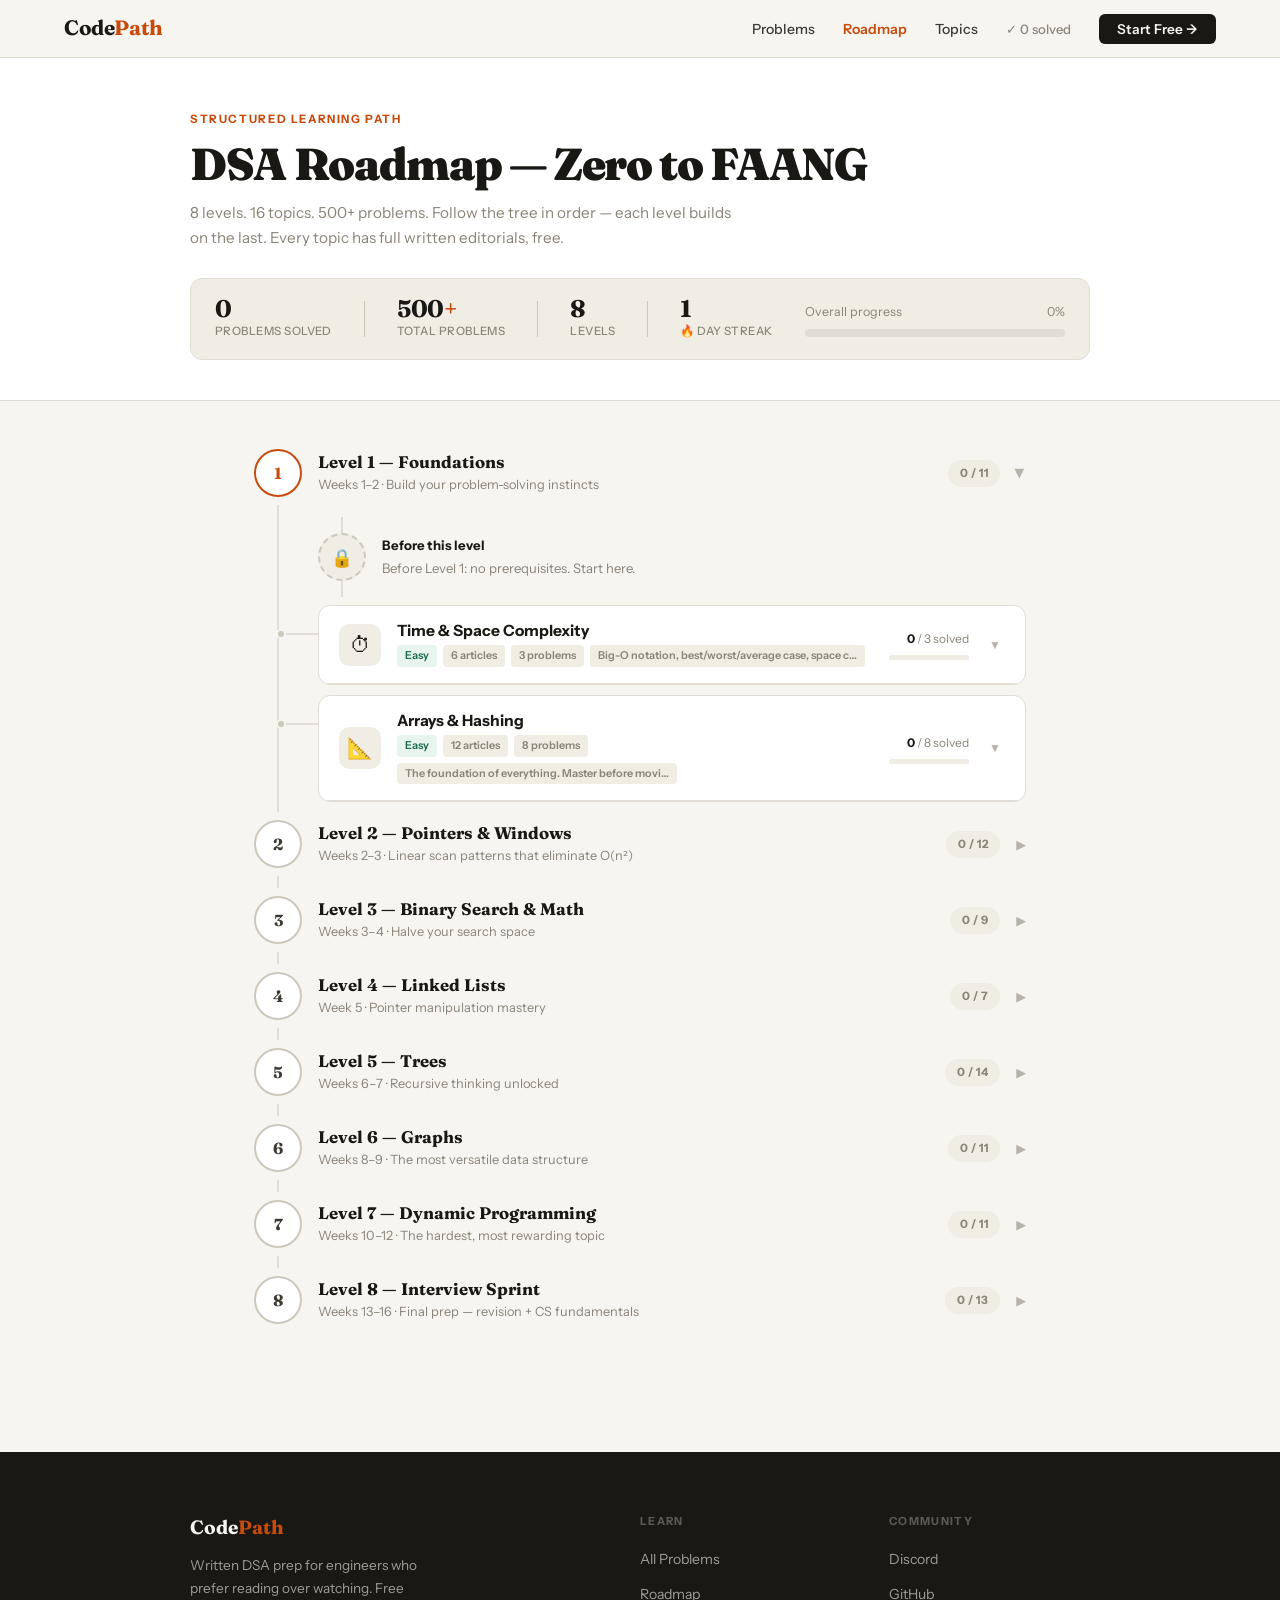
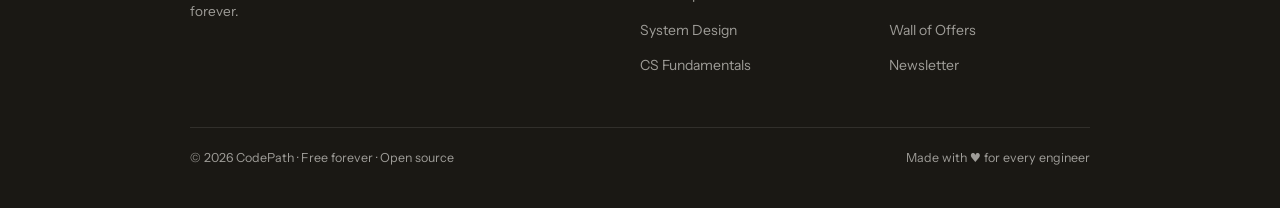
<file: roadmap.html>
<!DOCTYPE html>
<html lang="en">
<head>
  <meta charset="UTF-8">
  <meta name="viewport" content="width=device-width, initial-scale=1.0">
  <title>DSA Roadmap — CodePath</title>
  <meta name="description" content="A structured, level-by-level DSA roadmap. Every topic, every problem, free written editorials. Track your progress as you go.">
  <link rel="preconnect" href="https://fonts.googleapis.com">
  <link href="https://fonts.googleapis.com/css2?family=Fraunces:ital,opsz,wght@0,9..144,300;0,9..144,500;0,9..144,700;0,9..144,900;1,9..144,300;1,9..144,500&family=JetBrains+Mono:wght@400;500;600&family=Instrument+Sans:wght@400;500;600;700&display=swap" rel="stylesheet">

  <style>
  /* ── DESIGN TOKENS ───────────────────────── */
  :root {
    --bg:        #f7f5f0;
    --bg2:       #f0ede5;
    --surface:   #ffffff;
    --surface2:  #faf9f6;
    --border:    #e2ddd4;
    --border2:   #cdc8bc;
    --ink:       #1a1814;
    --ink2:      #3d3a33;
    --muted:     #8a8478;
    --faint:     #b8b3a8;
    --green:     #1a6b4a;
    --green-bg:  #e8f5ef;
    --amber:     #92610a;
    --amber-bg:  #fef3dc;
    --red:       #9b2020;
    --red-bg:    #fde8e8;
    --blue:      #1a4d8f;
    --blue-bg:   #e8f0fc;
    --accent:    #c94b0c;
    --accent-bg: #fdf0ea;
    --mono:      'JetBrains Mono', monospace;
    --serif:     'Fraunces', Georgia, serif;
    --sans:      'Instrument Sans', system-ui, sans-serif;
    --radius:    6px;
    --radius-lg: 12px;
    --shadow:    0 1px 3px rgba(26,24,20,0.08), 0 4px 16px rgba(26,24,20,0.06);
    --shadow-lg: 0 4px 24px rgba(26,24,20,0.12), 0 16px 48px rgba(26,24,20,0.08);
  }

  /* ── RESET ───────────────────────────────── */
  *, *::before, *::after { box-sizing: border-box; margin: 0; padding: 0; }
  html { font-size: 16px; scroll-behavior: smooth; }
  body {
    background: var(--bg);
    color: var(--ink);
    font-family: var(--sans);
    font-size: 1rem;
    line-height: 1.65;
    -webkit-font-smoothing: antialiased;
  }
  a { color: var(--accent); text-decoration: none; }
  a:hover { text-decoration: underline; }

  /* ── NAV ─────────────────────────────────── */
  .site-nav {
    position: sticky; top: 0; z-index: 100;
    background: rgba(247,245,240,0.94);
    backdrop-filter: blur(12px);
    border-bottom: 1px solid var(--border);
    padding: 0 5%; height: 58px;
    display: flex; align-items: center; justify-content: space-between;
  }
  .nav-logo { font-family: var(--serif); font-weight: 700; font-size: 1.3rem; color: var(--ink); letter-spacing: -0.02em; text-decoration: none; }
  .nav-logo span { color: var(--accent); }
  .nav-links { display: flex; align-items: center; gap: 28px; list-style: none; }
  .nav-links a { color: var(--ink2); font-size: 0.875rem; font-weight: 500; text-decoration: none; transition: color 0.15s; }
  .nav-links a:hover { color: var(--ink); }
  .nav-links a.active { color: var(--accent); font-weight: 600; }
  .nav-cta { background: var(--ink) !important; color: var(--bg) !important; padding: 7px 18px; border-radius: var(--radius); font-weight: 600 !important; font-size: 0.85rem !important; }
  .nav-cta:hover { background: var(--accent) !important; text-decoration: none !important; }
  @media (max-width: 768px) { .nav-links { display: none; } }

  /* ── PAGE HEADER ─────────────────────────── */
  .page-header {
    background: var(--surface);
    border-bottom: 1px solid var(--border);
    padding: 52px 5% 40px;
  }
  .page-header-inner { max-width: 900px; margin: 0 auto; }
  .page-eyebrow {
    font-size: 0.72rem; font-weight: 700; letter-spacing: 0.14em;
    text-transform: uppercase; color: var(--accent); margin-bottom: 10px;
  }
  .page-title {
    font-family: var(--serif); font-size: clamp(1.9rem, 4vw, 2.8rem);
    font-weight: 900; letter-spacing: -0.03em; color: var(--ink);
    line-height: 1.1; margin-bottom: 12px;
  }
  .page-sub { color: var(--muted); font-size: 0.95rem; max-width: 560px; margin-bottom: 28px; }

  /* overall stats bar */
  .stats-bar {
    display: flex; gap: 32px; flex-wrap: wrap;
    padding: 18px 24px;
    background: var(--bg2);
    border: 1px solid var(--border);
    border-radius: var(--radius-lg);
    align-items: center;
  }
  .stat-item { display: flex; flex-direction: column; gap: 1px; }
  .stat-num { font-family: var(--serif); font-size: 1.5rem; font-weight: 700; color: var(--ink); letter-spacing: -0.03em; line-height: 1; }
  .stat-num span { color: var(--accent); }
  .stat-label { font-size: 0.72rem; color: var(--muted); font-weight: 500; letter-spacing: 0.04em; text-transform: uppercase; }
  .stat-divider { width: 1px; height: 36px; background: var(--border2); }

  .overall-bar-wrap { flex: 1; min-width: 180px; }
  .overall-bar-label { font-size: 0.78rem; color: var(--muted); margin-bottom: 6px; display: flex; justify-content: space-between; }
  .overall-bar { height: 8px; background: var(--border); border-radius: 99px; overflow: hidden; }
  .overall-bar-fill { height: 100%; background: linear-gradient(90deg, var(--green), #2ecc89); border-radius: 99px; transition: width 0.8s ease; }

  /* ── ROADMAP TREE ────────────────────────── */
  .roadmap-wrap {
    max-width: 900px;
    margin: 0 auto;
    padding: 48px 5% 100px;
  }

  /* LEVEL BLOCK */
  .level-block { margin-bottom: 8px; position: relative; }

  /* Vertical connector line running down from level header through all topics */
  .level-block::before {
    content: '';
    position: absolute;
    left: 23px;
    top: 56px;
    bottom: 0;
    width: 2px;
    background: var(--border);
    z-index: 0;
  }
  .level-block:last-child::before { display: none; }

  /* LEVEL HEADER */
  .level-header {
    display: flex; align-items: center; gap: 16px;
    padding: 0 0 20px 0;
    position: relative; z-index: 1;
    cursor: pointer;
    user-select: none;
  }

  .level-badge {
    width: 48px; height: 48px; flex-shrink: 0;
    border-radius: 50%;
    background: var(--surface);
    border: 2px solid var(--border2);
    display: flex; align-items: center; justify-content: center;
    font-family: var(--serif); font-size: 1rem; font-weight: 700; color: var(--ink2);
    transition: border-color 0.2s, background 0.2s, color 0.2s;
    position: relative; z-index: 2;
  }

  .level-block.unlocked .level-badge,
  .level-block.active .level-badge {
    border-color: var(--accent);
    color: var(--accent);
  }

  .level-block.completed .level-badge {
    background: var(--green);
    border-color: var(--green);
    color: white;
  }

  .level-meta { flex: 1; }
  .level-name {
    font-family: var(--serif); font-size: 1.05rem; font-weight: 700;
    color: var(--ink); line-height: 1.2; margin-bottom: 2px;
  }
  .level-desc { font-size: 0.8rem; color: var(--muted); }

  .level-progress-pill {
    font-size: 0.72rem; font-weight: 700;
    padding: 4px 12px; border-radius: 99px;
    background: var(--bg2); color: var(--muted);
    white-space: nowrap; letter-spacing: 0.04em;
    transition: background 0.2s, color 0.2s;
  }
  .level-block.completed .level-progress-pill { background: var(--green-bg); color: var(--green); }
  .level-block.active    .level-progress-pill { background: var(--accent-bg); color: var(--accent); }

  .level-chevron {
    color: var(--faint); font-size: 0.8rem;
    transition: transform 0.2s;
    flex-shrink: 0;
  }
  .level-block.open .level-chevron { transform: rotate(90deg); }

  /* LEVEL BODY (collapsible) */
  .level-body {
    padding-left: 64px;
    overflow: hidden;
    max-height: 0;
    transition: max-height 0.35s ease;
  }
  .level-block.open .level-body { max-height: 2000px; }

  /* TOPIC CARD */
  .topic-row {
    position: relative;
    margin-bottom: 10px;
  }

  /* connector dot on the left spine */
  .topic-row::before {
    content: '';
    position: absolute;
    left: -42px;
    top: 24px;
    width: 10px; height: 10px;
    border-radius: 50%;
    background: var(--border2);
    border: 2px solid var(--bg);
    transition: background 0.2s;
    z-index: 2;
  }

  .topic-row.t-solved::before  { background: var(--green); }
  .topic-row.t-partial::before { background: var(--amber); }
  .topic-row.t-active::before  { background: var(--accent); }

  /* horizontal connector */
  .topic-row::after {
    content: '';
    position: absolute;
    left: -32px; top: 28px;
    width: 32px; height: 2px;
    background: var(--border);
  }

  .topic-card {
    background: var(--surface);
    border: 1px solid var(--border);
    border-radius: var(--radius-lg);
    overflow: hidden;
    transition: border-color 0.15s, box-shadow 0.15s;
    cursor: pointer;
  }
  .topic-card:hover { border-color: var(--accent); box-shadow: var(--shadow); }
  .topic-row.t-solved  .topic-card { border-color: #b3ddc9; }
  .topic-row.t-active  .topic-card { border-color: rgba(201,75,12,0.35); }

  /* TOP ROW of card */
  .topic-card-top {
    display: flex; align-items: center; gap: 16px;
    padding: 16px 20px;
    user-select: none;
  }

  .topic-icon-wrap {
    width: 42px; height: 42px; flex-shrink: 0;
    border-radius: 10px;
    display: flex; align-items: center; justify-content: center;
    font-size: 1.3rem;
    background: var(--bg2);
  }

  .topic-info { flex: 1; min-width: 0; }
  .topic-name {
    font-family: var(--sans); font-size: 0.97rem; font-weight: 700;
    color: var(--ink); line-height: 1.2; margin-bottom: 4px;
  }
  .topic-chips { display: flex; gap: 6px; flex-wrap: wrap; }
  .chip {
    font-size: 0.68rem; font-weight: 600; padding: 2px 8px;
    border-radius: 4px; white-space: nowrap;
    background: var(--bg2); color: var(--muted);
  }
  .chip.easy   { background: var(--green-bg); color: var(--green); }
  .chip.med    { background: var(--amber-bg); color: var(--amber); }
  .chip.hard   { background: var(--red-bg);   color: var(--red);   }
  .chip.new    { background: var(--accent-bg); color: var(--accent); }

  .topic-right { display: flex; flex-direction: column; align-items: flex-end; gap: 6px; flex-shrink: 0; }

  .topic-counts { font-size: 0.75rem; color: var(--muted); text-align: right; }
  .topic-counts strong { color: var(--ink); font-weight: 700; }

  .topic-progress-bar { width: 80px; height: 5px; background: var(--bg2); border-radius: 99px; overflow: hidden; }
  .topic-progress-fill { height: 100%; background: linear-gradient(90deg, var(--green), #2ecc89); border-radius: 99px; transition: width 0.5s ease; }

  .topic-expand-btn {
    background: none; border: none; cursor: pointer;
    color: var(--faint); font-size: 0.75rem;
    padding: 4px; transition: color 0.15s, transform 0.2s;
    flex-shrink: 0;
  }
  .topic-expand-btn:hover { color: var(--ink); }
  .topic-row.open .topic-expand-btn { transform: rotate(180deg); }

  /* PROBLEM LIST (inside topic card) */
  .problem-list {
    border-top: 1px solid var(--border);
    max-height: 0; overflow: hidden;
    transition: max-height 0.3s ease;
  }
  .topic-row.open .problem-list { max-height: 2000px; }

  .problem-item {
    display: flex; align-items: center; gap: 12px;
    padding: 10px 20px;
    border-bottom: 1px solid var(--border);
    font-size: 0.86rem;
    transition: background 0.1s;
    text-decoration: none;
    color: var(--ink2);
  }
  .problem-item:last-child { border-bottom: none; }
  .problem-item:hover { background: var(--bg2); }

  .p-status {
    width: 14px; height: 14px; flex-shrink: 0;
    border-radius: 50%;
    border: 2px solid var(--border2);
    background: transparent;
    cursor: pointer;
    transition: background 0.15s, border-color 0.15s;
    position: relative;
  }
  .p-status.solved { background: var(--green); border-color: var(--green); }
  .p-status.solved::after {
    content: '✓';
    position: absolute; top: 50%; left: 50%;
    transform: translate(-50%, -50%);
    color: white; font-size: 8px; font-weight: 700; line-height: 1;
  }
  .p-status.review { background: var(--amber); border-color: var(--amber); }

  .p-num { font-family: var(--mono); font-size: 0.72rem; color: var(--faint); width: 32px; flex-shrink: 0; }
  .p-name { flex: 1; font-weight: 500; color: var(--ink2); }
  .p-name:hover { color: var(--accent); }
  .p-diff { font-size: 0.72rem; font-weight: 700; flex-shrink: 0; }
  .diff-e { color: var(--green); }
  .diff-m { color: var(--amber); }
  .diff-h { color: var(--red); }
  .p-read { font-size: 0.72rem; font-weight: 600; color: var(--accent); flex-shrink: 0; }

  /* LEVEL SEPARATOR — checkpoint */
  .checkpoint {
    display: flex; align-items: center; gap: 16px;
    padding: 16px 0;
    position: relative; z-index: 1;
    margin-bottom: 8px;
  }
  .checkpoint::before {
    content: '';
    position: absolute; left: 23px; top: 0; bottom: 0;
    width: 2px; background: var(--border); z-index: 0;
  }

  .checkpoint-badge {
    width: 48px; height: 48px; flex-shrink: 0;
    border-radius: 50%;
    background: var(--bg2);
    border: 2px dashed var(--border2);
    display: flex; align-items: center; justify-content: center;
    font-size: 1.1rem;
    position: relative; z-index: 2;
  }

  .checkpoint-text { font-size: 0.82rem; }
  .checkpoint-text strong { color: var(--ink); font-weight: 700; display: block; margin-bottom: 2px; }
  .checkpoint-text span { color: var(--muted); }

  /* FOOTER */
  .site-footer {
    background: var(--ink); color: rgba(247,245,240,0.6);
    padding: 60px 5% 40px;
  }
  .footer-inner {
    max-width: 900px; margin: 0 auto;
    display: grid; grid-template-columns: 2fr 1fr 1fr;
    gap: 48px; margin-bottom: 40px;
  }
  .footer-brand p { margin-top: 10px; font-size: 0.85rem; line-height: 1.7; max-width: 260px; }
  .footer-logo { font-family: var(--serif); font-weight: 700; font-size: 1.2rem; color: var(--bg); }
  .footer-logo span { color: var(--accent); }
  .footer-col h5 { font-size: 0.7rem; font-weight: 700; letter-spacing: 0.12em; text-transform: uppercase; color: rgba(247,245,240,0.3); margin-bottom: 14px; }
  .footer-col ul { list-style: none; }
  .footer-col li { margin-bottom: 9px; }
  .footer-col a { color: rgba(247,245,240,0.6); font-size: 0.875rem; text-decoration: none; transition: color 0.15s; }
  .footer-col a:hover { color: var(--bg); }
  .footer-bottom { max-width: 900px; margin: 0 auto; padding-top: 20px; border-top: 1px solid rgba(247,245,240,0.1); display: flex; justify-content: space-between; font-size: 0.78rem; }
  @media (max-width: 600px) { .footer-inner { grid-template-columns: 1fr 1fr; } }
  </style>
</head>
<body>

<!-- NAV -->
<nav class="site-nav">
  <a class="nav-logo" href="index.html">Code<span>Path</span></a>
  <ul class="nav-links">
    <li><a href="problems.html">Problems</a></li>
    <li><a href="roadmap.html" class="active">Roadmap</a></li>
    <li><a href="index.html#topics">Topics</a></li>
    <li><a href="#" style="color:var(--muted);font-size:0.82rem;">✓ <span id="solved-counter">0</span> solved</a></li>
    <li><a href="problems.html" class="nav-cta">Start Free →</a></li>
  </ul>
</nav>

<!-- PAGE HEADER -->
<div class="page-header">
  <div class="page-header-inner">
    <div class="page-eyebrow">Structured Learning Path</div>
    <h1 class="page-title">DSA Roadmap — Zero to FAANG</h1>
    <p class="page-sub">8 levels. 16 topics. 500+ problems. Follow the tree in order — each level builds on the last. Every topic has full written editorials, free.</p>

    <div class="stats-bar">
      <div class="stat-item">
        <div class="stat-num" id="total-solved">0</div>
        <div class="stat-label">Problems solved</div>
      </div>
      <div class="stat-divider"></div>
      <div class="stat-item">
        <div class="stat-num">500<span>+</span></div>
        <div class="stat-label">Total problems</div>
      </div>
      <div class="stat-divider"></div>
      <div class="stat-item">
        <div class="stat-num">8</div>
        <div class="stat-label">Levels</div>
      </div>
      <div class="stat-divider"></div>
      <div class="stat-item">
        <div class="stat-num" id="streak-num">0</div>
        <div class="stat-label">🔥 Day streak</div>
      </div>
      <div class="overall-bar-wrap">
        <div class="overall-bar-label">
          <span>Overall progress</span>
          <span id="pct-label">0%</span>
        </div>
        <div class="overall-bar"><div class="overall-bar-fill" id="overall-fill" style="width:0%"></div></div>
      </div>
    </div>
  </div>
</div>

<!-- ROADMAP TREE -->
<div class="roadmap-wrap" id="roadmap-root">
  <!-- Injected by JS -->
</div>

<!-- FOOTER -->
<footer class="site-footer">
  <div class="footer-inner">
    <div class="footer-brand">
      <div class="footer-logo">Code<span>Path</span></div>
      <p>Written DSA prep for engineers who prefer reading over watching. Free forever.</p>
    </div>
    <div class="footer-col">
      <h5>Learn</h5>
      <ul>
        <li><a href="problems.html">All Problems</a></li>
        <li><a href="roadmap.html">Roadmap</a></li>
        <li><a href="#">System Design</a></li>
        <li><a href="#">CS Fundamentals</a></li>
      </ul>
    </div>
    <div class="footer-col">
      <h5>Community</h5>
      <ul>
        <li><a href="#">Discord</a></li>
        <li><a href="#">GitHub</a></li>
        <li><a href="#">Wall of Offers</a></li>
        <li><a href="#">Newsletter</a></li>
      </ul>
    </div>
  </div>
  <div class="footer-bottom">
    <span>© 2026 CodePath · Free forever · Open source</span>
    <span>Made with ♥ for every engineer</span>
  </div>
</footer>

<script>
// ── DATA ─────────────────────────────────────
const ROADMAP = [
  {
    id: 'l1', level: 1,
    name: 'Foundations',
    desc: 'Weeks 1–2 · Build your problem-solving instincts',
    checkpoint: 'Before Level 1: no prerequisites. Start here.',
    topics: [
      {
        id: 'time-complexity', icon: '⏱', name: 'Time & Space Complexity',
        articles: 6, problems: 15,
        difficulty: 'easy',
        desc: 'Big-O notation, best/worst/average case, space complexity',
        problems_list: [
          { num: '—', name: 'Analyze Sorting Algorithms', diff: 'E', slug: 'analyze-sorting' },
          { num: '—', name: 'Count Operations in Loop', diff: 'E', slug: 'count-ops' },
          { num: '—', name: 'Recursive Complexity', diff: 'M', slug: 'recursive-complexity' },
        ]
      },
      {
        id: 'arrays', icon: '📐', name: 'Arrays & Hashing',
        articles: 12, problems: 44,
        difficulty: 'easy',
        desc: 'The foundation of everything. Master before moving on.',
        problems_list: [
          { num: '1',   name: 'Two Sum',                        diff: 'E', slug: 'two-sum' },
          { num: '217', name: 'Contains Duplicate',             diff: 'E', slug: 'contains-duplicate' },
          { num: '238', name: 'Product of Array Except Self',   diff: 'M', slug: 'product-except-self' },
          { num: '49',  name: 'Group Anagrams',                 diff: 'M', slug: 'group-anagrams' },
          { num: '347', name: 'Top K Frequent Elements',        diff: 'M', slug: 'top-k-frequent' },
          { num: '128', name: 'Longest Consecutive Sequence',   diff: 'M', slug: 'longest-consecutive' },
          { num: '36',  name: 'Valid Sudoku',                   diff: 'M', slug: 'valid-sudoku' },
          { num: '271', name: 'Encode and Decode Strings',      diff: 'M', slug: 'encode-decode-strings' },
        ]
      },
    ]
  },
  {
    id: 'l2', level: 2,
    name: 'Pointers & Windows',
    desc: 'Weeks 2–3 · Linear scan patterns that eliminate O(n²)',
    checkpoint: 'Checkpoint: solve 80% of Level 1 before continuing.',
    topics: [
      {
        id: 'two-pointers', icon: '↔️', name: 'Two Pointers',
        articles: 8, problems: 22,
        difficulty: 'easy',
        desc: 'Shrink/expand pattern. Eliminates one loop in most array problems.',
        problems_list: [
          { num: '125', name: 'Valid Palindrome',              diff: 'E', slug: 'valid-palindrome' },
          { num: '15',  name: '3Sum',                          diff: 'M', slug: '3sum' },
          { num: '11',  name: 'Container With Most Water',     diff: 'M', slug: 'container-with-most-water' },
          { num: '42',  name: 'Trapping Rain Water',           diff: 'H', slug: 'trapping-rain-water' },
        ]
      },
      {
        id: 'sliding-window', icon: '🪟', name: 'Sliding Window',
        articles: 7, problems: 18,
        difficulty: 'medium',
        desc: 'Maintain a window of elements. Key to string and subarray problems.',
        problems_list: [
          { num: '121', name: 'Best Time to Buy and Sell Stock',            diff: 'E', slug: 'best-time-to-buy-stock' },
          { num: '3',   name: 'Longest Substring Without Repeating Chars',  diff: 'M', slug: 'longest-substring-without-repeating' },
          { num: '424', name: 'Longest Repeating Character Replacement',    diff: 'M', slug: 'longest-repeating-char-replacement' },
          { num: '76',  name: 'Minimum Window Substring',                   diff: 'H', slug: 'minimum-window-substring' },
        ]
      },
      {
        id: 'stack', icon: '📚', name: 'Stack',
        articles: 8, problems: 24,
        difficulty: 'easy',
        desc: 'LIFO structure. Invaluable for matching, parsing, and monotonic problems.',
        problems_list: [
          { num: '20',  name: 'Valid Parentheses',                diff: 'E', slug: 'valid-parentheses' },
          { num: '155', name: 'Min Stack',                        diff: 'M', slug: 'min-stack' },
          { num: '739', name: 'Daily Temperatures',               diff: 'M', slug: 'daily-temperatures' },
          { num: '84',  name: 'Largest Rectangle in Histogram',   diff: 'H', slug: 'largest-rectangle-histogram' },
        ]
      },
    ]
  },
  {
    id: 'l3', level: 3,
    name: 'Binary Search & Math',
    desc: 'Weeks 3–4 · Halve your search space',
    checkpoint: 'Checkpoint: be comfortable with Two Pointers before here.',
    topics: [
      {
        id: 'binary-search', icon: '🔍', name: 'Binary Search',
        articles: 9, problems: 24,
        difficulty: 'medium',
        desc: 'Not just sorted arrays — apply to any monotonic decision function.',
        problems_list: [
          { num: '704', name: 'Binary Search',                          diff: 'E', slug: 'binary-search' },
          { num: '74',  name: 'Search a 2D Matrix',                     diff: 'M', slug: 'search-2d-matrix' },
          { num: '875', name: 'Koko Eating Bananas',                    diff: 'M', slug: 'koko-eating-bananas' },
          { num: '33',  name: 'Search in Rotated Sorted Array',         diff: 'M', slug: 'search-rotated-array' },
          { num: '4',   name: 'Median of Two Sorted Arrays',            diff: 'H', slug: 'median-two-sorted-arrays' },
        ]
      },
      {
        id: 'bit-manipulation', icon: '⚙️', name: 'Bit Manipulation',
        articles: 5, problems: 11,
        difficulty: 'medium',
        desc: 'XOR tricks, bit masking, power-of-2 checks. Often the elegant O(1) solution.',
        problems_list: [
          { num: '136', name: 'Single Number',         diff: 'E', slug: 'single-number' },
          { num: '191', name: 'Number of 1 Bits',      diff: 'E', slug: 'number-of-1-bits' },
          { num: '338', name: 'Counting Bits',         diff: 'E', slug: 'counting-bits' },
          { num: '371', name: 'Sum of Two Integers',   diff: 'M', slug: 'sum-two-integers' },
        ]
      },
    ]
  },
  {
    id: 'l4', level: 4,
    name: 'Linked Lists',
    desc: 'Week 5 · Pointer manipulation mastery',
    checkpoint: 'Checkpoint: two pointers should feel natural by now.',
    topics: [
      {
        id: 'linked-list', icon: '🔗', name: 'Linked Lists',
        articles: 10, problems: 31,
        difficulty: 'medium',
        desc: 'Reverse, detect cycles, merge — all with O(1) space using two-pointer tricks.',
        problems_list: [
          { num: '206', name: 'Reverse Linked List',                diff: 'E', slug: 'reverse-linked-list' },
          { num: '21',  name: 'Merge Two Sorted Lists',             diff: 'E', slug: 'merge-two-sorted-lists' },
          { num: '141', name: 'Linked List Cycle',                  diff: 'E', slug: 'linked-list-cycle' },
          { num: '143', name: 'Reorder List',                       diff: 'M', slug: 'reorder-list' },
          { num: '19',  name: 'Remove Nth Node From End of List',   diff: 'M', slug: 'remove-nth-node' },
          { num: '146', name: 'LRU Cache',                          diff: 'M', slug: 'lru-cache' },
          { num: '25',  name: 'Reverse Nodes in k-Group',           diff: 'H', slug: 'reverse-nodes-k-group' },
        ]
      },
    ]
  },
  {
    id: 'l5', level: 5,
    name: 'Trees',
    desc: 'Weeks 6–7 · Recursive thinking unlocked',
    checkpoint: 'Checkpoint: you must be comfortable with recursion.',
    topics: [
      {
        id: 'binary-trees', icon: '🌳', name: 'Binary Trees',
        articles: 12, problems: 45,
        difficulty: 'medium',
        desc: 'DFS (pre/in/post-order) and BFS. Most tree problems are one of these traversals.',
        problems_list: [
          { num: '226', name: 'Invert Binary Tree',                 diff: 'E', slug: 'invert-binary-tree' },
          { num: '104', name: 'Maximum Depth of Binary Tree',       diff: 'E', slug: 'max-depth-binary-tree' },
          { num: '543', name: 'Diameter of Binary Tree',            diff: 'E', slug: 'diameter-binary-tree' },
          { num: '102', name: 'Binary Tree Level Order Traversal',  diff: 'M', slug: 'level-order-traversal' },
          { num: '235', name: 'Lowest Common Ancestor of BST',      diff: 'M', slug: 'lca-bst' },
          { num: '124', name: 'Binary Tree Maximum Path Sum',       diff: 'H', slug: 'binary-tree-max-path-sum' },
          { num: '297', name: 'Serialize and Deserialize BT',       diff: 'H', slug: 'serialize-deserialize-bt' },
        ]
      },
      {
        id: 'heap', icon: '⛏️', name: 'Heap / Priority Queue',
        articles: 6, problems: 20,
        difficulty: 'medium',
        desc: '"Top K" problems. Min-heap and max-heap — when and why to use each.',
        problems_list: [
          { num: '703', name: 'Kth Largest Element in a Stream',  diff: 'E', slug: 'kth-largest-stream' },
          { num: '1046', name: 'Last Stone Weight',               diff: 'E', slug: 'last-stone-weight' },
          { num: '215', name: 'Kth Largest Element in Array',     diff: 'M', slug: 'kth-largest-array' },
          { num: '295', name: 'Find Median from Data Stream',     diff: 'H', slug: 'find-median-data-stream' },
        ]
      },
      {
        id: 'tries', icon: '🔤', name: 'Tries',
        articles: 4, problems: 12,
        difficulty: 'medium',
        desc: 'Prefix trees. Indispensable for autocomplete and word search problems.',
        problems_list: [
          { num: '208', name: 'Implement Trie',                    diff: 'M', slug: 'implement-trie' },
          { num: '211', name: 'Design Add and Search Words DS',    diff: 'M', slug: 'add-search-words' },
          { num: '212', name: 'Word Search II',                    diff: 'H', slug: 'word-search-ii' },
        ]
      },
    ]
  },
  {
    id: 'l6', level: 6,
    name: 'Graphs',
    desc: 'Weeks 8–9 · The most versatile data structure',
    checkpoint: 'Checkpoint: tree DFS/BFS must be solid. Graphs generalise trees.',
    topics: [
      {
        id: 'graphs', icon: '🗺️', name: 'Graphs — BFS & DFS',
        articles: 10, problems: 32,
        difficulty: 'medium',
        desc: 'BFS for shortest path, DFS for connectivity. Topological sort for dependencies.',
        problems_list: [
          { num: '200', name: 'Number of Islands',               diff: 'M', slug: 'number-of-islands' },
          { num: '133', name: 'Clone Graph',                     diff: 'M', slug: 'clone-graph' },
          { num: '417', name: 'Pacific Atlantic Water Flow',     diff: 'M', slug: 'pacific-atlantic' },
          { num: '207', name: 'Course Schedule',                 diff: 'M', slug: 'course-schedule' },
          { num: '323', name: 'Number of Connected Components',  diff: 'M', slug: 'connected-components' },
          { num: '127', name: 'Word Ladder',                     diff: 'H', slug: 'word-ladder' },
        ]
      },
      {
        id: 'backtracking', icon: '🔄', name: 'Backtracking',
        articles: 7, problems: 22,
        difficulty: 'hard',
        desc: 'Explore all possibilities, prune early. Subsets, permutations, combinations.',
        problems_list: [
          { num: '78',  name: 'Subsets',                         diff: 'M', slug: 'subsets' },
          { num: '39',  name: 'Combination Sum',                 diff: 'M', slug: 'combination-sum' },
          { num: '46',  name: 'Permutations',                    diff: 'M', slug: 'permutations' },
          { num: '79',  name: 'Word Search',                     diff: 'M', slug: 'word-search' },
          { num: '51',  name: 'N-Queens',                        diff: 'H', slug: 'n-queens' },
        ]
      },
    ]
  },
  {
    id: 'l7', level: 7,
    name: 'Dynamic Programming',
    desc: 'Weeks 10–12 · The hardest, most rewarding topic',
    checkpoint: 'Checkpoint: be solid on recursion and backtracking first.',
    topics: [
      {
        id: 'dp-1d', icon: '🧩', name: 'DP — 1D Problems',
        articles: 8, problems: 28,
        difficulty: 'medium',
        desc: 'Fibonacci variants, house robber, climbing stairs. Build DP intuition here.',
        problems_list: [
          { num: '70',  name: 'Climbing Stairs',                   diff: 'E', slug: 'climbing-stairs' },
          { num: '198', name: 'House Robber',                      diff: 'M', slug: 'house-robber' },
          { num: '213', name: 'House Robber II',                   diff: 'M', slug: 'house-robber-ii' },
          { num: '5',   name: 'Longest Palindromic Substring',     diff: 'M', slug: 'longest-palindromic-substring' },
          { num: '322', name: 'Coin Change',                       diff: 'M', slug: 'coin-change' },
          { num: '300', name: 'Longest Increasing Subsequence',    diff: 'M', slug: 'longest-increasing-subsequence' },
        ]
      },
      {
        id: 'dp-2d', icon: '🧮', name: 'DP — 2D Problems',
        articles: 9, problems: 22,
        difficulty: 'hard',
        desc: 'Grid DP, edit distance, knapsack, matrix chain. The interview-hard tier.',
        problems_list: [
          { num: '62',  name: 'Unique Paths',                      diff: 'M', slug: 'unique-paths' },
          { num: '1143', name: 'Longest Common Subsequence',       diff: 'M', slug: 'longest-common-subsequence' },
          { num: '72',  name: 'Edit Distance',                     diff: 'H', slug: 'edit-distance' },
          { num: '312', name: 'Burst Balloons',                    diff: 'H', slug: 'burst-balloons' },
          { num: '10',  name: 'Regular Expression Matching',       diff: 'H', slug: 'regex-matching' },
        ]
      },
    ]
  },
  {
    id: 'l8', level: 8,
    name: 'Interview Sprint',
    desc: 'Weeks 13–16 · Final prep — revision + CS fundamentals',
    checkpoint: 'Checkpoint: all previous levels at 70%+ before sprinting.',
    topics: [
      {
        id: 'greedy', icon: '⚡', name: 'Greedy',
        articles: 5, problems: 14,
        difficulty: 'medium',
        desc: 'Make the locally optimal choice. Know when greedy works vs when DP is needed.',
        problems_list: [
          { num: '53',  name: 'Maximum Subarray (Kadane\'s)',       diff: 'M', slug: 'maximum-subarray' },
          { num: '55',  name: 'Jump Game',                         diff: 'M', slug: 'jump-game' },
          { num: '134', name: 'Gas Station',                       diff: 'M', slug: 'gas-station' },
          { num: '135', name: 'Candy',                             diff: 'H', slug: 'candy' },
        ]
      },
      {
        id: 'intervals', icon: '📏', name: 'Intervals',
        articles: 4, problems: 12,
        difficulty: 'medium',
        desc: 'Sort by start, sweep line, merge overlaps. A classic interview pattern.',
        problems_list: [
          { num: '57',  name: 'Insert Interval',                   diff: 'M', slug: 'insert-interval' },
          { num: '56',  name: 'Merge Intervals',                   diff: 'M', slug: 'merge-intervals' },
          { num: '435', name: 'Non-overlapping Intervals',         diff: 'M', slug: 'non-overlapping-intervals' },
          { num: '253', name: 'Meeting Rooms II',                  diff: 'M', slug: 'meeting-rooms-ii' },
        ]
      },
      {
        id: 'cs-fundamentals', icon: '🖥️', name: 'CS Fundamentals',
        articles: 20, problems: 0,
        difficulty: 'easy',
        desc: 'OS, DBMS, Computer Networks, OOPs — the non-DSA interviews. All written.',
        problems_list: [
          { num: '—', name: 'OS: Processes, Threads, Scheduling', diff: 'E', slug: 'os-fundamentals' },
          { num: '—', name: 'DBMS: Normalisation, Indexing, ACID', diff: 'E', slug: 'dbms-fundamentals' },
          { num: '—', name: 'CN: TCP/IP, DNS, HTTP, Load Balancing', diff: 'E', slug: 'cn-fundamentals' },
          { num: '—', name: 'OOPs: SOLID, Design Patterns', diff: 'M', slug: 'oops-fundamentals' },
          { num: '—', name: 'System Design Primer', diff: 'M', slug: 'system-design-intro' },
        ]
      },
    ]
  },
];

// ── PROGRESS STORE ────────────────────────
const Progress = (() => {
  const KEY = 'cp_progress';
  function load() { try { return JSON.parse(localStorage.getItem(KEY)) || {}; } catch { return {}; } }
  function save(d) { try { localStorage.setItem(KEY, JSON.stringify(d)); } catch {} }
  function markSolved(slug) { const d = load(); d[slug] = 'solved'; save(d); }
  function clear(slug) { const d = load(); delete d[slug]; save(d); }
  function getStatus(slug) { return load()[slug] || null; }
  function solvedCount() { return Object.keys(load()).length; }
  return { markSolved, clear, getStatus, solvedCount, load };
})();

const Streak = (() => {
  const KEY = 'cp_streak';
  function get() { return JSON.parse(localStorage.getItem(KEY) || '{"count":0}').count; }
  function bump() {
    const d = JSON.parse(localStorage.getItem(KEY) || '{"count":0,"last":""}');
    const today = new Date().toISOString().slice(0,10);
    const yesterday = new Date(); yesterday.setDate(yesterday.getDate()-1);
    const yStr = yesterday.toISOString().slice(0,10);
    if (d.last === today) return d.count;
    d.count = d.last === yStr ? d.count + 1 : 1;
    d.last = today;
    localStorage.setItem(KEY, JSON.stringify(d));
    return d.count;
  }
  return { get, bump };
})();

// ── RENDER ────────────────────────────────
function diffLabel(d) {
  if (d === 'E') return '<span class="p-diff diff-e">Easy</span>';
  if (d === 'M') return '<span class="p-diff diff-m">Med</span>';
  return '<span class="p-diff diff-h">Hard</span>';
}

function topicSolvedCount(topic) {
  return topic.problems_list.filter(p => Progress.getStatus(p.slug) === 'solved').length;
}

function topicClass(topic) {
  const solved = topicSolvedCount(topic);
  const total = topic.problems_list.length;
  if (solved === 0) return '';
  if (solved === total) return 't-solved';
  return 't-partial';
}

function renderProblemList(topic) {
  return topic.problems_list.map(p => {
    const status = Progress.getStatus(p.slug);
    const solvedClass = status === 'solved' ? 'solved' : '';
    return `<a class="problem-item" href="problems/${p.slug}.html">
      <span class="p-status ${solvedClass}" data-slug="${p.slug}"
            onclick="event.preventDefault(); toggleSolve('${p.slug}', this)"></span>
      <span class="p-num">${p.num}</span>
      <span class="p-name">${p.name}</span>
      ${diffLabel(p.diff)}
      <span class="p-read">Read →</span>
    </a>`;
  }).join('');
}

function renderTopic(topic, levelIdx) {
  const solved = topicSolvedCount(topic);
  const total = topic.problems_list.length;
  const pct = total > 0 ? Math.round((solved / total) * 100) : 0;
  const tClass = topicClass(topic);

  const diffChip = {easy:'chip easy', medium:'chip med', hard:'chip hard'}[topic.difficulty] || 'chip';

  return `<div class="topic-row ${tClass}" id="tr-${topic.id}">
    <div class="topic-card">
      <div class="topic-card-top" onclick="toggleTopic('${topic.id}')">
        <div class="topic-icon-wrap">${topic.icon}</div>
        <div class="topic-info">
          <div class="topic-name">${topic.name}</div>
          <div class="topic-chips">
            <span class="${diffChip}">${topic.difficulty.charAt(0).toUpperCase()+topic.difficulty.slice(1)}</span>
            <span class="chip">${topic.articles} articles</span>
            ${total > 0 ? `<span class="chip">${total} problems</span>` : '<span class="chip">Reading topic</span>'}
            <span class="chip">${topic.desc.slice(0,48)}…</span>
          </div>
        </div>
        <div class="topic-right">
          <div class="topic-counts"><strong>${solved}</strong> / ${total} solved</div>
          ${total > 0 ? `<div class="topic-progress-bar">
            <div class="topic-progress-fill" id="fill-${topic.id}" style="width:${pct}%"></div>
          </div>` : ''}
        </div>
        <button class="topic-expand-btn" aria-label="Expand">▼</button>
      </div>
      <div class="problem-list" id="pl-${topic.id}">
        ${renderProblemList(topic)}
      </div>
    </div>
  </div>`;
}

function renderLevel(lvl, isFirst) {
  const allProblems = lvl.topics.flatMap(t => t.problems_list);
  const solvedInLevel = allProblems.filter(p => Progress.getStatus(p.slug) === 'solved').length;
  const totalInLevel = allProblems.length;
  const pct = totalInLevel > 0 ? Math.round((solvedInLevel / totalInLevel) * 100) : 0;
  const isComplete = totalInLevel > 0 && solvedInLevel === totalInLevel;
  const isActive = !isComplete && solvedInLevel > 0;

  const stateClass = isComplete ? 'completed' : isActive ? 'active' : (isFirst ? 'unlocked' : '');
  const pillText = isComplete ? 'Complete ✓' : `${solvedInLevel} / ${totalInLevel}`;

  return `<div class="level-block ${stateClass} ${isFirst ? 'open' : ''}" id="${lvl.id}">
    <div class="level-header" onclick="toggleLevel('${lvl.id}')">
      <div class="level-badge">${isComplete ? '✓' : lvl.level}</div>
      <div class="level-meta">
        <div class="level-name">Level ${lvl.level} — ${lvl.name}</div>
        <div class="level-desc">${lvl.desc}</div>
      </div>
      <div class="level-progress-pill" id="pill-${lvl.id}">${pillText}</div>
      <span class="level-chevron">▶</span>
    </div>
    <div class="level-body">
      <div class="checkpoint">
        <div class="checkpoint-badge">🔒</div>
        <div class="checkpoint-text">
          <strong>Before this level</strong>
          <span>${lvl.checkpoint}</span>
        </div>
      </div>
      ${lvl.topics.map(t => renderTopic(t, lvl.level)).join('')}
    </div>
  </div>`;
}

function renderRoadmap() {
  const root = document.getElementById('roadmap-root');
  root.innerHTML = ROADMAP.map((lvl, i) => renderLevel(lvl, i === 0)).join('');
  updateStats();
}

// ── INTERACTIONS ──────────────────────────
function toggleLevel(id) {
  const el = document.getElementById(id);
  el.classList.toggle('open');
}

function toggleTopic(id) {
  const row = document.getElementById('tr-' + id);
  row.classList.toggle('open');
}

function toggleSolve(slug, dotEl) {
  const current = Progress.getStatus(slug);
  if (current === 'solved') {
    Progress.clear(slug);
    dotEl.classList.remove('solved');
  } else {
    Progress.markSolved(slug);
    dotEl.classList.add('solved');
    Streak.bump();
  }
  updateStats();
  refreshTopicBars();
}

function updateStats() {
  const solved = Progress.solvedCount();
  const total = 500;
  const pct = Math.round((solved / total) * 100);
  document.getElementById('total-solved').textContent = solved;
  document.getElementById('overall-fill').style.width = pct + '%';
  document.getElementById('pct-label').textContent = pct + '%';
  document.getElementById('solved-counter').textContent = solved;
  document.getElementById('streak-num').textContent = Streak.get();
}

function refreshTopicBars() {
  ROADMAP.forEach(lvl => {
    lvl.topics.forEach(topic => {
      const solved = topicSolvedCount(topic);
      const total = topic.problems_list.length;
      const pct = total > 0 ? Math.round((solved / total) * 100) : 0;
      const fillEl = document.getElementById('fill-' + topic.id);
      if (fillEl) fillEl.style.width = pct + '%';
      const row = document.getElementById('tr-' + topic.id);
      if (row) {
        row.className = 'topic-row ' + topicClass(topic) + (row.classList.contains('open') ? ' open' : '');
      }
    });

    // Update level pill
    const allP = lvl.topics.flatMap(t => t.problems_list);
    const s = allP.filter(p => Progress.getStatus(p.slug) === 'solved').length;
    const t = allP.length;
    const pill = document.getElementById('pill-' + lvl.id);
    if (pill) {
      const complete = t > 0 && s === t;
      pill.textContent = complete ? 'Complete ✓' : `${s} / ${t}`;
      const block = document.getElementById(lvl.id);
      if (block) {
        block.classList.toggle('completed', complete);
        block.classList.toggle('active', !complete && s > 0);
      }
    }
  });
}

// ── BOOT ─────────────────────────────────
document.addEventListener('DOMContentLoaded', () => {
  renderRoadmap();
  Streak.bump();
  document.getElementById('streak-num').textContent = Streak.get();
});
</script>
</body>
</html>
</file>
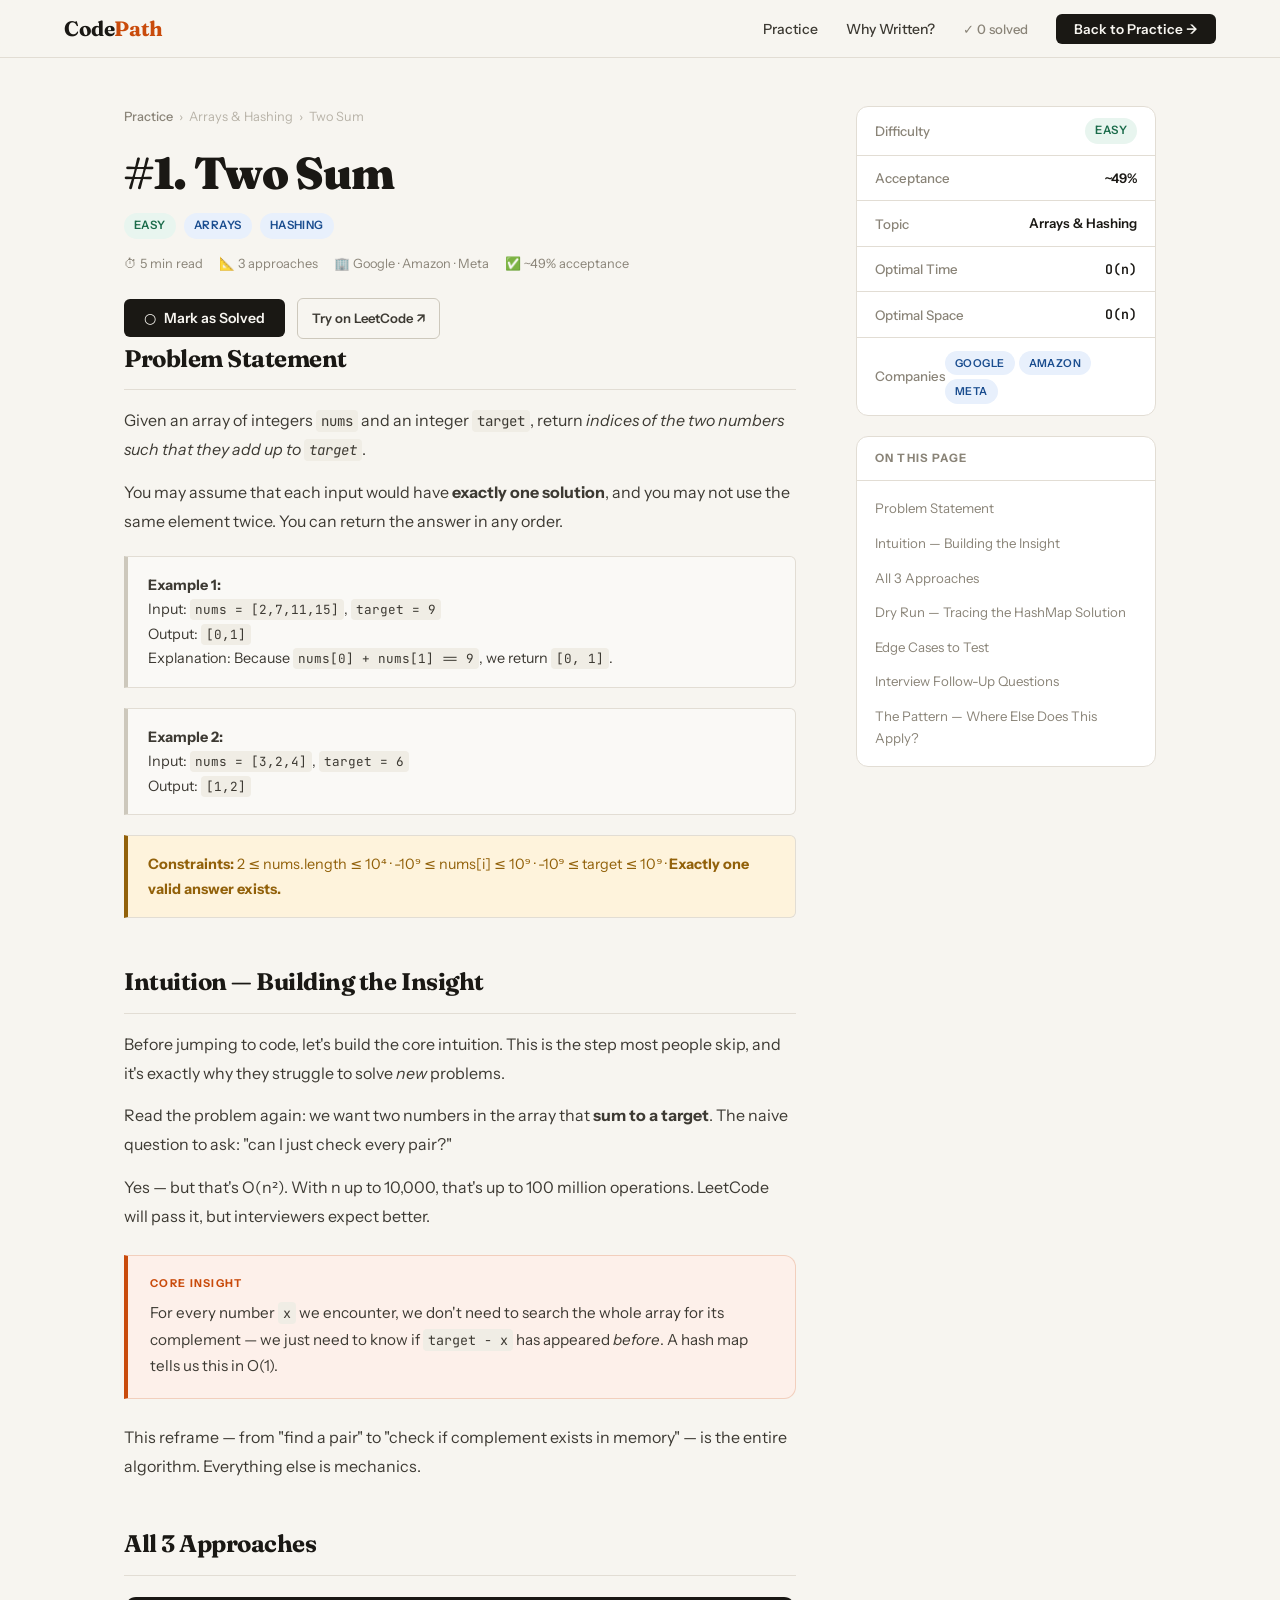
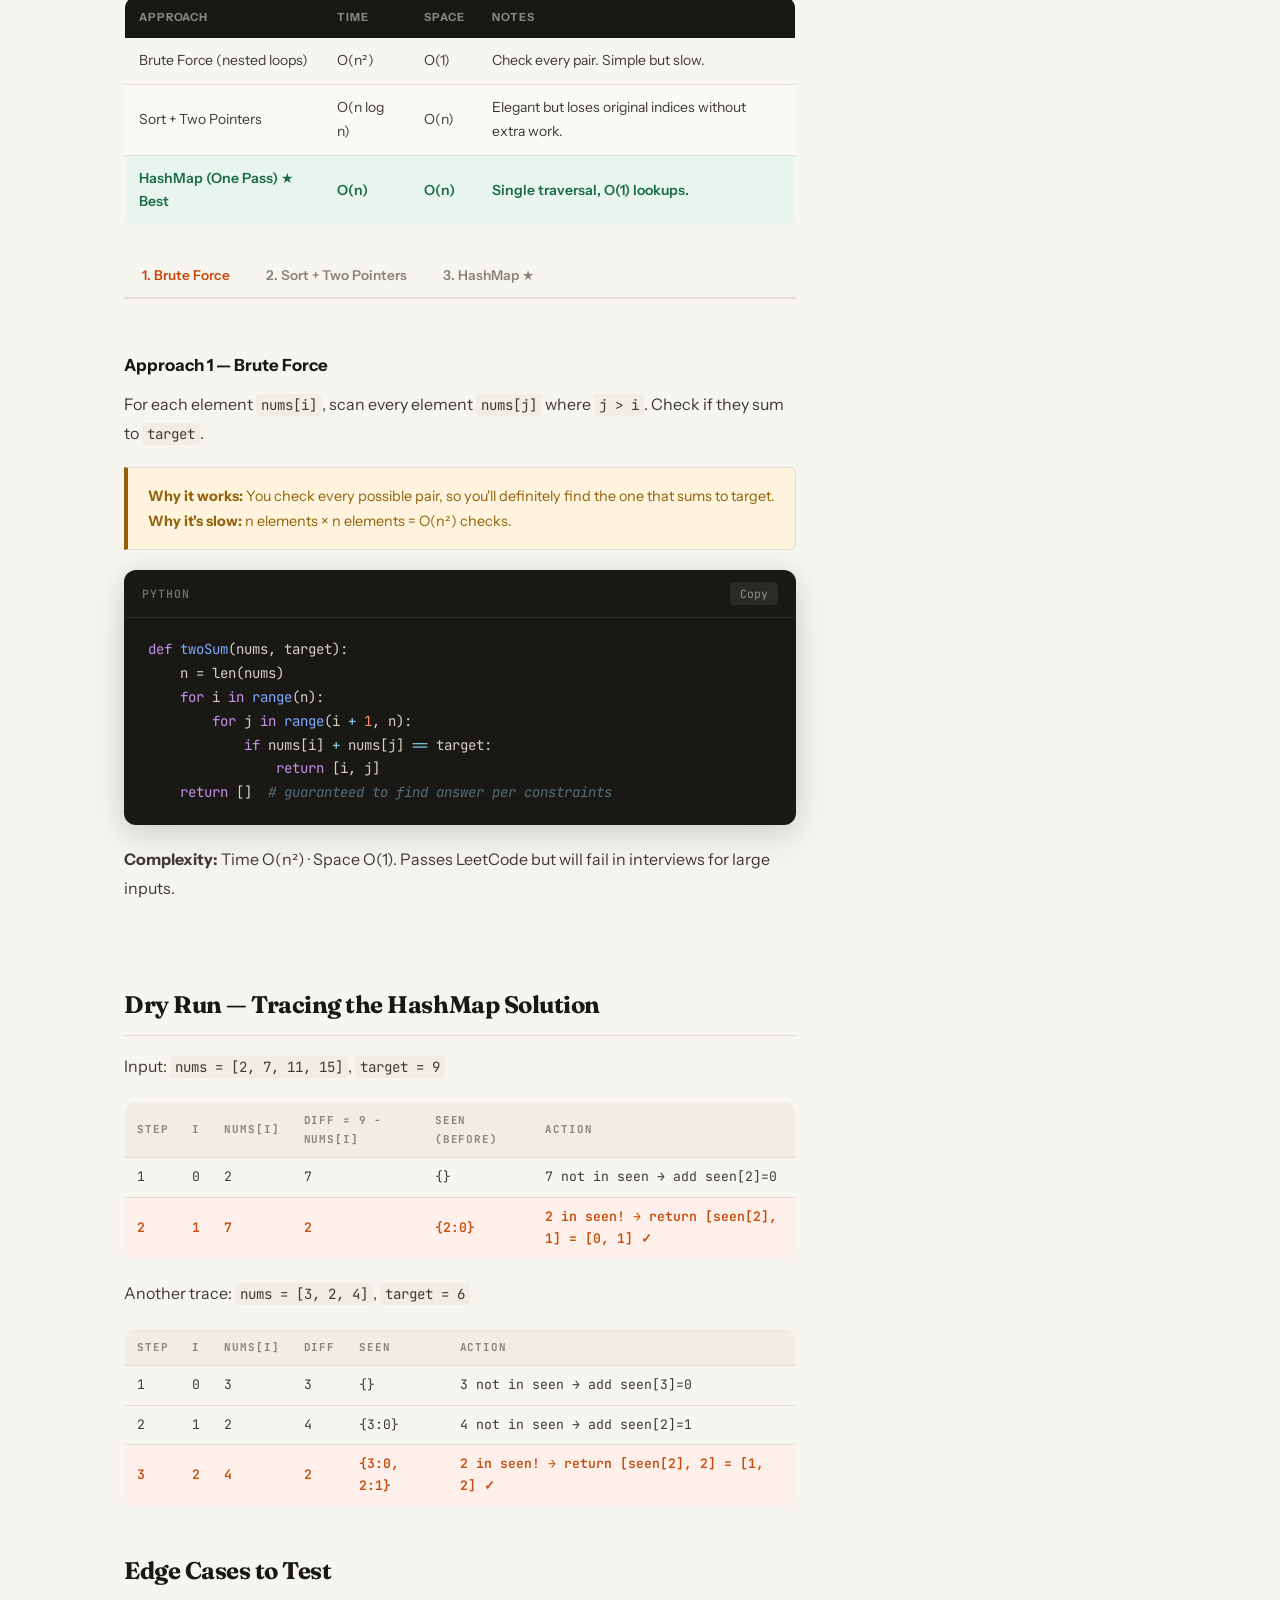
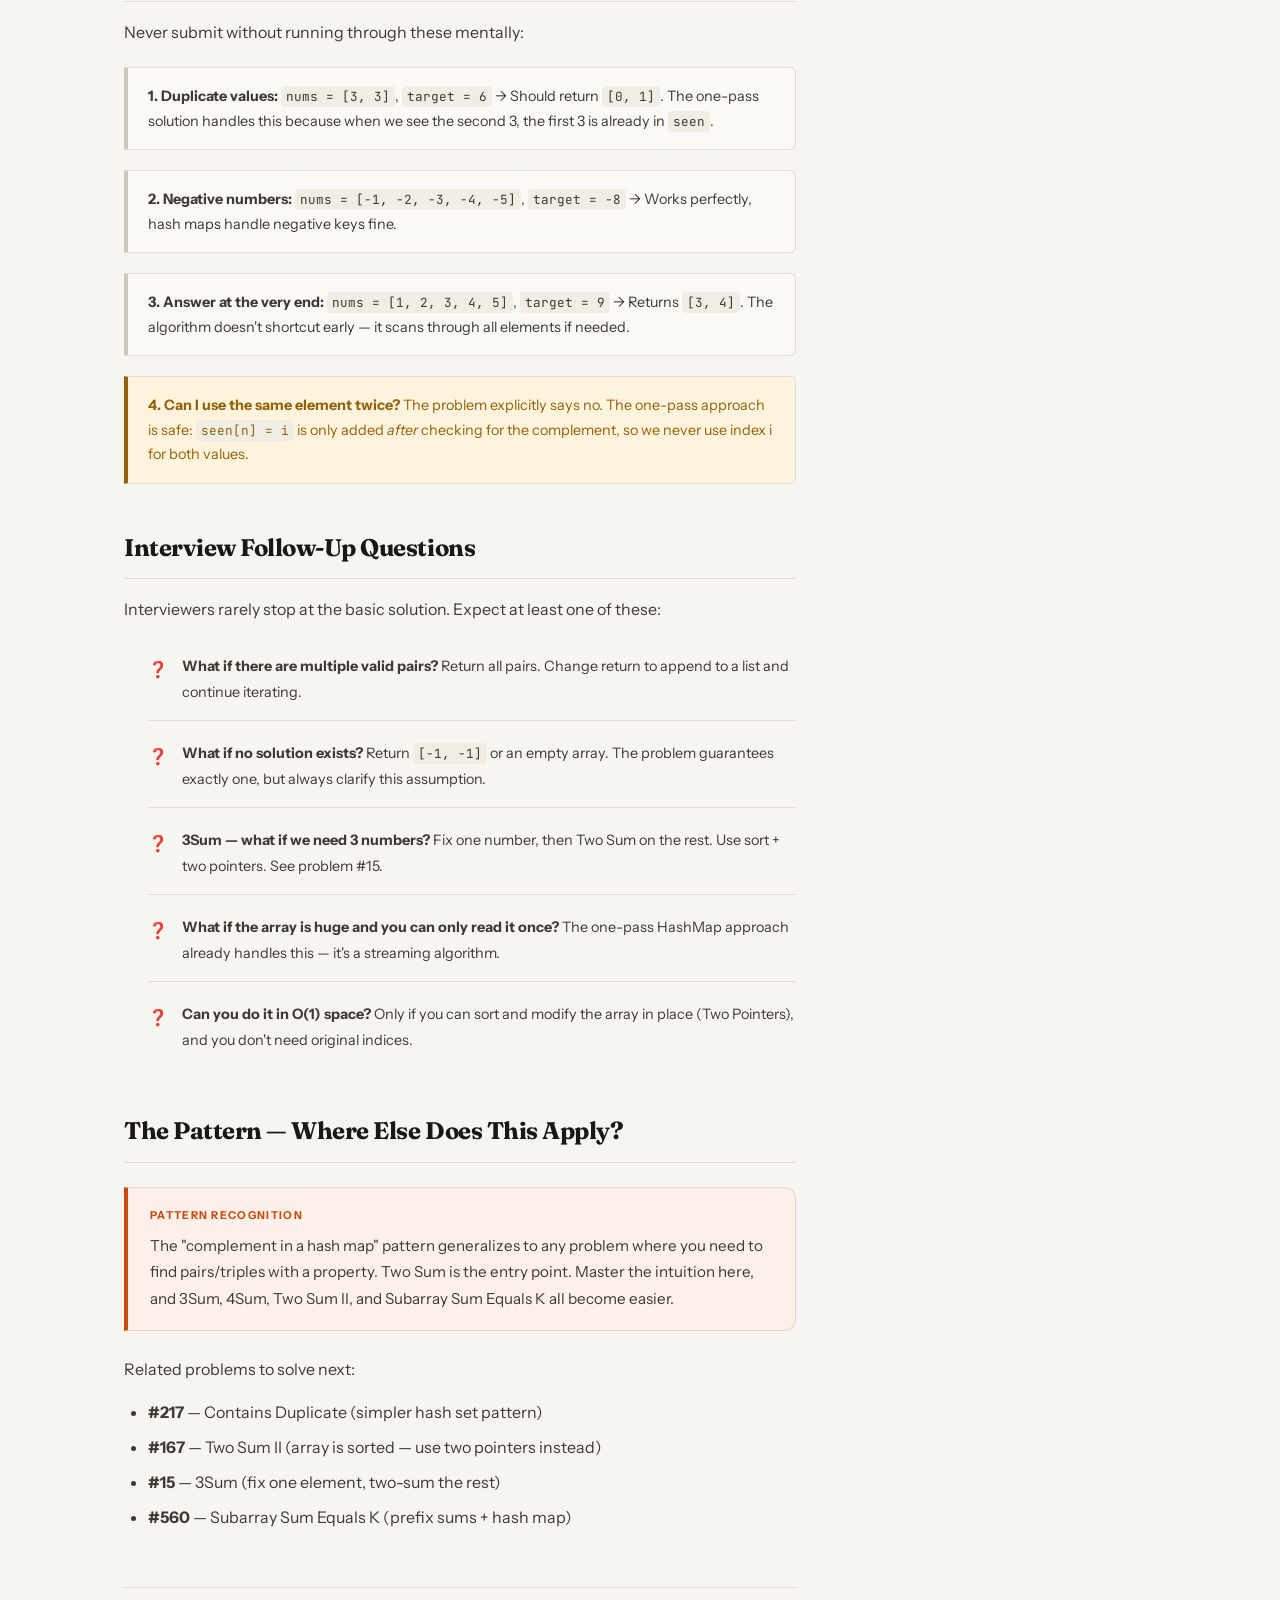
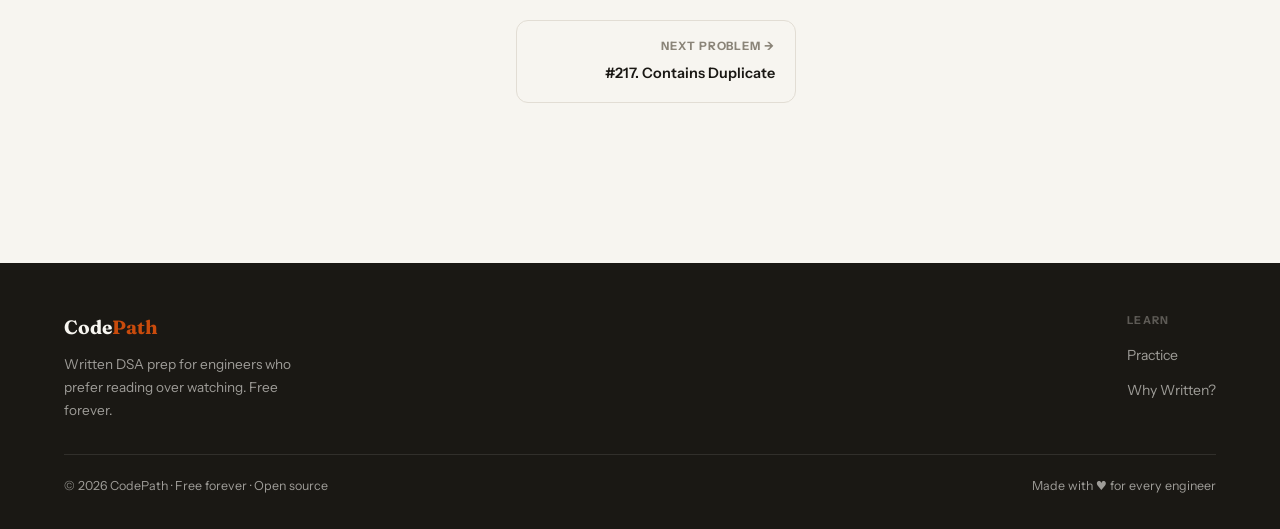
<file: two-sum.html>
<!DOCTYPE html>
<html lang="en">
<head>
  <meta charset="UTF-8">
  <meta name="viewport" content="width=device-width, initial-scale=1.0">
  <title>Two Sum — Full Editorial | CodePath</title>
  <meta name="description" content="Deep written editorial for Two Sum (#1). Three approaches: brute force O(n²), sort + two pointers O(n log n), and HashMap O(n). Includes dry run, edge cases, and interview follow-up questions.">
  <link rel="preconnect" href="https://fonts.googleapis.com">
  <link href="https://fonts.googleapis.com/css2?family=Fraunces:ital,opsz,wght@0,9..144,700;0,9..144,900&family=JetBrains+Mono:wght@400;500&family=Instrument+Sans:wght@400;500;600;700&display=swap" rel="stylesheet">
  <link rel="stylesheet" href="editorial.css">
</head>
<body>
<div id="reading-bar"></div>

<nav class="site-nav">
  <a class="nav-logo" href="index.html">Code<span>Path</span></a>
  <ul class="nav-links">
    <li><a href="index.html#practice">Practice</a></li>
    <li><a href="index.html#why">Why Written?</a></li>
    <li><a href="#" style="color:var(--muted);font-size:0.82rem;">✓ <span id="solved-counter">0</span> solved</a></li>
    <li><a href="index.html#practice" class="nav-cta">Back to Practice →</a></li>
  </ul>
</nav>

<div class="editorial-layout">

  <!-- MAIN ARTICLE -->
  <article>
    <div class="article-header">
      <div class="article-breadcrumb">
        <a href="index.html#practice">Practice</a>
        <span>›</span>
        <span>Arrays &amp; Hashing</span>
        <span>›</span>
        <span>Two Sum</span>
      </div>

      <h1 class="article-title">#1. Two Sum</h1>

      <div class="article-meta">
        <span class="badge badge--easy">Easy</span>
        <span class="badge badge--topic">Arrays</span>
        <span class="badge badge--topic">Hashing</span>
      </div>

      <div class="article-stats">
        <span>⏱ 5 min read</span>
        <span>📐 3 approaches</span>
        <span>🏢 Google · Amazon · Meta</span>
        <span>✅ ~49% acceptance</span>
      </div>

      <div style="display:flex;align-items:center;gap:12px;flex-wrap:wrap;">
        <button class="solve-btn" id="solve-btn" onclick="toggleSolved()">
          <span id="solve-icon">○</span>
          <span id="solve-text">Mark as Solved</span>
        </button>
        <a href="https://leetcode.com/problems/two-sum/" target="_blank" rel="noopener"
           class="btn btn--outline" style="font-size:0.82rem;padding:8px 14px;">
          Try on LeetCode ↗
        </a>
      </div>
    </div>

    <!--  ARTICLE CONTENT  -->
    <div class="article-content" id="article-content">

      <!-- PROBLEM STATEMENT -->
      <h2 id="problem">Problem Statement</h2>

      <p>Given an array of integers <code>nums</code> and an integer <code>target</code>, return <em>indices of the two numbers such that they add up to <code>target</code></em>.</p>

      <p>You may assume that each input would have <strong>exactly one solution</strong>, and you may not use the same element twice. You can return the answer in any order.</p>

      <div class="callout">
        <p><strong>Example 1:</strong><br>
        Input: <code>nums = [2,7,11,15]</code>, <code>target = 9</code><br>
        Output: <code>[0,1]</code><br>
        Explanation: Because <code>nums[0] + nums[1] == 9</code>, we return <code>[0, 1]</code>.</p>
      </div>

      <div class="callout">
        <p><strong>Example 2:</strong><br>
        Input: <code>nums = [3,2,4]</code>, <code>target = 6</code><br>
        Output: <code>[1,2]</code></p>
      </div>

      <div class="callout warning">
        <p><strong>Constraints:</strong> 2 ≤ nums.length ≤ 10⁴ · -10⁹ ≤ nums[i] ≤ 10⁹ · -10⁹ ≤ target ≤ 10⁹ · <strong>Exactly one valid answer exists.</strong></p>
      </div>

      <!-- INTUITION -->
      <h2 id="intuition">Intuition — Building the Insight</h2>

      <p>Before jumping to code, let's build the core intuition. This is the step most people skip, and it's exactly why they struggle to solve <em>new</em> problems.</p>

      <p>Read the problem again: we want two numbers in the array that <strong>sum to a target</strong>. The naive question to ask: "can I just check every pair?"</p>

      <p>Yes — but that's O(n²). With n up to 10,000, that's up to 100 million operations. LeetCode will pass it, but interviewers expect better.</p>

      <div class="insight">
        <div class="insight-label">Core Insight</div>
        <p>For every number <code>x</code> we encounter, we don't need to search the whole array for its complement — we just need to know if <code>target - x</code> has appeared <em>before</em>. A hash map tells us this in O(1).</p>
      </div>

      <p>This reframe — from "find a pair" to "check if complement exists in memory" — is the entire algorithm. Everything else is mechanics.</p>

      <!-- APPROACHES COMPARISON -->
      <h2 id="approaches">All 3 Approaches</h2>

      <table class="complexity-table">
        <thead>
          <tr>
            <th>Approach</th>
            <th>Time</th>
            <th>Space</th>
            <th>Notes</th>
          </tr>
        </thead>
        <tbody>
          <tr>
            <td>Brute Force (nested loops)</td>
            <td>O(n²)</td>
            <td>O(1)</td>
            <td>Check every pair. Simple but slow.</td>
          </tr>
          <tr>
            <td>Sort + Two Pointers</td>
            <td>O(n log n)</td>
            <td>O(n)</td>
            <td>Elegant but loses original indices without extra work.</td>
          </tr>
          <tr class="best">
            <td>HashMap (One Pass) ★ Best</td>
            <td>O(n)</td>
            <td>O(n)</td>
            <td>Single traversal, O(1) lookups.</td>
          </tr>
        </tbody>
      </table>

      <!-- TABBED APPROACHES -->
      <div class="approach-tabs" id="approach-tabs">
        <div class="approach-tab active" data-tab="approach1">1. Brute Force</div>
        <div class="approach-tab" data-tab="approach2">2. Sort + Two Pointers</div>
        <div class="approach-tab" data-tab="approach3">3. HashMap ★</div>
      </div>

      <!-- APPROACH 1: BRUTE FORCE -->
      <div class="tab-panel active" id="approach1">
        <h3>Approach 1 — Brute Force</h3>
        <p>For each element <code>nums[i]</code>, scan every element <code>nums[j]</code> where <code>j &gt; i</code>. Check if they sum to <code>target</code>.</p>

        <div class="callout warning">
          <p><strong>Why it works:</strong> You check every possible pair, so you'll definitely find the one that sums to target. <br>
          <strong>Why it's slow:</strong> n elements × n elements = O(n²) checks.</p>
        </div>

        <div class="code-block">
          <div class="code-header">
            <span class="code-lang">Python</span>
            <button class="copy-btn">Copy</button>
          </div>
          <pre><code><span class="c-kw">def</span> <span class="c-fn">twoSum</span>(nums, target):
    n = len(nums)
    <span class="c-kw">for</span> i <span class="c-kw">in</span> <span class="c-fn">range</span>(n):
        <span class="c-kw">for</span> j <span class="c-kw">in</span> <span class="c-fn">range</span>(i <span class="c-op">+</span> <span class="c-num">1</span>, n):
            <span class="c-kw">if</span> nums[i] <span class="c-op">+</span> nums[j] <span class="c-op">==</span> target:
                <span class="c-kw">return</span> [i, j]
    <span class="c-kw">return</span> []  <span class="c-cm"># guaranteed to find answer per constraints</span></code></pre>
        </div>

        <p><strong>Complexity:</strong> Time O(n²) · Space O(1). Passes LeetCode but will fail in interviews for large inputs.</p>
      </div>

      <!-- APPROACH 2: SORT + TWO POINTERS -->
      <div class="tab-panel" id="approach2">
        <h3>Approach 2 — Sort + Two Pointers</h3>
        <p>Sort the array. Then use two pointers: one at the start (<code>left</code>) and one at the end (<code>right</code>). Move them based on whether the current sum is too small or too large.</p>

        <div class="callout warning">
          <p><strong>The catch:</strong> Sorting changes the original indices. Since the problem asks for indices, you need to store index-value pairs before sorting — this means O(n) extra space.</p>
        </div>

        <div class="code-block">
          <div class="code-header">
            <span class="code-lang">Python</span>
            <button class="copy-btn">Copy</button>
          </div>
          <pre><code><span class="c-kw">def</span> <span class="c-fn">twoSum</span>(nums, target):
    <span class="c-cm"># Store (value, original_index) pairs</span>
    indexed = <span class="c-fn">sorted</span>(<span class="c-fn">enumerate</span>(nums), key<span class="c-op">=</span><span class="c-kw">lambda</span> x: x[<span class="c-num">1</span>])

    left, right = <span class="c-num">0</span>, len(indexed) <span class="c-op">-</span> <span class="c-num">1</span>

    <span class="c-kw">while</span> left <span class="c-op">&lt;</span> right:
        current_sum = indexed[left][<span class="c-num">1</span>] <span class="c-op">+</span> indexed[right][<span class="c-num">1</span>]

        <span class="c-kw">if</span> current_sum <span class="c-op">==</span> target:
            <span class="c-kw">return</span> [indexed[left][<span class="c-num">0</span>], indexed[right][<span class="c-num">0</span>]]
        <span class="c-kw">elif</span> current_sum <span class="c-op">&lt;</span> target:
            left <span class="c-op">+=</span> <span class="c-num">1</span>   <span class="c-cm"># need bigger sum</span>
        <span class="c-kw">else</span>:
            right <span class="c-op">-=</span> <span class="c-num">1</span>  <span class="c-cm"># need smaller sum</span>

    <span class="c-kw">return</span> []</code></pre>
        </div>

        <p><strong>Complexity:</strong> Time O(n log n) · Space O(n). Better than brute force, but not optimal. This pattern is extremely useful for variants where you <em>don't</em> need original indices (e.g., 3Sum, 4Sum).</p>
      </div>

      <!-- APPROACH 3: HASHMAP -->
      <div class="tab-panel" id="approach3">
        <h3>Approach 3 — HashMap (One Pass) ★ Optimal</h3>

        <p>Iterate through the array once. For each element <code>nums[i]</code>, calculate <code>diff = target - nums[i]</code>. If <code>diff</code> is already in our hash map, we found the pair. Otherwise, add <code>nums[i]</code> to the map (mapping value to index) and continue.</p>

        <div class="insight">
          <div class="insight-label">Why this works</div>
          <p>We process elements left to right. When we're at index <code>i</code>, every element with index <code>j &lt; i</code> is already in the map. So when we look up <code>diff</code>, we're guaranteed it came before <code>i</code> — no duplicate index possible.</p>
        </div>

        <div class="code-block">
          <div class="code-header">
            <span class="code-lang">Python</span>
            <button class="copy-btn">Copy</button>
          </div>
          <pre><code><span class="c-kw">def</span> <span class="c-fn">twoSum</span>(nums, target):
    seen = {}  <span class="c-cm"># value : index</span>

    <span class="c-kw">for</span> i, n <span class="c-kw">in</span> <span class="c-fn">enumerate</span>(nums):
        diff = target <span class="c-op">-</span> n

        <span class="c-kw">if</span> diff <span class="c-kw">in</span> seen:
            <span class="c-kw">return</span> [seen[diff], i]  <span class="c-cm"># found it!</span>

        seen[n] = i  <span class="c-cm"># remember this value for later</span>

    <span class="c-kw">return</span> []  <span class="c-cm"># unreachable per problem constraints</span></code></pre>
        </div>

        <div class="code-block">
          <div class="code-header">
            <span class="code-lang">Java</span>
            <button class="copy-btn">Copy</button>
          </div>
          <pre><code><span class="c-kw">public</span> <span class="c-type">int</span>[] <span class="c-fn">twoSum</span>(<span class="c-type">int</span>[] nums, <span class="c-type">int</span> target) {
    Map&lt;<span class="c-type">Integer</span>, <span class="c-type">Integer</span>&gt; seen = <span class="c-kw">new</span> HashMap&lt;&gt;();

    <span class="c-kw">for</span> (<span class="c-type">int</span> i = <span class="c-num">0</span>; i &lt; nums.length; i++) {
        <span class="c-type">int</span> diff = target <span class="c-op">-</span> nums[i];

        <span class="c-kw">if</span> (seen.<span class="c-fn">containsKey</span>(diff)) {
            <span class="c-kw">return</span> <span class="c-kw">new</span> <span class="c-type">int</span>[]{seen.<span class="c-fn">get</span>(diff), i};
        }

        seen.<span class="c-fn">put</span>(nums[i], i);
    }

    <span class="c-kw">return</span> <span class="c-kw">new</span> <span class="c-type">int</span>[]{};
}</code></pre>
        </div>

        <div class="code-block">
          <div class="code-header">
            <span class="code-lang">C++</span>
            <button class="copy-btn">Copy</button>
          </div>
          <pre><code>vector&lt;<span class="c-type">int</span>&gt; <span class="c-fn">twoSum</span>(vector&lt;<span class="c-type">int</span>&gt;&amp; nums, <span class="c-type">int</span> target) {
    unordered_map&lt;<span class="c-type">int</span>, <span class="c-type">int</span>&gt; seen;

    <span class="c-kw">for</span> (<span class="c-type">int</span> i = <span class="c-num">0</span>; i &lt; nums.size(); i++) {
        <span class="c-type">int</span> diff = target <span class="c-op">-</span> nums[i];

        <span class="c-kw">if</span> (seen.<span class="c-fn">count</span>(diff)) {
            <span class="c-kw">return</span> {seen[diff], i};
        }

        seen[nums[i]] = i;
    }

    <span class="c-kw">return</span> {};
}</code></pre>
        </div>

        <p><strong>Complexity:</strong> Time O(n) · Space O(n). Optimal for this problem.</p>
      </div>

      <!-- DRY RUN -->
      <h2 id="dry-run">Dry Run — Tracing the HashMap Solution</h2>

      <p>Input: <code>nums = [2, 7, 11, 15]</code>, <code>target = 9</code></p>

      <table class="dry-run-table">
        <thead>
          <tr>
            <th>Step</th>
            <th>i</th>
            <th>nums[i]</th>
            <th>diff = 9 - nums[i]</th>
            <th>seen (before)</th>
            <th>Action</th>
          </tr>
        </thead>
        <tbody>
          <tr>
            <td>1</td>
            <td>0</td>
            <td>2</td>
            <td>7</td>
            <td>{}</td>
            <td>7 not in seen → add seen[2]=0</td>
          </tr>
          <tr class="highlight">
            <td>2</td>
            <td>1</td>
            <td>7</td>
            <td>2</td>
            <td>{2:0}</td>
            <td>2 in seen! → return [seen[2], 1] = [0, 1] ✓</td>
          </tr>
        </tbody>
      </table>

      <p>Another trace: <code>nums = [3, 2, 4]</code>, <code>target = 6</code></p>

      <table class="dry-run-table">
        <thead>
          <tr>
            <th>Step</th>
            <th>i</th>
            <th>nums[i]</th>
            <th>diff</th>
            <th>seen</th>
            <th>Action</th>
          </tr>
        </thead>
        <tbody>
          <tr>
            <td>1</td>
            <td>0</td>
            <td>3</td>
            <td>3</td>
            <td>{}</td>
            <td>3 not in seen → add seen[3]=0</td>
          </tr>
          <tr>
            <td>2</td>
            <td>1</td>
            <td>2</td>
            <td>4</td>
            <td>{3:0}</td>
            <td>4 not in seen → add seen[2]=1</td>
          </tr>
          <tr class="highlight">
            <td>3</td>
            <td>2</td>
            <td>4</td>
            <td>2</td>
            <td>{3:0, 2:1}</td>
            <td>2 in seen! → return [seen[2], 2] = [1, 2] ✓</td>
          </tr>
        </tbody>
      </table>

      <!-- EDGE CASES -->
      <h2 id="edge-cases">Edge Cases to Test</h2>

      <p>Never submit without running through these mentally:</p>

      <div class="callout">
        <p><strong>1. Duplicate values:</strong> <code>nums = [3, 3]</code>, <code>target = 6</code> → Should return <code>[0, 1]</code>. The one-pass solution handles this because when we see the second 3, the first 3 is already in <code>seen</code>.</p>
      </div>

      <div class="callout">
        <p><strong>2. Negative numbers:</strong> <code>nums = [-1, -2, -3, -4, -5]</code>, <code>target = -8</code> → Works perfectly, hash maps handle negative keys fine.</p>
      </div>

      <div class="callout">
        <p><strong>3. Answer at the very end:</strong> <code>nums = [1, 2, 3, 4, 5]</code>, <code>target = 9</code> → Returns <code>[3, 4]</code>. The algorithm doesn't shortcut early — it scans through all elements if needed.</p>
      </div>

      <div class="callout warning">
        <p><strong>4. Can I use the same element twice?</strong> The problem explicitly says no. The one-pass approach is safe: <code>seen[n] = i</code> is only added <em>after</em> checking for the complement, so we never use index i for both values.</p>
      </div>

      <!-- INTERVIEW FOLLOW-UPS -->
      <h2 id="follow-up">Interview Follow-Up Questions</h2>

      <p>Interviewers rarely stop at the basic solution. Expect at least one of these:</p>

      <ul class="followup-list">
        <li>
          <span class="fq-icon">❓</span>
          <div><strong>What if there are multiple valid pairs?</strong> Return all pairs. Change return to append to a list and continue iterating.</div>
        </li>
        <li>
          <span class="fq-icon">❓</span>
          <div><strong>What if no solution exists?</strong> Return <code>[-1, -1]</code> or an empty array. The problem guarantees exactly one, but always clarify this assumption.</div>
        </li>
        <li>
          <span class="fq-icon">❓</span>
          <div><strong>3Sum — what if we need 3 numbers?</strong> Fix one number, then Two Sum on the rest. Use sort + two pointers. See problem #15.</div>
        </li>
        <li>
          <span class="fq-icon">❓</span>
          <div><strong>What if the array is huge and you can only read it once?</strong> The one-pass HashMap approach already handles this — it's a streaming algorithm.</div>
        </li>
        <li>
          <span class="fq-icon">❓</span>
          <div><strong>Can you do it in O(1) space?</strong> Only if you can sort and modify the array in place (Two Pointers), and you don't need original indices.</div>
        </li>
      </ul>

      <!-- PATTERN NOTE -->
      <h2 id="pattern">The Pattern — Where Else Does This Apply?</h2>

      <div class="insight">
        <div class="insight-label">Pattern Recognition</div>
        <p>The "complement in a hash map" pattern generalizes to any problem where you need to find pairs/triples with a property. Two Sum is the entry point. Master the intuition here, and 3Sum, 4Sum, Two Sum II, and Subarray Sum Equals K all become easier.</p>
      </div>

      <p>Related problems to solve next:</p>
      <ul>
        <li><strong>#217</strong> — Contains Duplicate (simpler hash set pattern)</li>
        <li><strong>#167</strong> — Two Sum II (array is sorted — use two pointers instead)</li>
        <li><strong>#15</strong> — 3Sum (fix one element, two-sum the rest)</li>
        <li><strong>#560</strong> — Subarray Sum Equals K (prefix sums + hash map)</li>
      </ul>

      <!-- PREV / NEXT NAV -->
      <div class="prev-next">
        <div></div>
        <a href="contains-duplicate.html" class="nav-problem next">
          <div class="nav-dir">Next Problem →</div>
          <div class="nav-name">#217. Contains Duplicate</div>
        </a>
      </div>

    </div><!-- /article-content -->
  </article>

  <!-- SIDEBAR -->
  <aside class="article-sidebar">

    <!-- Meta card -->
    <div class="meta-card">
      <div class="meta-row">
        <span class="meta-label">Difficulty</span>
        <span class="badge badge--easy">Easy</span>
      </div>
      <div class="meta-row">
        <span class="meta-label">Acceptance</span>
        <span class="meta-value">~49%</span>
      </div>
      <div class="meta-row">
        <span class="meta-label">Topic</span>
        <span class="meta-value">Arrays &amp; Hashing</span>
      </div>
      <div class="meta-row">
        <span class="meta-label">Optimal Time</span>
        <span class="meta-value text-mono">O(n)</span>
      </div>
      <div class="meta-row">
        <span class="meta-label">Optimal Space</span>
        <span class="meta-value text-mono">O(n)</span>
      </div>
      <div class="meta-row">
        <span class="meta-label">Companies</span>
        <div style="display:flex;gap:4px;flex-wrap:wrap;margin-top:2px;">
          <span class="badge badge--topic" style="font-size:0.68rem;">Google</span>
          <span class="badge badge--topic" style="font-size:0.68rem;">Amazon</span>
          <span class="badge badge--topic" style="font-size:0.68rem;">Meta</span>
        </div>
      </div>
    </div>

    <!-- TOC -->
    <div class="toc-card">
      <div class="toc-header">On this page</div>
      <div id="toc-container"></div>
    </div>

  </aside>

</div><!-- /editorial-layout -->

<footer class="site-footer">
  <div class="footer-inner">
    <div class="footer-brand">
      <div class="footer-logo">Code<span>Path</span></div>
      <p>Written DSA prep for engineers who prefer reading over watching. Free forever.</p>
    </div>
    <div class="footer-col">
      <h5>Learn</h5>
      <ul>
        <li><a href="index.html#practice">Practice</a></li>
        <li><a href="index.html#why">Why Written?</a></li>
      </ul>
    </div>
  </div>
  <div class="footer-bottom">
    <span>© 2026 CodePath · Free forever · Open source</span>
    <span>Made with ♥ for every engineer</span>
  </div>
</footer>

<script>
'use strict';
const SLUG = 'two-sum';

// ── PROGRESS ──────────────────────────────
const Progress = (() => {
  const KEY = 'cp_progress';
  function load() { try { return JSON.parse(localStorage.getItem(KEY)) || {}; } catch { return {}; } }
  function save(d) { try { localStorage.setItem(KEY, JSON.stringify(d)); } catch {} }
  function markSolved(s) { const d = load(); d[s] = { status:'solved', ts:Date.now() }; save(d); }
  function clear(s) { const d = load(); delete d[s]; save(d); }
  function getStatus(s) { return (load()[s] || {}).status || null; }
  function solvedCount() { return Object.values(load()).filter(v => v.status === 'solved').length; }
  return { markSolved, clear, getStatus, solvedCount };
})();

// ── SOLVE BUTTON ──────────────────────────
function toggleSolved() {
  const btn = document.getElementById('solve-btn');
  const icon = document.getElementById('solve-icon');
  const text = document.getElementById('solve-text');
  if (Progress.getStatus(SLUG) === 'solved') {
    Progress.clear(SLUG);
    btn.classList.remove('solved');
    icon.textContent = '○'; text.textContent = 'Mark as Solved';
  } else {
    Progress.markSolved(SLUG);
    btn.classList.add('solved');
    icon.textContent = '✓'; text.textContent = 'Solved!';
  }
  const sc = document.getElementById('solved-counter');
  if (sc) sc.textContent = Progress.solvedCount();
}

// ── APPROACH TABS ─────────────────────────
document.querySelectorAll('.approach-tab').forEach(tab => {
  tab.addEventListener('click', () => {
    document.querySelectorAll('.approach-tab').forEach(t => t.classList.remove('active'));
    document.querySelectorAll('.tab-panel').forEach(p => p.classList.remove('active'));
    tab.classList.add('active');
    document.getElementById(tab.dataset.tab).classList.add('active');
  });
});

// ── COPY BUTTONS ──────────────────────────
document.querySelectorAll('.copy-btn').forEach(btn => {
  btn.addEventListener('click', () => {
    const code = btn.closest('.code-block').querySelector('code');
    navigator.clipboard.writeText(code.textContent).then(() => {
      btn.textContent = 'Copied!';
      setTimeout(() => btn.textContent = 'Copy', 1800);
    });
  });
});

// ── READING BAR ───────────────────────────
window.addEventListener('scroll', () => {
  const bar = document.getElementById('reading-bar');
  if (bar) bar.style.width = Math.min(100, (window.scrollY / (document.body.scrollHeight - window.innerHeight)) * 100) + '%';
}, { passive: true });

// ── TOC ───────────────────────────────────
function buildTOC() {
  const content = document.getElementById('article-content');
  const container = document.getElementById('toc-container');
  if (!content || !container) return;
  const headings = content.querySelectorAll('h2');
  const ul = document.createElement('ul');
  ul.className = 'toc-list';
  headings.forEach((h, i) => {
    if (!h.id) h.id = 'h' + i;
    const li = document.createElement('li');
    const a = document.createElement('a');
    a.href = '#' + h.id; a.textContent = h.textContent;
    a.addEventListener('click', e => { e.preventDefault(); h.scrollIntoView({ behavior: 'smooth' }); });
    li.appendChild(a); ul.appendChild(li);
  });
  container.appendChild(ul);
}

// ── INIT ──────────────────────────────────
document.addEventListener('DOMContentLoaded', () => {
  buildTOC();
  const sc = document.getElementById('solved-counter');
  if (sc) sc.textContent = Progress.solvedCount();
  if (Progress.getStatus(SLUG) === 'solved') {
    const btn = document.getElementById('solve-btn');
    const icon = document.getElementById('solve-icon');
    const text = document.getElementById('solve-text');
    if (btn) { btn.classList.add('solved'); icon.textContent = '✓'; text.textContent = 'Solved!'; }
  }
});
</script>
</body>
</html>
</file>
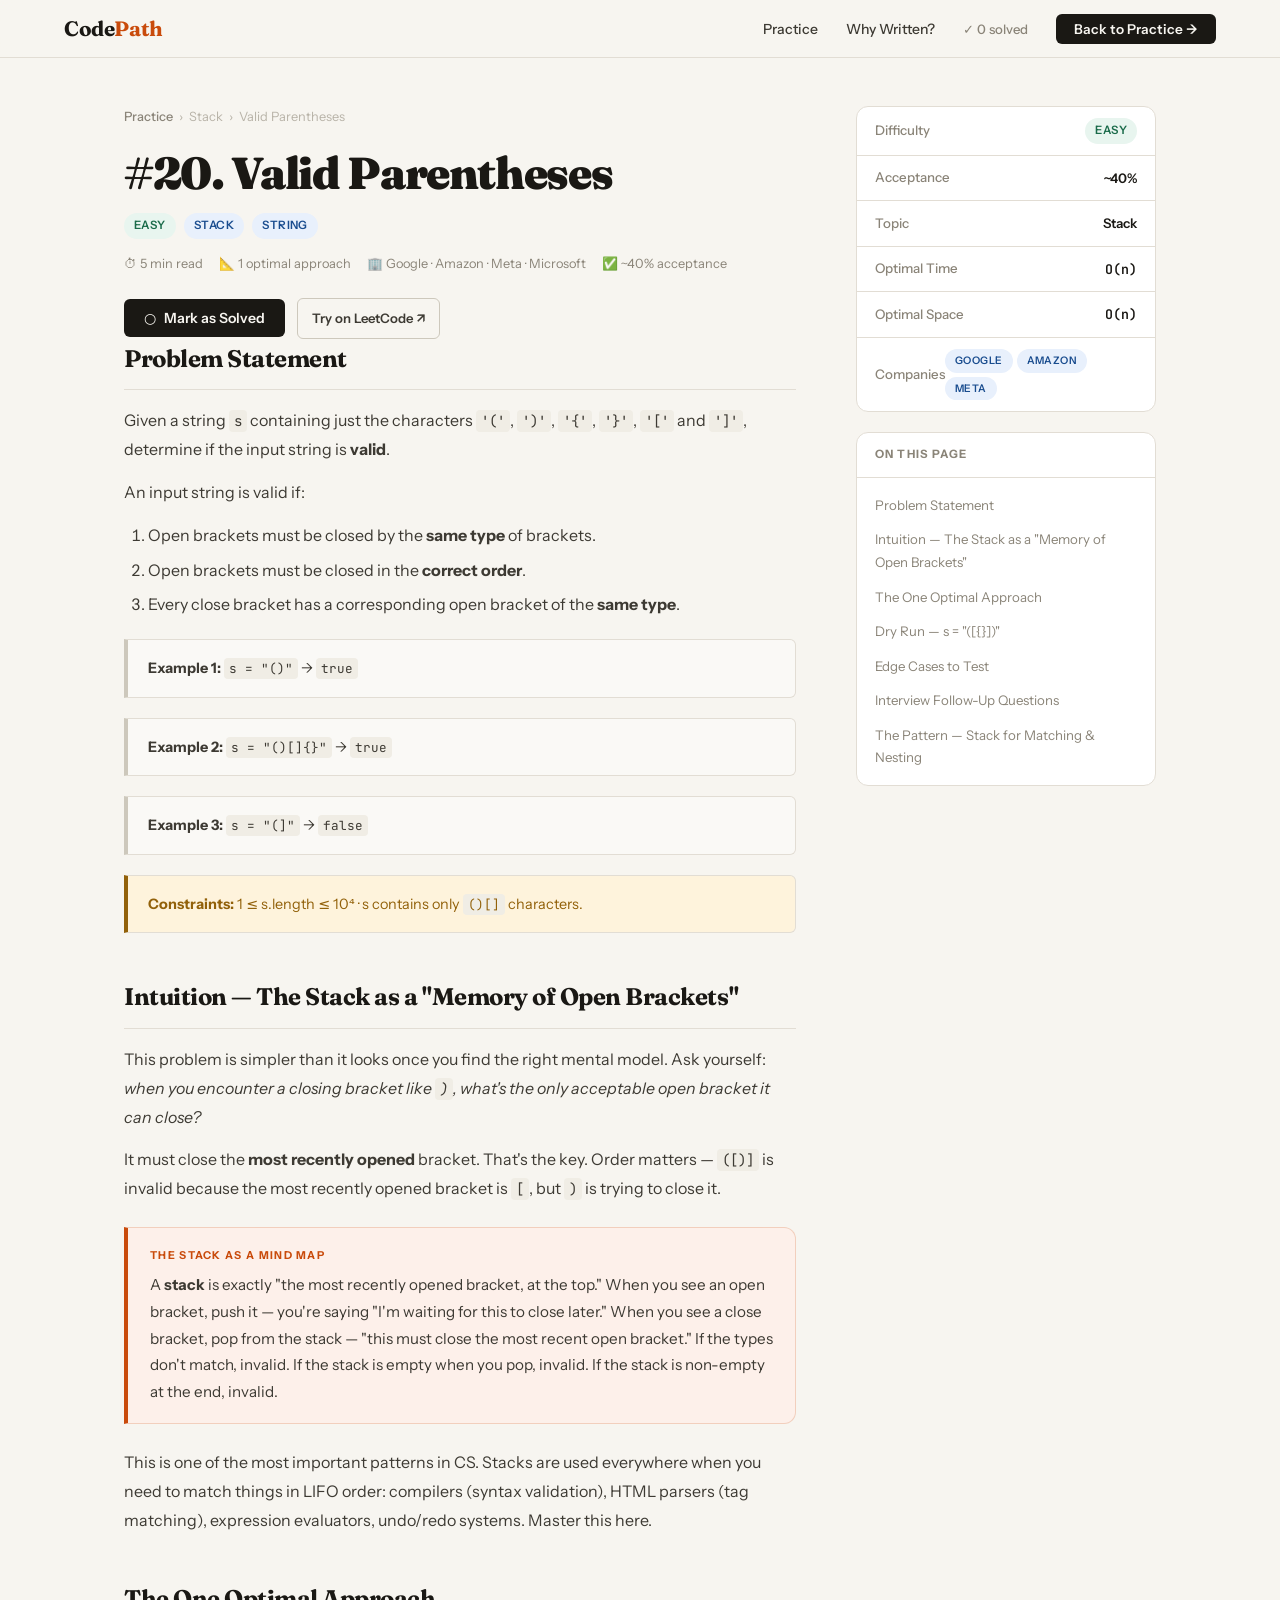
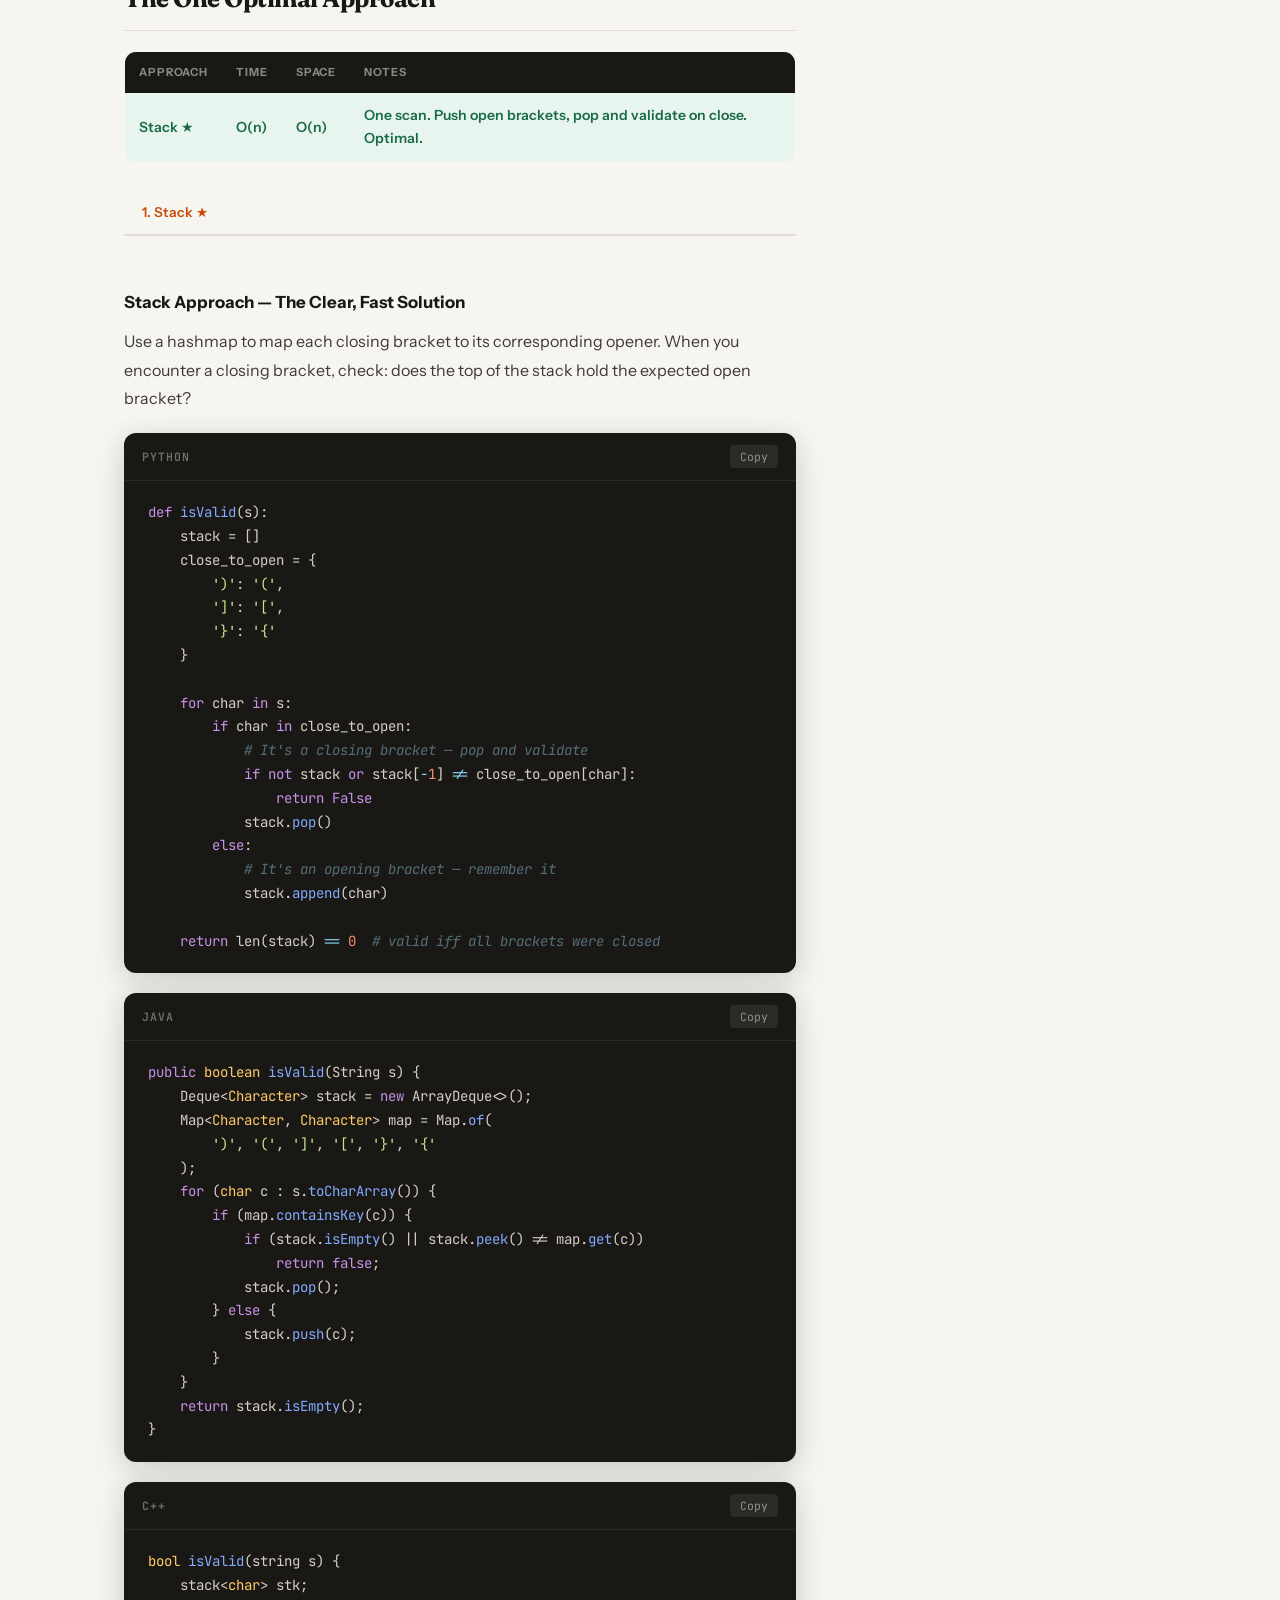
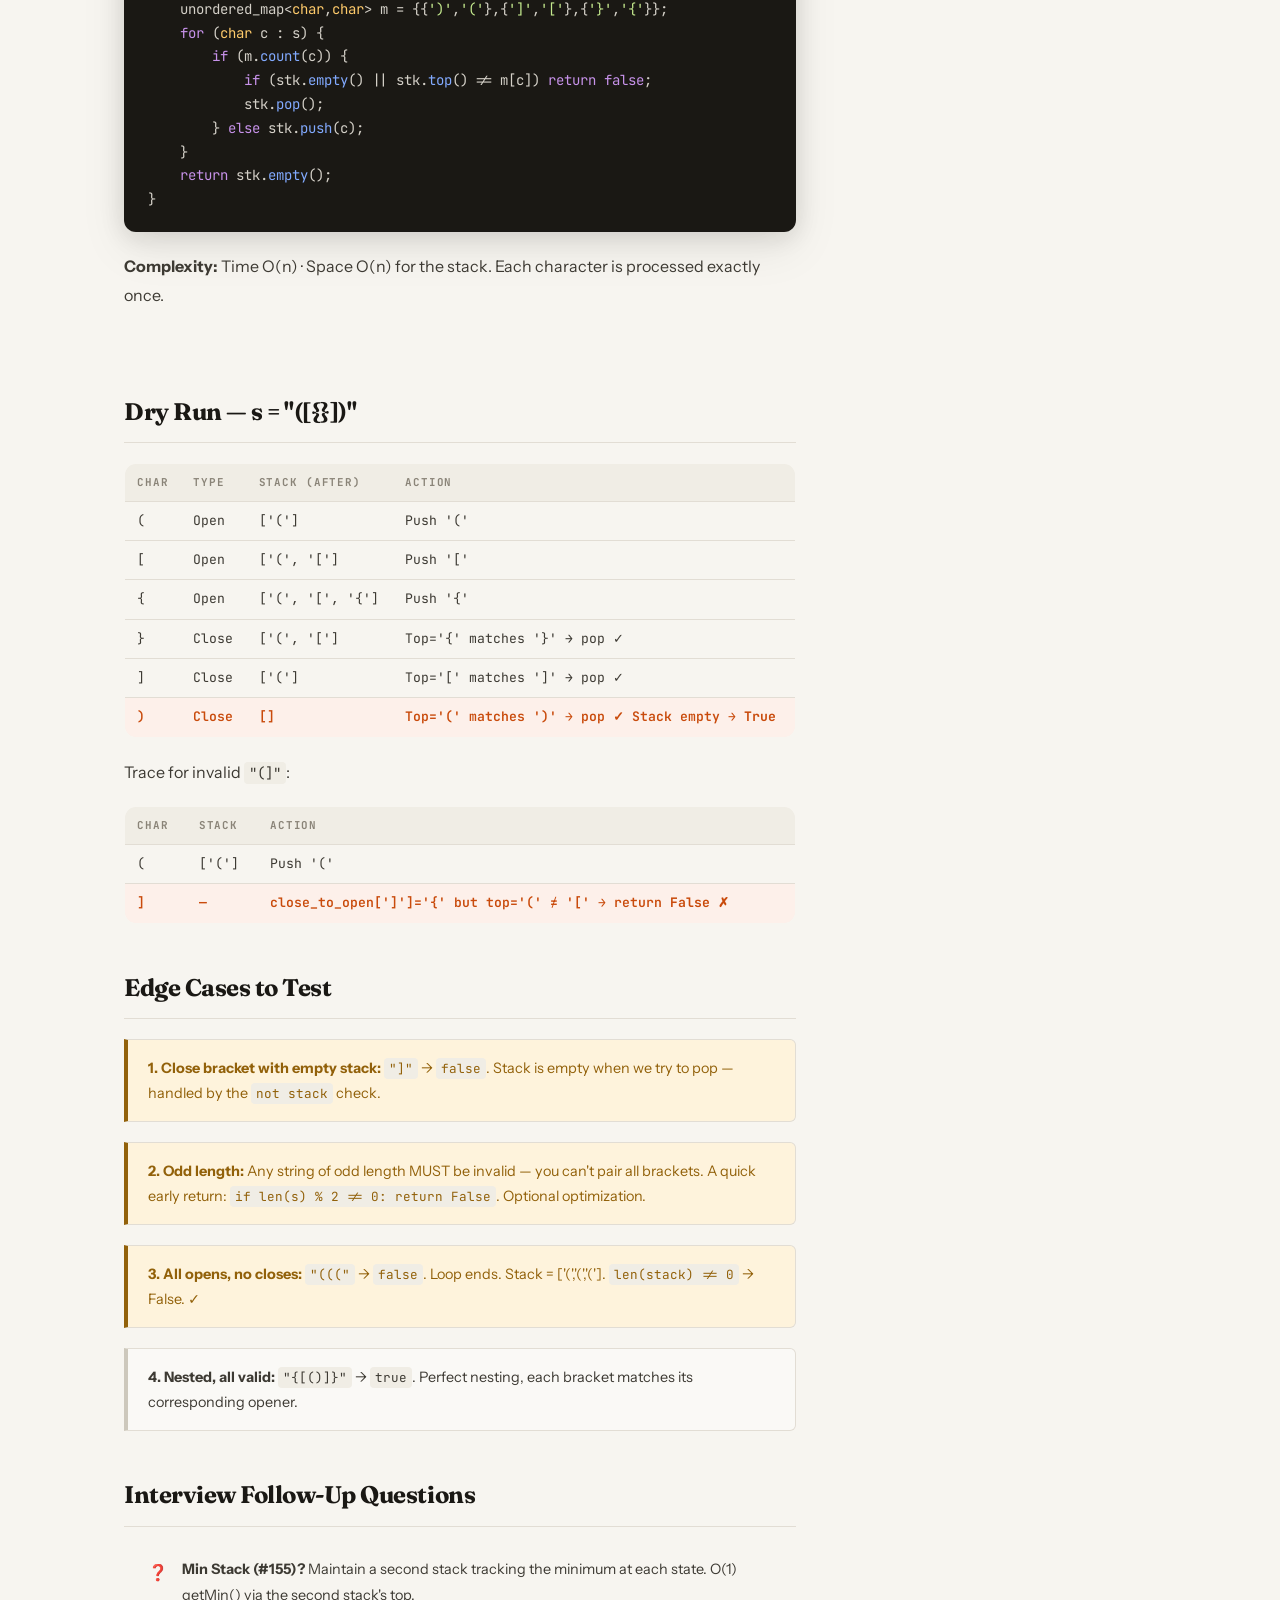
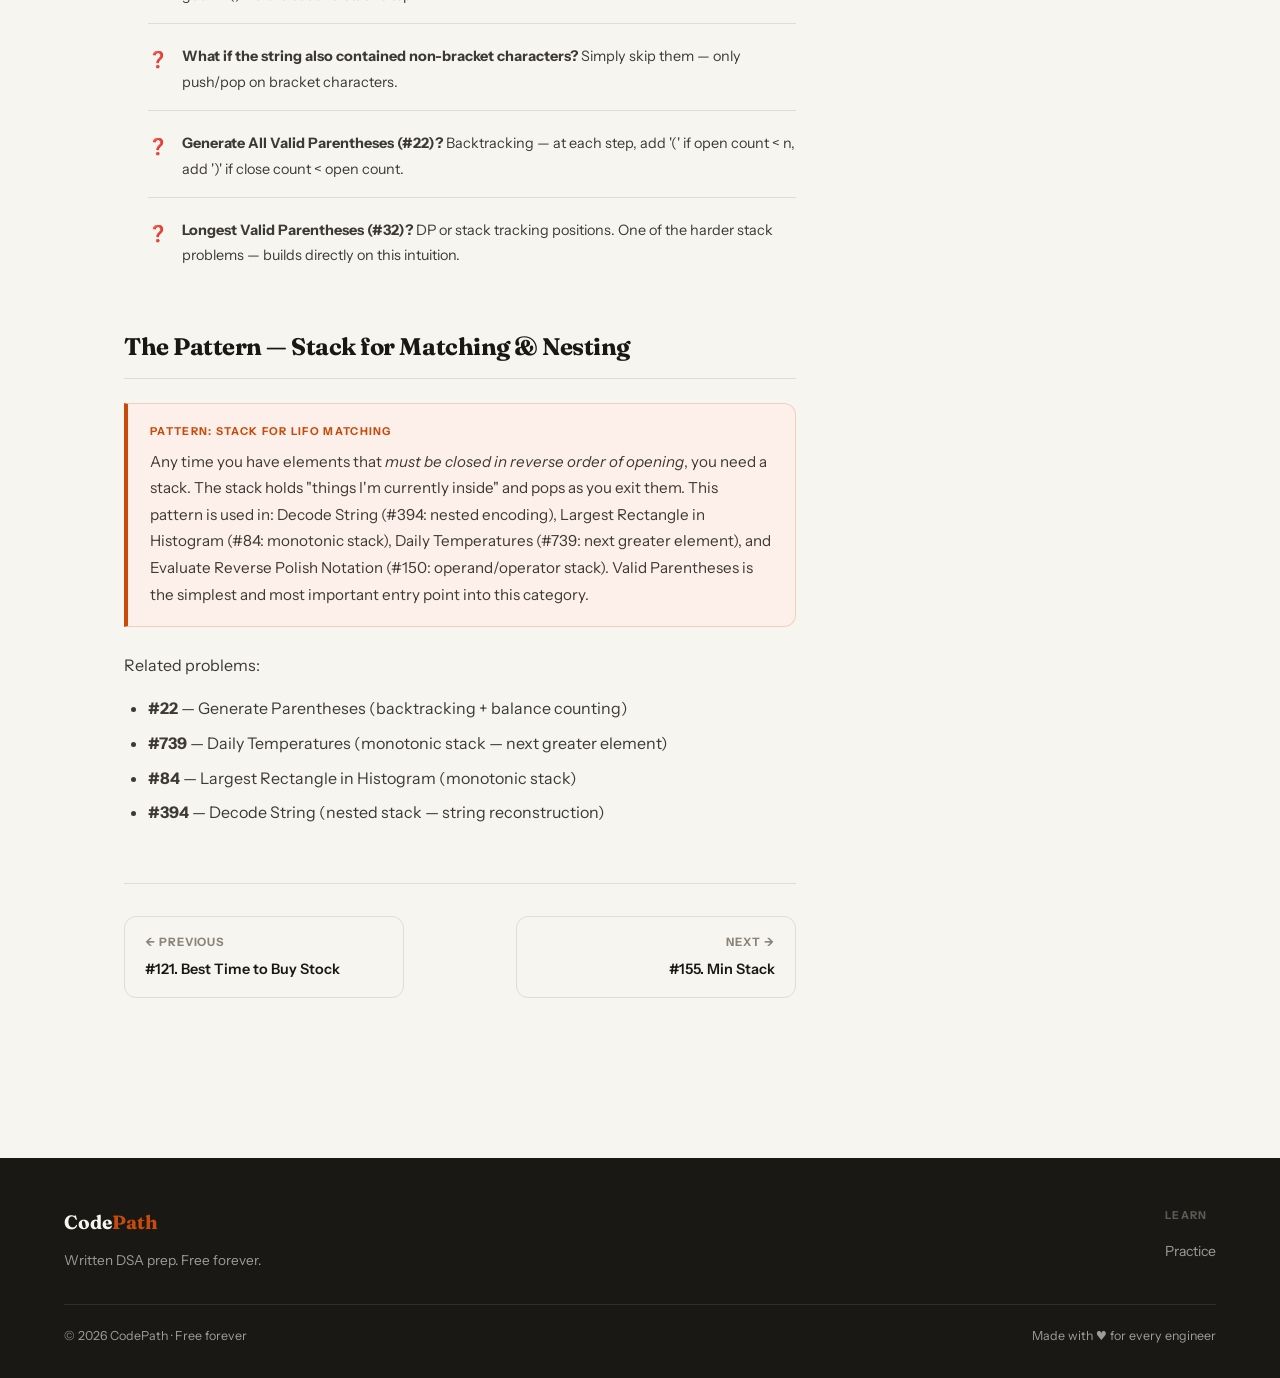
<file: valid-parentheses.html>
<!DOCTYPE html>
<html lang="en">
<head>
  <meta charset="UTF-8">
  <meta name="viewport" content="width=device-width, initial-scale=1.0">
  <title>Valid Parentheses — Full Editorial | CodePath</title>
  <meta name="description" content="Full editorial for Valid Parentheses (#20). The stack mirrors open brackets you're waiting to close. O(n) time, O(n) space. Learn the bracket matching pattern used in compilers, JSON parsers, and HTML validators.">
  <link rel="preconnect" href="https://fonts.googleapis.com">
  <link href="https://fonts.googleapis.com/css2?family=Fraunces:ital,opsz,wght@0,9..144,700;0,9..144,900&family=JetBrains+Mono:wght@400;500&family=Instrument+Sans:wght@400;500;600;700&display=swap" rel="stylesheet">
  <link rel="stylesheet" href="editorial.css">
</head>
<body>
<div id="reading-bar"></div>

<nav class="site-nav">
  <a class="nav-logo" href="index.html">Code<span>Path</span></a>
  <ul class="nav-links">
    <li><a href="index.html#practice">Practice</a></li>
    <li><a href="index.html#why">Why Written?</a></li>
    <li><a href="#" style="color:var(--muted);font-size:0.82rem;">✓ <span id="solved-counter">0</span> solved</a></li>
    <li><a href="index.html#practice" class="nav-cta">Back to Practice →</a></li>
  </ul>
</nav>

<div class="editorial-layout">

  <article>
    <div class="article-header">
      <div class="article-breadcrumb">
        <a href="index.html#practice">Practice</a>
        <span>›</span>
        <span>Stack</span>
        <span>›</span>
        <span>Valid Parentheses</span>
      </div>

      <h1 class="article-title">#20. Valid Parentheses</h1>

      <div class="article-meta">
        <span class="badge badge--easy">Easy</span>
        <span class="badge badge--topic">Stack</span>
        <span class="badge badge--topic">String</span>
      </div>

      <div class="article-stats">
        <span>⏱ 5 min read</span>
        <span>📐 1 optimal approach</span>
        <span>🏢 Google · Amazon · Meta · Microsoft</span>
        <span>✅ ~40% acceptance</span>
      </div>

      <div style="display:flex;align-items:center;gap:12px;flex-wrap:wrap;">
        <button class="solve-btn" id="solve-btn" onclick="toggleSolved()">
          <span id="solve-icon">○</span>
          <span id="solve-text">Mark as Solved</span>
        </button>
        <a href="https://leetcode.com/problems/valid-parentheses/" target="_blank" rel="noopener"
           class="btn btn--outline" style="font-size:0.82rem;padding:8px 14px;">
          Try on LeetCode ↗
        </a>
      </div>
    </div>

    <div class="article-content" id="article-content">

      <h2 id="problem">Problem Statement</h2>

      <p>Given a string <code>s</code> containing just the characters <code>'('</code>, <code>')'</code>, <code>'{'</code>, <code>'}'</code>, <code>'['</code> and <code>']'</code>, determine if the input string is <strong>valid</strong>.</p>

      <p>An input string is valid if:</p>
      <ol>
        <li>Open brackets must be closed by the <strong>same type</strong> of brackets.</li>
        <li>Open brackets must be closed in the <strong>correct order</strong>.</li>
        <li>Every close bracket has a corresponding open bracket of the <strong>same type</strong>.</li>
      </ol>

      <div class="callout">
        <p><strong>Example 1:</strong> <code>s = "()"</code> → <code>true</code></p>
      </div>
      <div class="callout">
        <p><strong>Example 2:</strong> <code>s = "()[]{}"</code> → <code>true</code></p>
      </div>
      <div class="callout">
        <p><strong>Example 3:</strong> <code>s = "(]"</code> → <code>false</code></p>
      </div>
      <div class="callout warning">
        <p><strong>Constraints:</strong> 1 ≤ s.length ≤ 10⁴ · s contains only <code>()[]</code> characters.</p>
      </div>

      <h2 id="intuition">Intuition — The Stack as a "Memory of Open Brackets"</h2>

      <p>This problem is simpler than it looks once you find the right mental model. Ask yourself: <em>when you encounter a closing bracket like <code>)</code>, what's the only acceptable open bracket it can close?</em></p>

      <p>It must close the <strong>most recently opened</strong> bracket. That's the key. Order matters — <code>([)]</code> is invalid because the most recently opened bracket is <code>[</code>, but <code>)</code> is trying to close it.</p>

      <div class="insight">
        <div class="insight-label">The Stack as a Mind Map</div>
        <p>A <strong>stack</strong> is exactly "the most recently opened bracket, at the top." When you see an open bracket, push it — you're saying "I'm waiting for this to close later." When you see a close bracket, pop from the stack — "this must close the most recent open bracket." If the types don't match, invalid. If the stack is empty when you pop, invalid. If the stack is non-empty at the end, invalid.</p>
      </div>

      <p>This is one of the most important patterns in CS. Stacks are used everywhere when you need to match things in LIFO order: compilers (syntax validation), HTML parsers (tag matching), expression evaluators, undo/redo systems. Master this here.</p>

      <h2 id="approaches">The One Optimal Approach</h2>

      <table class="complexity-table">
        <thead>
          <tr><th>Approach</th><th>Time</th><th>Space</th><th>Notes</th></tr>
        </thead>
        <tbody>
          <tr class="best">
            <td>Stack ★</td>
            <td>O(n)</td>
            <td>O(n)</td>
            <td>One scan. Push open brackets, pop and validate on close. Optimal.</td>
          </tr>
        </tbody>
      </table>

      <div class="approach-tabs">
        <div class="approach-tab active" data-tab="stack">1. Stack ★</div>
      </div>

      <div class="tab-panel active" id="stack">
        <h3>Stack Approach — The Clear, Fast Solution</h3>

        <p>Use a hashmap to map each closing bracket to its corresponding opener. When you encounter a closing bracket, check: does the top of the stack hold the expected open bracket?</p>

        <div class="code-block">
          <div class="code-header"><span class="code-lang">Python</span><button class="copy-btn">Copy</button></div>
          <pre><code><span class="c-kw">def</span> <span class="c-fn">isValid</span>(s):
    stack = []
    close_to_open = {
        <span class="c-str">')'</span>: <span class="c-str">'('</span>,
        <span class="c-str">']'</span>: <span class="c-str">'['</span>,
        <span class="c-str">'}'</span>: <span class="c-str">'{'</span>
    }

    <span class="c-kw">for</span> char <span class="c-kw">in</span> s:
        <span class="c-kw">if</span> char <span class="c-kw">in</span> close_to_open:
            <span class="c-cm"># It's a closing bracket — pop and validate</span>
            <span class="c-kw">if</span> <span class="c-kw">not</span> stack <span class="c-kw">or</span> stack[<span class="c-op">-</span><span class="c-num">1</span>] <span class="c-op">!=</span> close_to_open[char]:
                <span class="c-kw">return</span> <span class="c-kw">False</span>
            stack.<span class="c-fn">pop</span>()
        <span class="c-kw">else</span>:
            <span class="c-cm"># It's an opening bracket — remember it</span>
            stack.<span class="c-fn">append</span>(char)

    <span class="c-kw">return</span> len(stack) <span class="c-op">==</span> <span class="c-num">0</span>  <span class="c-cm"># valid iff all brackets were closed</span></code></pre>
        </div>

        <div class="code-block">
          <div class="code-header"><span class="code-lang">Java</span><button class="copy-btn">Copy</button></div>
          <pre><code><span class="c-kw">public</span> <span class="c-type">boolean</span> <span class="c-fn">isValid</span>(String s) {
    Deque&lt;<span class="c-type">Character</span>&gt; stack = <span class="c-kw">new</span> ArrayDeque&lt;&gt;();
    Map&lt;<span class="c-type">Character</span>, <span class="c-type">Character</span>&gt; map = Map.<span class="c-fn">of</span>(
        <span class="c-str">')'</span>, <span class="c-str">'('</span>, <span class="c-str">']'</span>, <span class="c-str">'['</span>, <span class="c-str">'}'</span>, <span class="c-str">'{'</span>
    );
    <span class="c-kw">for</span> (<span class="c-type">char</span> c : s.<span class="c-fn">toCharArray</span>()) {
        <span class="c-kw">if</span> (map.<span class="c-fn">containsKey</span>(c)) {
            <span class="c-kw">if</span> (stack.<span class="c-fn">isEmpty</span>() || stack.<span class="c-fn">peek</span>() != map.<span class="c-fn">get</span>(c))
                <span class="c-kw">return</span> <span class="c-kw">false</span>;
            stack.<span class="c-fn">pop</span>();
        } <span class="c-kw">else</span> {
            stack.<span class="c-fn">push</span>(c);
        }
    }
    <span class="c-kw">return</span> stack.<span class="c-fn">isEmpty</span>();
}</code></pre>
        </div>

        <div class="code-block">
          <div class="code-header"><span class="code-lang">C++</span><button class="copy-btn">Copy</button></div>
          <pre><code><span class="c-type">bool</span> <span class="c-fn">isValid</span>(string s) {
    stack&lt;<span class="c-type">char</span>&gt; stk;
    unordered_map&lt;<span class="c-type">char</span>,<span class="c-type">char</span>&gt; m = {{<span class="c-str">')'</span>,<span class="c-str">'('</span>},{<span class="c-str">']'</span>,<span class="c-str">'['</span>},{<span class="c-str">'}'</span>,<span class="c-str">'{'</span>}};
    <span class="c-kw">for</span> (<span class="c-type">char</span> c : s) {
        <span class="c-kw">if</span> (m.<span class="c-fn">count</span>(c)) {
            <span class="c-kw">if</span> (stk.<span class="c-fn">empty</span>() || stk.<span class="c-fn">top</span>() != m[c]) <span class="c-kw">return</span> <span class="c-kw">false</span>;
            stk.<span class="c-fn">pop</span>();
        } <span class="c-kw">else</span> stk.<span class="c-fn">push</span>(c);
    }
    <span class="c-kw">return</span> stk.<span class="c-fn">empty</span>();
}</code></pre>
        </div>
        <p><strong>Complexity:</strong> Time O(n) · Space O(n) for the stack. Each character is processed exactly once.</p>
      </div>

      <h2 id="dry-run">Dry Run — s = "([{}])"</h2>

      <table class="dry-run-table">
        <thead><tr><th>Char</th><th>Type</th><th>Stack (after)</th><th>Action</th></tr></thead>
        <tbody>
          <tr><td>(</td><td>Open</td><td>['(']</td><td>Push '('</td></tr>
          <tr><td>[</td><td>Open</td><td>['(', '[']</td><td>Push '['</td></tr>
          <tr><td>{</td><td>Open</td><td>['(', '[', '{']</td><td>Push '{'</td></tr>
          <tr><td>}</td><td>Close</td><td>['(', '[']</td><td>Top='{' matches '}' → pop ✓</td></tr>
          <tr><td>]</td><td>Close</td><td>['(']</td><td>Top='[' matches ']' → pop ✓</td></tr>
          <tr class="highlight"><td>)</td><td>Close</td><td>[]</td><td>Top='(' matches ')' → pop ✓ Stack empty → <strong>True</strong></td></tr>
        </tbody>
      </table>

      <p>Trace for invalid <code>"(]"</code>:</p>
      <table class="dry-run-table">
        <thead><tr><th>Char</th><th>Stack</th><th>Action</th></tr></thead>
        <tbody>
          <tr><td>(</td><td>['(']</td><td>Push '('</td></tr>
          <tr class="highlight"><td>]</td><td>—</td><td>close_to_open[']']='{' but top='(' ≠ '[' → return <strong>False</strong> ✗</td></tr>
        </tbody>
      </table>

      <h2 id="edge-cases">Edge Cases to Test</h2>

      <div class="callout warning">
        <p><strong>1. Close bracket with empty stack:</strong> <code>"]"</code> → <code>false</code>. Stack is empty when we try to pop — handled by the <code>not stack</code> check.</p>
      </div>
      <div class="callout warning">
        <p><strong>2. Odd length:</strong> Any string of odd length MUST be invalid — you can't pair all brackets. A quick early return: <code>if len(s) % 2 != 0: return False</code>. Optional optimization.</p>
      </div>
      <div class="callout warning">
        <p><strong>3. All opens, no closes:</strong> <code>"((("</code> → <code>false</code>. Loop ends. Stack = ['(','(','(']. <code>len(stack) != 0</code> → False. ✓</p>
      </div>
      <div class="callout">
        <p><strong>4. Nested, all valid:</strong> <code>"{[()]}"</code> → <code>true</code>. Perfect nesting, each bracket matches its corresponding opener.</p>
      </div>

      <h2 id="follow-up">Interview Follow-Up Questions</h2>

      <ul class="followup-list">
        <li>
          <span class="fq-icon">❓</span>
          <div><strong>Min Stack (#155)?</strong> Maintain a second stack tracking the minimum at each state. O(1) getMin() via the second stack's top.</div>
        </li>
        <li>
          <span class="fq-icon">❓</span>
          <div><strong>What if the string also contained non-bracket characters?</strong> Simply skip them — only push/pop on bracket characters.</div>
        </li>
        <li>
          <span class="fq-icon">❓</span>
          <div><strong>Generate All Valid Parentheses (#22)?</strong> Backtracking — at each step, add '(' if open count &lt; n, add ')' if close count &lt; open count.</div>
        </li>
        <li>
          <span class="fq-icon">❓</span>
          <div><strong>Longest Valid Parentheses (#32)?</strong> DP or stack tracking positions. One of the harder stack problems — builds directly on this intuition.</div>
        </li>
      </ul>

      <h2 id="pattern">The Pattern — Stack for Matching &amp; Nesting</h2>

      <div class="insight">
        <div class="insight-label">Pattern: Stack for LIFO Matching</div>
        <p>Any time you have elements that <em>must be closed in reverse order of opening</em>, you need a stack. The stack holds "things I'm currently inside" and pops as you exit them. This pattern is used in: Decode String (#394: nested encoding), Largest Rectangle in Histogram (#84: monotonic stack), Daily Temperatures (#739: next greater element), and Evaluate Reverse Polish Notation (#150: operand/operator stack). Valid Parentheses is the simplest and most important entry point into this category.</p>
      </div>

      <p>Related problems:</p>
      <ul>
        <li><strong>#22</strong> — Generate Parentheses (backtracking + balance counting)</li>
        <li><strong>#739</strong> — Daily Temperatures (monotonic stack — next greater element)</li>
        <li><strong>#84</strong> — Largest Rectangle in Histogram (monotonic stack)</li>
        <li><strong>#394</strong> — Decode String (nested stack — string reconstruction)</li>
      </ul>

      <div class="prev-next">
        <a href="best-time-to-buy-stock.html" class="nav-problem prev">
          <div class="nav-dir">← Previous</div>
          <div class="nav-name">#121. Best Time to Buy Stock</div>
        </a>
        <a href="min-stack.html" class="nav-problem next">
          <div class="nav-dir">Next →</div>
          <div class="nav-name">#155. Min Stack</div>
        </a>
      </div>

    </div>
  </article>

  <aside class="article-sidebar">
    <div class="meta-card">
      <div class="meta-row"><span class="meta-label">Difficulty</span><span class="badge badge--easy">Easy</span></div>
      <div class="meta-row"><span class="meta-label">Acceptance</span><span class="meta-value">~40%</span></div>
      <div class="meta-row"><span class="meta-label">Topic</span><span class="meta-value">Stack</span></div>
      <div class="meta-row"><span class="meta-label">Optimal Time</span><span class="meta-value text-mono">O(n)</span></div>
      <div class="meta-row"><span class="meta-label">Optimal Space</span><span class="meta-value text-mono">O(n)</span></div>
      <div class="meta-row">
        <span class="meta-label">Companies</span>
        <div style="display:flex;gap:4px;flex-wrap:wrap;">
          <span class="badge badge--topic" style="font-size:0.65rem;">Google</span>
          <span class="badge badge--topic" style="font-size:0.65rem;">Amazon</span>
          <span class="badge badge--topic" style="font-size:0.65rem;">Meta</span>
        </div>
      </div>
    </div>
    <div class="toc-card">
      <div class="toc-header">On this page</div>
      <div id="toc-container"></div>
    </div>
  </aside>

</div>

<footer class="site-footer">
  <div class="footer-inner">
    <div class="footer-brand">
      <div class="footer-logo">Code<span>Path</span></div>
      <p>Written DSA prep. Free forever.</p>
    </div>
    <div class="footer-col"><h5>Learn</h5><ul><li><a href="index.html#practice">Practice</a></li></ul></div>
  </div>
  <div class="footer-bottom">
    <span>© 2026 CodePath · Free forever</span>
    <span>Made with ♥ for every engineer</span>
  </div>
</footer>

<script>
'use strict';
const SLUG = 'valid-parentheses';
const Progress = (() => {
  const KEY = 'cp_progress';
  function load() { try { return JSON.parse(localStorage.getItem(KEY)) || {}; } catch { return {}; } }
  function save(d) { try { localStorage.setItem(KEY, JSON.stringify(d)); } catch {} }
  function markSolved(s) { const d = load(); d[s] = { status:'solved', ts:Date.now() }; save(d); }
  function clear(s) { const d = load(); delete d[s]; save(d); }
  function getStatus(s) { return (load()[s] || {}).status || null; }
  function solvedCount() { return Object.values(load()).filter(v => v.status === 'solved').length; }
  return { markSolved, clear, getStatus, solvedCount };
})();
function toggleSolved() {
  const btn = document.getElementById('solve-btn'), icon = document.getElementById('solve-icon'), text = document.getElementById('solve-text');
  if (Progress.getStatus(SLUG) === 'solved') {
    Progress.clear(SLUG); btn.classList.remove('solved'); icon.textContent = '○'; text.textContent = 'Mark as Solved';
  } else {
    Progress.markSolved(SLUG); btn.classList.add('solved'); icon.textContent = '✓'; text.textContent = 'Solved!';
  }
  const sc = document.getElementById('solved-counter'); if (sc) sc.textContent = Progress.solvedCount();
}
document.querySelectorAll('.approach-tab').forEach(tab => {
  tab.addEventListener('click', () => {
    document.querySelectorAll('.approach-tab').forEach(t => t.classList.remove('active'));
    document.querySelectorAll('.tab-panel').forEach(p => p.classList.remove('active'));
    tab.classList.add('active'); document.getElementById(tab.dataset.tab).classList.add('active');
  });
});
document.querySelectorAll('.copy-btn').forEach(btn => {
  btn.addEventListener('click', () => {
    const code = btn.closest('.code-block').querySelector('code');
    navigator.clipboard.writeText(code.textContent).then(() => { btn.textContent = 'Copied!'; setTimeout(() => btn.textContent = 'Copy', 1800); });
  });
});
window.addEventListener('scroll', () => {
  const bar = document.getElementById('reading-bar');
  if (bar) bar.style.width = Math.min(100, (window.scrollY / (document.body.scrollHeight - window.innerHeight)) * 100) + '%';
}, { passive: true });
document.addEventListener('DOMContentLoaded', () => {
  const content = document.getElementById('article-content'), container = document.getElementById('toc-container');
  if (content && container) {
    const ul = document.createElement('ul'); ul.className = 'toc-list';
    content.querySelectorAll('h2').forEach(h => {
      const li = document.createElement('li'), a = document.createElement('a');
      a.href = '#' + h.id; a.textContent = h.textContent;
      a.addEventListener('click', e => { e.preventDefault(); h.scrollIntoView({ behavior:'smooth' }); });
      li.appendChild(a); ul.appendChild(li);
    });
    container.appendChild(ul);
  }
  const sc = document.getElementById('solved-counter'); if (sc) sc.textContent = Progress.solvedCount();
  if (Progress.getStatus(SLUG) === 'solved') {
    const btn = document.getElementById('solve-btn'), icon = document.getElementById('solve-icon'), text = document.getElementById('solve-text');
    if (btn) { btn.classList.add('solved'); icon.textContent = '✓'; text.textContent = 'Solved!'; }
  }
});
</script>
</body>
</html>
</file>
<file: editorial.css>
/* ============================================================
   CodePath — Editorial Shared Stylesheet
   Used by every problem HTML page.
   ============================================================ */

/* ── TOKENS ──────────────────────────────────────────────── */
:root {
  --bg:        #f7f5f0;
  --bg2:       #f0ede5;
  --surface:   #ffffff;
  --surface2:  #faf9f6;
  --border:    #e2ddd4;
  --border2:   #cdc8bc;
  --ink:       #1a1814;
  --ink2:      #3d3a33;
  --muted:     #8a8478;
  --faint:     #b8b3a8;
  --green:     #1a6b4a;
  --green-bg:  #e8f5ef;
  --amber:     #92610a;
  --amber-bg:  #fef3dc;
  --red:       #9b2020;
  --red-bg:    #fde8e8;
  --blue:      #1a4d8f;
  --blue-bg:   #e8f0fc;
  --accent:    #c94b0c;
  --accent-bg: #fdf0ea;
  --mono:      'JetBrains Mono', 'Courier New', monospace;
  --serif:     'Fraunces', Georgia, serif;
  --sans:      'Instrument Sans', system-ui, sans-serif;
  --radius:    6px;
  --radius-lg: 12px;
  --shadow:    0 1px 3px rgba(26,24,20,0.08), 0 4px 16px rgba(26,24,20,0.06);
  --shadow-lg: 0 4px 24px rgba(26,24,20,0.12), 0 16px 48px rgba(26,24,20,0.08);
}

/* ── RESET ───────────────────────────────────────────────── */
*, *::before, *::after { box-sizing: border-box; margin: 0; padding: 0; }
html { font-size: 16px; scroll-behavior: smooth; }
body {
  background: var(--bg);
  color: var(--ink);
  font-family: var(--sans);
  font-size: 1rem;
  line-height: 1.7;
  -webkit-font-smoothing: antialiased;
}
img { max-width: 100%; display: block; }
a { color: var(--accent); text-decoration: none; }
a:hover { text-decoration: underline; }
code { font-family: var(--mono); font-size: 0.88em; background: var(--bg2); padding: 2px 5px; border-radius: 4px; }
pre code { background: none; padding: 0; font-size: 0.875rem; }
strong { font-weight: 700; }

/* ── READING PROGRESS BAR ────────────────────────────────── */
#reading-bar {
  position: fixed;
  top: 0; left: 0;
  height: 3px;
  width: 0%;
  background: var(--accent);
  z-index: 999;
  transition: width 0.1s linear;
}

/* ── NAV ─────────────────────────────────────────────────── */
.site-nav {
  position: sticky; top: 0; z-index: 100;
  background: rgba(247,245,240,0.94);
  backdrop-filter: blur(12px);
  -webkit-backdrop-filter: blur(12px);
  border-bottom: 1px solid var(--border);
  padding: 0 5%; height: 58px;
  display: flex; align-items: center; justify-content: space-between;
}
.nav-logo {
  font-family: var(--serif); font-weight: 700; font-size: 1.3rem;
  color: var(--ink); letter-spacing: -0.02em; text-decoration: none;
}
.nav-logo span { color: var(--accent); }
.nav-links { display: flex; align-items: center; gap: 28px; list-style: none; }
.nav-links a { color: var(--ink2); font-size: 0.875rem; font-weight: 500; text-decoration: none; transition: color 0.15s; }
.nav-links a:hover { color: var(--ink); }
.nav-links a.active { color: var(--accent); font-weight: 600; }
.nav-cta {
  background: var(--ink) !important; color: var(--bg) !important;
  padding: 7px 18px; border-radius: var(--radius);
  font-weight: 600 !important; font-size: 0.85rem !important;
  transition: background 0.15s !important;
}
.nav-cta:hover { background: var(--accent) !important; text-decoration: none !important; }
@media (max-width: 768px) { .nav-links { display: none; } }

/* ── BADGES ──────────────────────────────────────────────── */
.badge {
  display: inline-flex; align-items: center; gap: 5px;
  padding: 3px 10px; border-radius: 99px;
  font-size: 0.72rem; font-weight: 600; letter-spacing: 0.04em;
  text-transform: uppercase; white-space: nowrap;
}
.badge--easy   { background: var(--green-bg); color: var(--green); }
.badge--medium { background: var(--amber-bg); color: var(--amber); }
.badge--hard   { background: var(--red-bg);   color: var(--red); }
.badge--topic  { background: var(--blue-bg);  color: var(--blue); }

/* ── BUTTONS ─────────────────────────────────────────────── */
.btn {
  display: inline-flex; align-items: center; gap: 7px;
  padding: 10px 20px; border-radius: var(--radius);
  font-family: var(--sans); font-size: 0.88rem; font-weight: 600;
  cursor: pointer; border: none; text-decoration: none;
  transition: all 0.15s; white-space: nowrap;
}
.btn--primary { background: var(--ink); color: var(--bg); }
.btn--primary:hover { background: var(--accent); color: white; text-decoration: none; }
.btn--outline { background: transparent; color: var(--ink2); border: 1px solid var(--border2); }
.btn--outline:hover { border-color: var(--ink); color: var(--ink); text-decoration: none; }

/* ── EDITORIAL LAYOUT ────────────────────────────────────── */
.editorial-layout {
  max-width: 1160px;
  margin: 0 auto;
  padding: 48px 5% 80px;
  display: grid;
  grid-template-columns: 1fr 300px;
  gap: 60px;
  align-items: start;
}
@media (max-width: 1000px) {
  .editorial-layout { grid-template-columns: 1fr; }
  .article-sidebar { display: none; }
}

/* ── ARTICLE HEADER ──────────────────────────────────────── */
.article-breadcrumb {
  display: flex; align-items: center; gap: 6px;
  font-size: 0.8rem; color: var(--muted); margin-bottom: 20px; flex-wrap: wrap;
}
.article-breadcrumb a { color: var(--muted); font-weight: 500; }
.article-breadcrumb a:hover { color: var(--accent); text-decoration: none; }
.article-breadcrumb span { color: var(--faint); }

.article-title {
  font-family: var(--serif);
  font-size: clamp(2rem, 4vw, 2.8rem);
  font-weight: 900; letter-spacing: -0.03em;
  color: var(--ink); line-height: 1.1;
  margin-bottom: 16px;
}

.article-meta { display: flex; align-items: center; gap: 8px; flex-wrap: wrap; margin-bottom: 14px; }

.article-stats {
  display: flex; flex-wrap: wrap; gap: 16px;
  font-size: 0.8rem; color: var(--muted); margin-bottom: 24px;
}
.article-stats span { display: flex; align-items: center; gap: 5px; }

.solve-btn {
  display: inline-flex; align-items: center; gap: 8px;
  padding: 10px 20px; border-radius: var(--radius);
  background: var(--ink); color: var(--bg);
  font-family: var(--sans); font-size: 0.88rem; font-weight: 600;
  cursor: pointer; border: none; transition: all 0.15s;
}
.solve-btn:hover { background: var(--green); }
.solve-btn.solved { background: var(--green); }

/* ── ARTICLE CONTENT ─────────────────────────────────────── */
.article-content h2 {
  font-family: var(--serif);
  font-size: 1.5rem; font-weight: 700;
  letter-spacing: -0.02em; color: var(--ink);
  margin: 44px 0 16px;
  padding-bottom: 10px;
  border-bottom: 1px solid var(--border);
}
.article-content h3 {
  font-family: var(--sans); font-size: 1.05rem; font-weight: 700;
  color: var(--ink); margin: 28px 0 10px;
}
.article-content p { color: var(--ink2); margin-bottom: 14px; line-height: 1.8; }
.article-content ul, .article-content ol {
  color: var(--ink2); margin-bottom: 14px; padding-left: 24px; line-height: 1.8;
}
.article-content li { margin-bottom: 6px; }
.article-content h2:first-child { margin-top: 0; }

/* ── CALLOUT BOXES ───────────────────────────────────────── */
.callout {
  background: var(--surface2);
  border: 1px solid var(--border);
  border-left: 4px solid var(--border2);
  border-radius: 0 var(--radius) var(--radius) 0;
  padding: 16px 20px; margin: 20px 0; font-size: 0.9rem;
}
.callout p { margin: 0; color: var(--ink2); line-height: 1.7; }
.callout p + p { margin-top: 8px; }
.callout.warning { border-left-color: var(--amber); background: var(--amber-bg); }
.callout.warning p { color: var(--amber); }
.callout.success { border-left-color: var(--green); background: var(--green-bg); }
.callout.success p { color: var(--green); }

/* ── INSIGHT BOX ─────────────────────────────────────────── */
.insight {
  background: var(--accent-bg);
  border: 1px solid rgba(201,75,12,0.2);
  border-left: 4px solid var(--accent);
  border-radius: 0 var(--radius-lg) var(--radius-lg) 0;
  padding: 18px 22px; margin: 24px 0;
}
.insight-label {
  font-size: 0.68rem; font-weight: 700; letter-spacing: 0.12em;
  text-transform: uppercase; color: var(--accent); margin-bottom: 8px;
}
.insight p { margin: 0; color: var(--ink2); font-size: 0.95rem; line-height: 1.75; }

/* ── CODE BLOCKS ─────────────────────────────────────────── */
.code-block {
  background: #1a1814;
  border-radius: var(--radius-lg); overflow: hidden; margin: 20px 0;
  box-shadow: var(--shadow-lg);
}
.code-header {
  display: flex; justify-content: space-between; align-items: center;
  padding: 12px 18px;
  border-bottom: 1px solid rgba(255,255,255,0.08);
}
.code-lang {
  font-family: var(--mono); font-size: 0.72rem; font-weight: 600;
  color: rgba(247,245,240,0.4); letter-spacing: 0.08em; text-transform: uppercase;
}
.copy-btn {
  background: rgba(255,255,255,0.08); border: none; cursor: pointer;
  color: rgba(247,245,240,0.5); font-family: var(--mono);
  font-size: 0.72rem; padding: 4px 10px; border-radius: 4px; transition: all 0.15s;
}
.copy-btn:hover { background: rgba(255,255,255,0.15); color: var(--bg); }
.code-block pre {
  padding: 20px 24px; overflow-x: auto;
  font-family: var(--mono); font-size: 0.875rem; line-height: 1.7;
  color: #d4d0c8;
}
/* syntax colours */
.c-kw  { color: #c792ea; }
.c-fn  { color: #82aaff; }
.c-cm  { color: #546e7a; font-style: italic; }
.c-str { color: #c3e88d; }
.c-num { color: #f78c6c; }
.c-op  { color: #89ddff; }
.c-type { color: #ffcb6b; }

/* ── COMPLEXITY TABLE ────────────────────────────────────── */
.complexity-table {
  width: 100%; border-collapse: collapse; margin: 20px 0;
  font-size: 0.875rem; border-radius: var(--radius-lg); overflow: hidden;
  border: 1px solid var(--border);
}
.complexity-table th {
  background: var(--ink); color: rgba(247,245,240,0.5);
  font-size: 0.7rem; font-weight: 700; letter-spacing: 0.08em;
  text-transform: uppercase; padding: 11px 14px; text-align: left;
}
.complexity-table td { padding: 11px 14px; border-bottom: 1px solid var(--border); color: var(--ink2); }
.complexity-table tr:last-child td { border-bottom: none; }
.complexity-table tr:nth-child(even) td { background: var(--surface2); }
.complexity-table tr.best td { background: var(--green-bg); color: var(--green); font-weight: 600; }

/* ── APPROACH TABS ───────────────────────────────────────── */
.approach-tabs {
  display: flex; gap: 0; border-bottom: 2px solid var(--border);
  margin: 28px 0 0; overflow-x: auto;
}
.approach-tab {
  padding: 10px 18px; font-size: 0.85rem; font-weight: 600; cursor: pointer;
  color: var(--muted); border-bottom: 2px solid transparent; margin-bottom: -2px;
  white-space: nowrap; transition: all 0.15s; user-select: none;
}
.approach-tab:hover { color: var(--ink); }
.approach-tab.active { color: var(--accent); border-bottom-color: var(--accent); }
.tab-panel { display: none; padding: 24px 0; }
.tab-panel.active { display: block; }

/* ── DRY RUN TABLE ───────────────────────────────────────── */
.dry-run-table {
  width: 100%; border-collapse: collapse; margin: 20px 0;
  font-size: 0.82rem; font-family: var(--mono);
  border: 1px solid var(--border); border-radius: var(--radius-lg); overflow: hidden;
}
.dry-run-table th {
  background: var(--bg2); color: var(--muted);
  font-size: 0.68rem; letter-spacing: 0.08em; text-transform: uppercase;
  padding: 9px 12px; text-align: left; border-bottom: 1px solid var(--border);
}
.dry-run-table td { padding: 8px 12px; border-bottom: 1px solid var(--border); color: var(--ink2); }
.dry-run-table tr:last-child td { border-bottom: none; }
.dry-run-table tr.highlight td { background: var(--accent-bg); color: var(--accent); font-weight: 600; }

/* ── FOLLOW-UP LIST ──────────────────────────────────────── */
.followup-list { list-style: none; padding: 0; margin: 16px 0; }
.followup-list li {
  display: flex; gap: 14px; padding: 14px 0;
  border-bottom: 1px solid var(--border); font-size: 0.9rem; color: var(--ink2);
}
.followup-list li:last-child { border-bottom: none; }
.fq-icon { font-size: 1rem; flex-shrink: 0; margin-top: 1px; }

/* ── PREV / NEXT ─────────────────────────────────────────── */
.prev-next {
  display: flex; justify-content: space-between; gap: 16px;
  margin-top: 56px; padding-top: 32px; border-top: 1px solid var(--border);
}
.nav-problem {
  display: flex; flex-direction: column; gap: 4px;
  padding: 16px 20px; border: 1px solid var(--border);
  border-radius: var(--radius-lg); flex: 1; max-width: 280px;
  transition: border-color 0.15s, box-shadow 0.15s;
  text-decoration: none;
}
.nav-problem:hover { border-color: var(--accent); box-shadow: var(--shadow); text-decoration: none; }
.nav-problem.prev { text-align: left; }
.nav-problem.next { text-align: right; margin-left: auto; }
.nav-dir { font-size: 0.72rem; font-weight: 700; letter-spacing: 0.08em; text-transform: uppercase; color: var(--muted); }
.nav-name { font-size: 0.9rem; font-weight: 600; color: var(--ink); }

/* ── SIDEBAR ─────────────────────────────────────────────── */
.article-sidebar { position: sticky; top: 80px; display: flex; flex-direction: column; gap: 20px; }
.meta-card, .toc-card {
  background: var(--surface); border: 1px solid var(--border);
  border-radius: var(--radius-lg); overflow: hidden;
}
.meta-row {
  display: flex; justify-content: space-between; align-items: center;
  padding: 11px 18px; border-bottom: 1px solid var(--border);
  font-size: 0.83rem;
}
.meta-row:last-child { border-bottom: none; }
.meta-label { color: var(--muted); font-weight: 500; }
.meta-value { color: var(--ink); font-weight: 600; }
.text-mono { font-family: var(--mono); }

.toc-header {
  padding: 12px 18px; border-bottom: 1px solid var(--border);
  font-size: 0.72rem; font-weight: 700; letter-spacing: 0.1em;
  text-transform: uppercase; color: var(--muted);
}
.toc-list { list-style: none; padding: 10px 0; }
.toc-list li a {
  display: block; padding: 6px 18px; font-size: 0.83rem;
  color: var(--muted); text-decoration: none; transition: color 0.15s;
}
.toc-list li a:hover,
.toc-list li a.active { color: var(--accent); }
.toc-sub a { padding-left: 32px; }

/* ── FOOTER ──────────────────────────────────────────────── */
.site-footer {
  background: var(--ink); color: rgba(247,245,240,0.6);
  padding: 48px 5% 32px; margin-top: 80px;
}
.footer-inner {
  max-width: 1160px; margin: 0 auto;
  display: flex; justify-content: space-between; align-items: flex-start;
  gap: 48px; flex-wrap: wrap; margin-bottom: 32px;
}
.footer-brand p { margin-top: 10px; font-size: 0.85rem; line-height: 1.7; max-width: 260px; }
.footer-logo { font-family: var(--serif); font-weight: 700; font-size: 1.2rem; color: var(--bg); }
.footer-logo span { color: var(--accent); }
.footer-col h5 { font-size: 0.68rem; font-weight: 700; letter-spacing: 0.12em; text-transform: uppercase; color: rgba(247,245,240,0.3); margin-bottom: 12px; }
.footer-col ul { list-style: none; }
.footer-col li { margin-bottom: 8px; }
.footer-col a { color: rgba(247,245,240,0.6); font-size: 0.875rem; text-decoration: none; transition: color 0.15s; }
.footer-col a:hover { color: var(--bg); }
.footer-bottom {
  max-width: 1160px; margin: 0 auto; padding-top: 20px;
  border-top: 1px solid rgba(247,245,240,0.1);
  display: flex; justify-content: space-between; font-size: 0.78rem;
}
</file>
